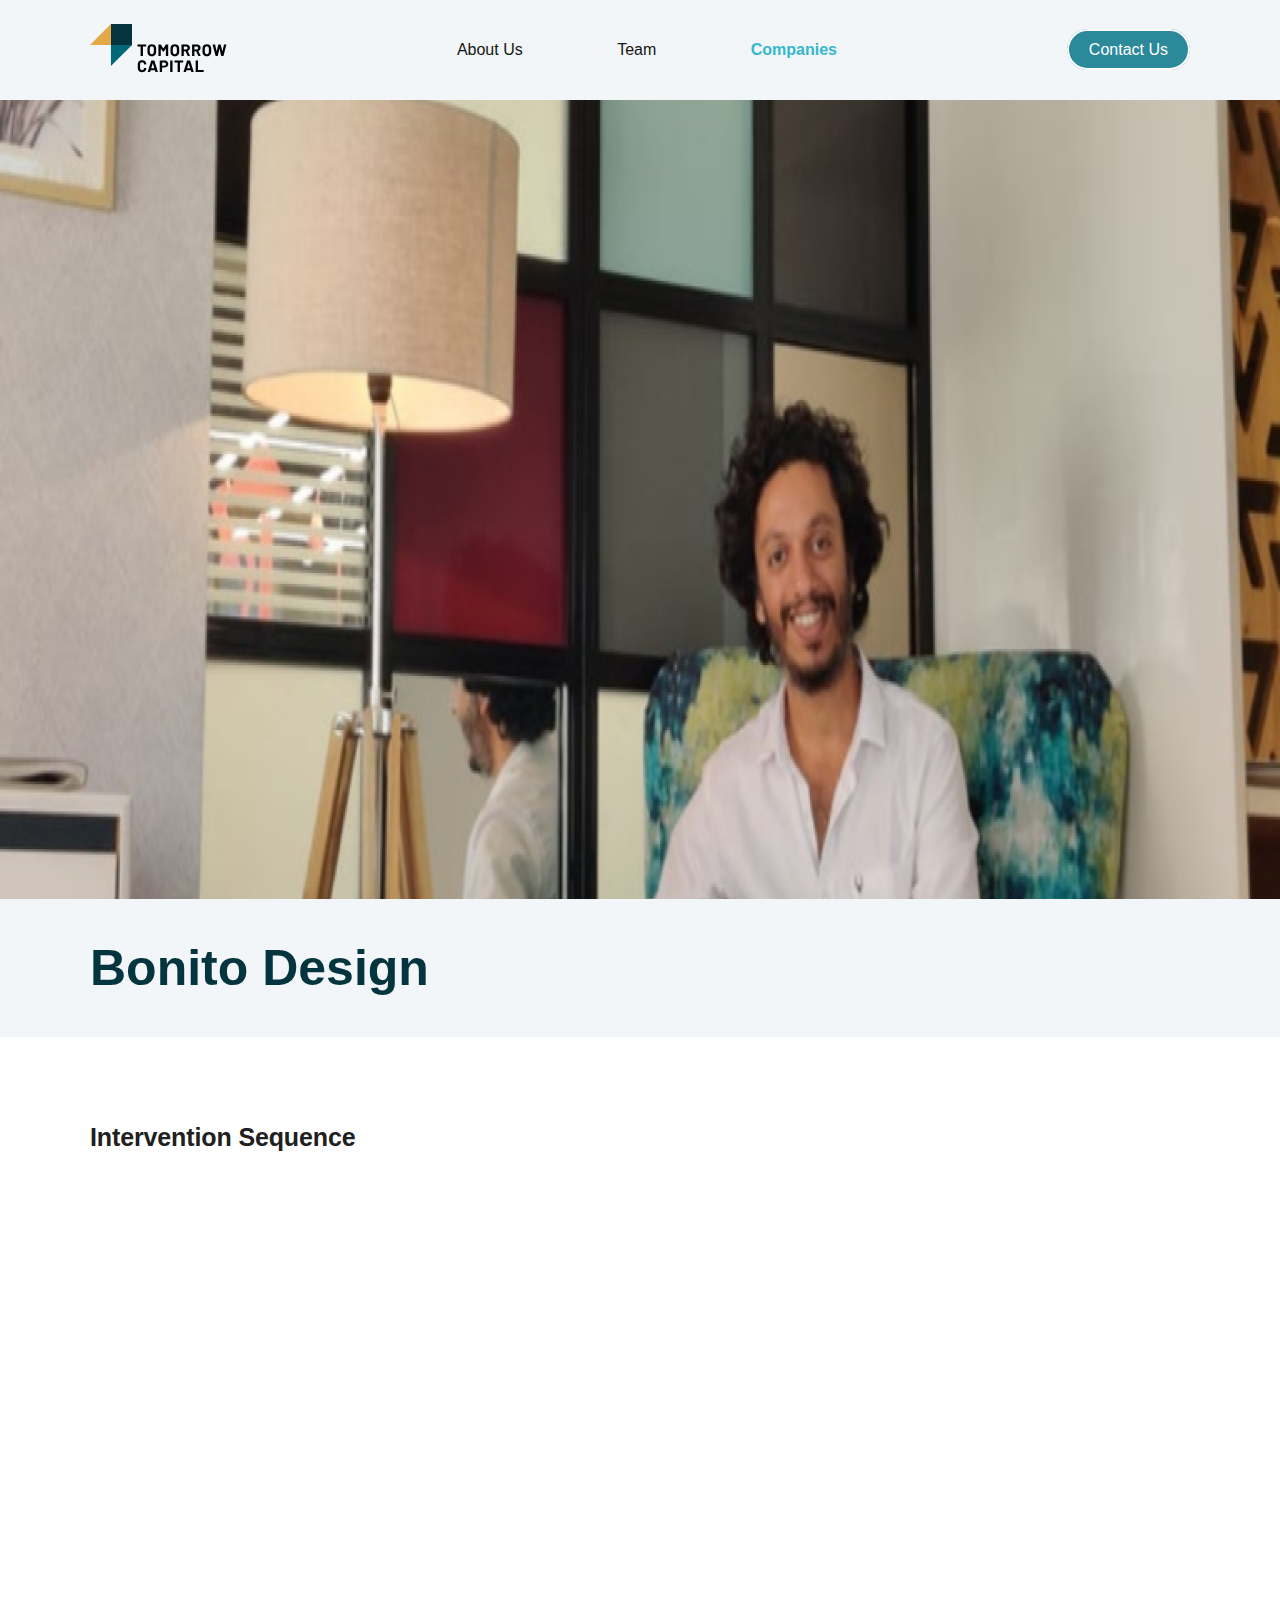
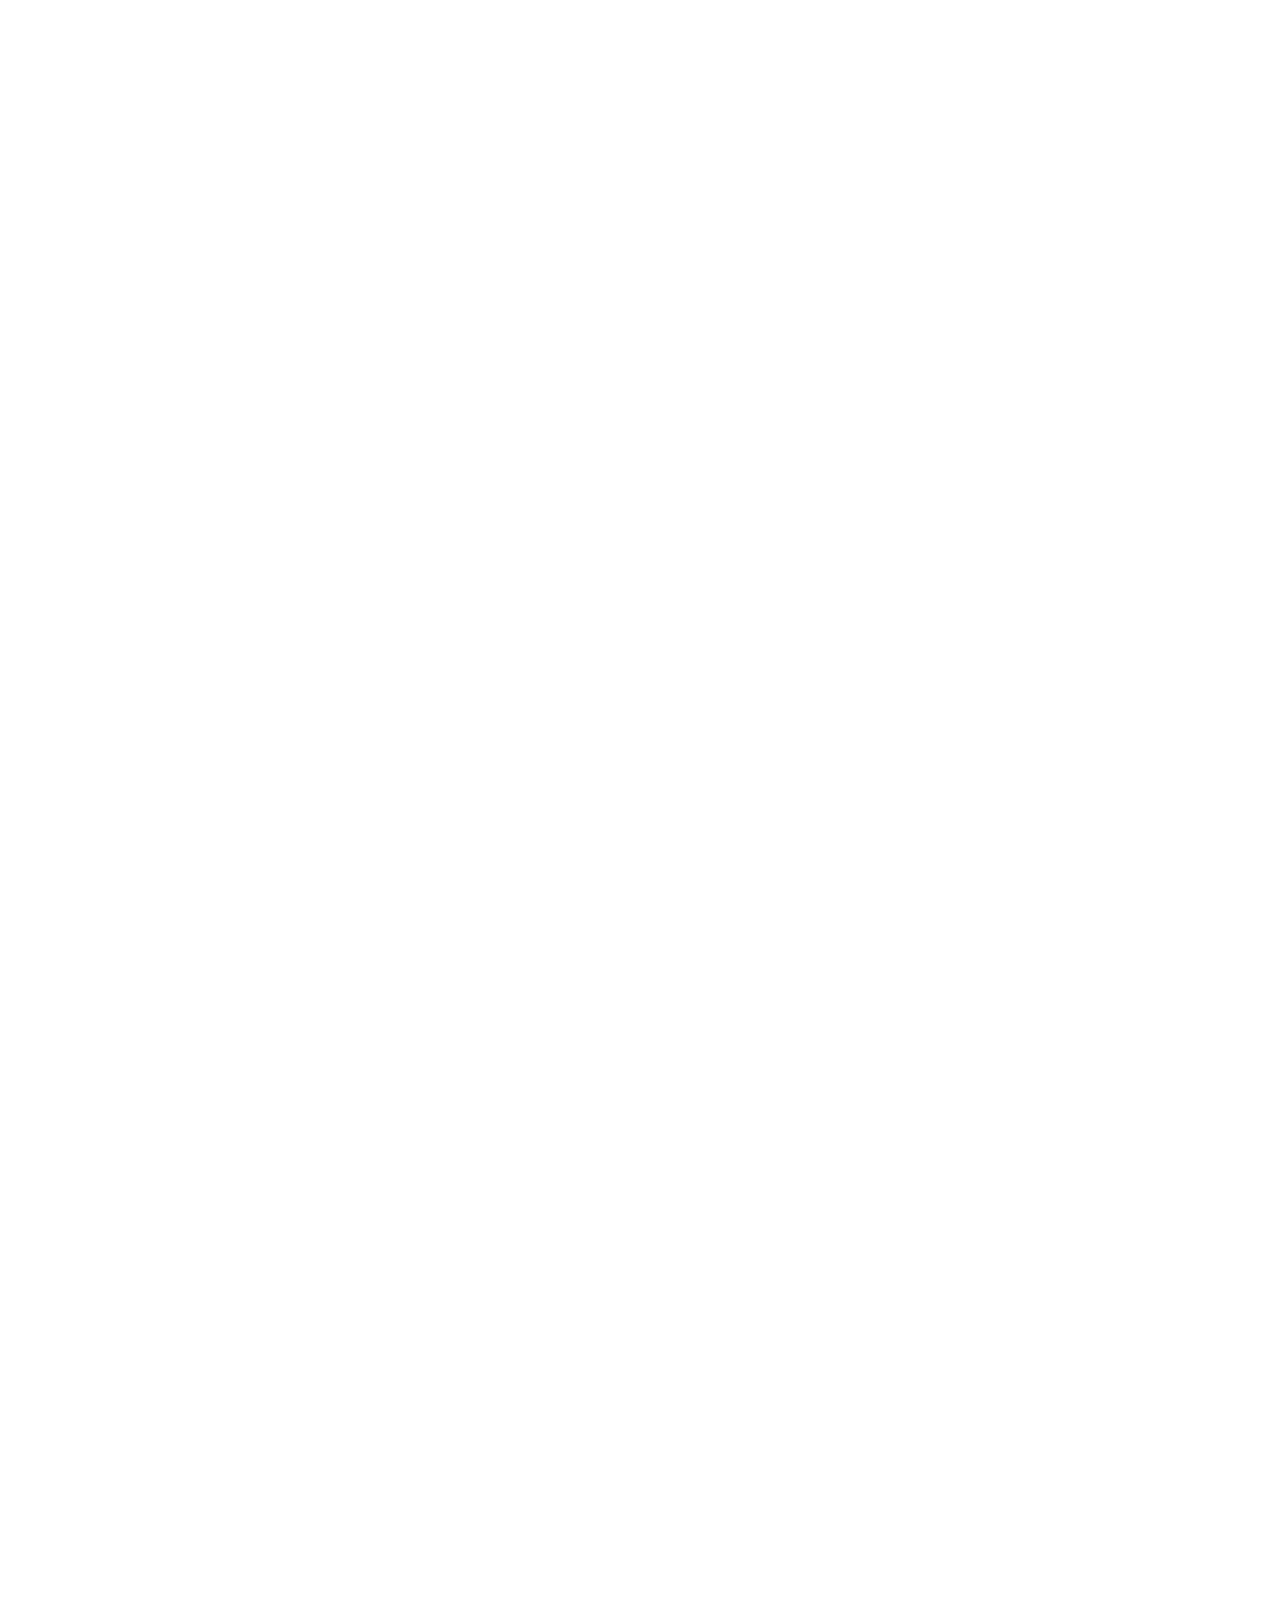
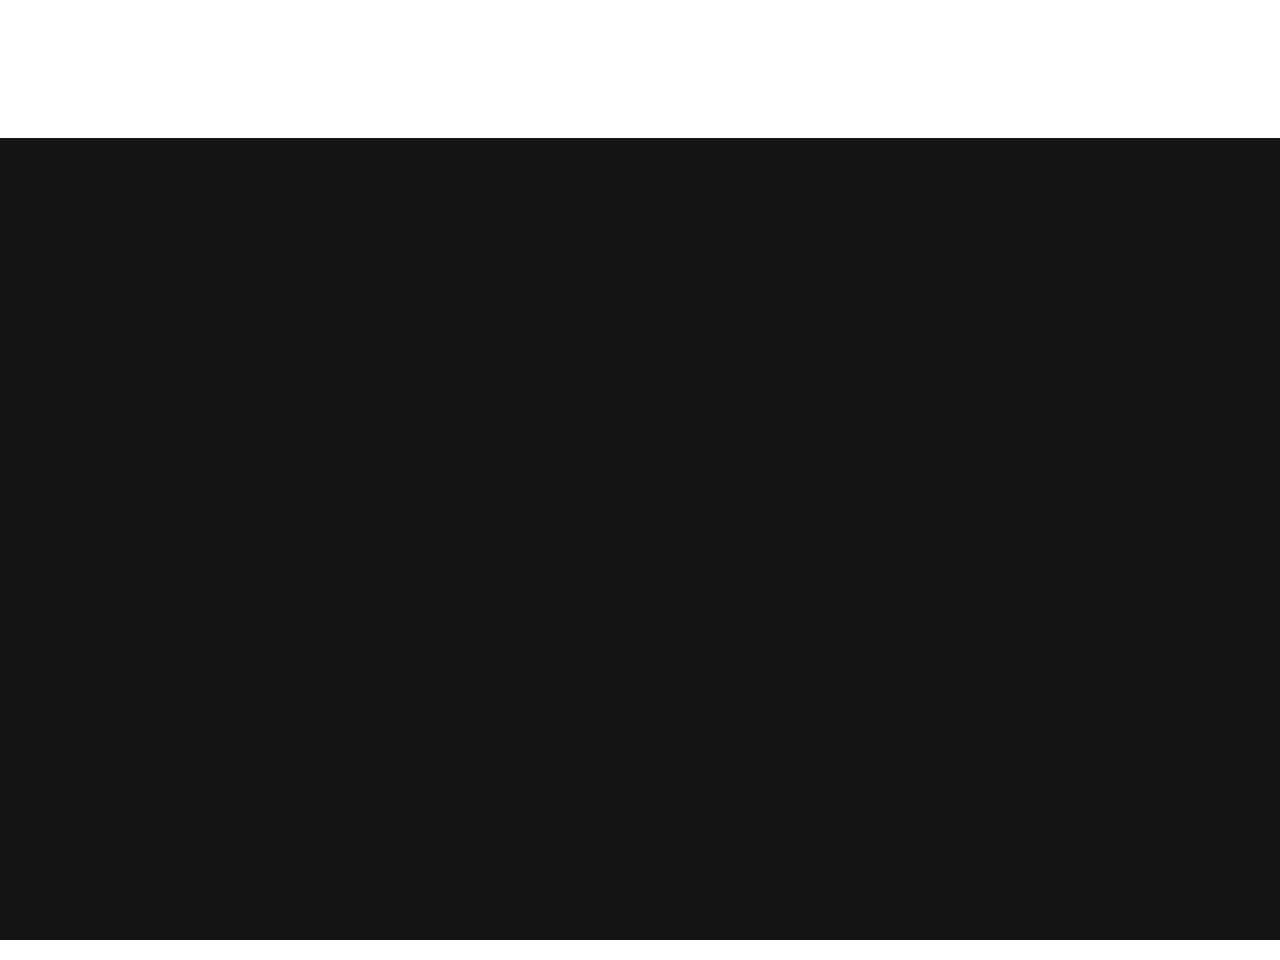
<file: bonito-design.html>
<!DOCTYPE html>
<html lang="en">

<head>
    <meta charset="UTF-8">
    <meta http-equiv="X-UA-Compatible" content="IE=edge">
    <meta name="viewport" content="width=device-width, initial-scale=1.0">
    <!-- Page title  -->
    <title>Bonito Design | Tomorrow Capital</title>
    <!-- For favicon -->
    <link rel="shortcut icon" href="./images/favicon.svg" type="image/x-icon">
    <!-- main stylesheet -->
    <link rel="stylesheet" href="css/main.css">
    <!-- CDN for scroll animation -->
    <link href="https://unpkg.com/aos@2.3.1/dist/aos.css" rel="stylesheet">
    <!-- CDN for Owl Carousel -->
    <link rel="stylesheet" href="https://cdnjs.cloudflare.com/ajax/libs/OwlCarousel2/2.3.4/assets/owl.carousel.min.css"
        integrity="sha512-tS3S5qG0BlhnQROyJXvNjeEM4UpMXHrQfTGmbQ1gKmelCxlSEBUaxhRBj/EFTzpbP4RVSrpEikbmdJobCvhE3g=="
        crossorigin="anonymous" referrerpolicy="no-referrer" />
    <link rel="stylesheet"
        href="https://cdnjs.cloudflare.com/ajax/libs/OwlCarousel2/2.3.4/assets/owl.theme.default.min.css"
        integrity="sha512-sMXtMNL1zRzolHYKEujM2AqCLUR9F2C4/05cdbxjjLSRvMQIciEPCQZo++nk7go3BtSuK9kfa/s+a4f4i5pLkw=="
        crossorigin="anonymous" referrerpolicy="no-referrer" />
</head>

<body>
    <!-- Start for header section  -->
    <div id="main-nav">
        <header class="header faint-gray nav-down">
            <div class="container navbar flex flex-ai-c flex-jc-sb">
                <a href="/">
                    <img src="images/capital_logo_black.svg" alt="Capital Tomorrow">
                </a>
                <div class="links has-white">
                    <a href="/our-vision.html" class="link has-text-black">About Us</a>
                    <a href="/our-team.html" class="link has-text-black">Team</a>
                    <!-- <a href="#blog" class="link has-text-black">Blog</a> -->
                    <a href="/companies.html" class="link has-text-black is-active-link">Companies</a>
                    <a href="/contact-us.html" class="link btn-active hide-border is-hidden-tab">Contact Us</a>
                </div>
                <div class="links is-hidden-mob">
                    <a href="#contact-us" class="link btn-active">Contact Us</a>
                </div>
                <div class="bottom-image hide-for-laptop">
                    <img src="images/header-bottom.png" alt="Capital Tomorrow">
                </div>
                <div class="hamburger hide-for-laptop">
                    <span class="has-bg-black"></span>
                    <span class="has-bg-black"></span>
                    <span class="has-bg-black"></span>
                </div>
            </div>
        </header>
    </div>
    <div class="companies-pages contact-us-gap">
        <img src="./images/companies/pages/bonito-design.png" alt="Bonito Design" class="section-bg-img">
        <div data-aos="fade-up" data-aos-anchor-placement="top-bottom" data-aos-duration="2000" class="main-heading">
            <h1 id="blog" class="container">Bonito Design</h1>
        </div>
        <div class="content-section container">
            <h2>Intervention Sequence</h2>
            <div class="intervention">
                <div data-aos="fade-up" data-aos-anchor-placement="top-bottom" data-aos-duration="2000" class="items">
                    <div class="item">
                        <div class="logo flex flex-ai-c flex-jc-c">
                            <img src="./images/companies/pages/icon-1.png" alt="img">
                        </div>
                        <h3 class="title">Kick off</h3>
                    </div>
                    <div class="item">
                        <div class="logo flex flex-ai-c flex-jc-c">
                            <img src="./images/companies/pages/icon-2.png" alt="img">
                        </div>
                        <h3 class="title">Branding</h3>
                    </div>
                    <div class="item">
                        <div class="logo flex flex-ai-c flex-jc-c">
                            <img src="./images/companies/pages/icon-3.png" alt="img">
                        </div>
                        <h3 class="title">Recruitment</h3>
                    </div>
                    <div class="item">
                        <div class="logo flex flex-ai-c flex-jc-c">
                            <img src="./images/companies/pages/icon-4.png" alt="img">
                        </div>
                        <h3 class="title">Focus</h3>
                    </div>
                    <div class="item">
                        <div class="logo flex flex-ai-c flex-jc-c">
                            <img src="./images/companies/pages/icon-5.png" alt="img">
                        </div>
                        <h3 class="title">Organizational <br>
                            Restructuring</h3>
                    </div>
                </div>
                <div data-aos="fade-up" data-aos-anchor-placement="top-bottom" data-aos-duration="2000"
                    class="flex date-info">
                    <div class="round-circle">
                        <p>Sep 19</p>
                    </div>
                    <div class="text">
                        <p><span>3X</span> Revenue</p>
                        <p><span>7.5%</span> Savings in Procurement</p>
                    </div>
                </div>
            </div>
            <div data-aos="fade-up" data-aos-anchor-placement="top-bottom" data-aos-duration="2000"
                class="first-grid is-gird-1">
                <div class="col is-small">
                    <p class="bottom-gap">
                        The interior design space in India is reminiscent of the real estate space
                        a couple of decades ago. Highly concentrated but extremely fragmented market
                        with multiple local players and very low customer satisfaction, ripe for disruption
                        with large organized players solving for customer acquisition and quality execution.
                        With this hypothesis, we scanned the market for quality upcoming players in the
                        interior design market and invested in Bonito Designs, a bootstrapped startup in
                        Bangalore with years of strong brand building and customer centric approach.
                    </p>
                    <p class="bottom-gap">
                        Since then, we have worked very closely with them, helping build their
                        entire sales and marketing organization brining in world class talent,
                        and also shoring up strength in the supply chain with our team members
                        spending most of their time on the ground in Bangalore.
                    </p>
                    <p>
                        Over the last 2 years, the business has grown over 10x in monthly revenues,
                        becoming the fastest and most efficient player to achieve an ARR of 100 Cr in
                        the industry
                    </p>
                </div>

                <img src="./images/companies/pages/green-big-icon.svg" alt="green-big-icon" class="bottom-icon1">
                <img src="./images/companies/pages/yellow-round-icon.svg" alt="green-round-icon" class="bottom-icon2">
            </div>
            <div class="second-grid card-info">
                <div data-aos="fade-up" data-aos-anchor-placement="top-bottom" data-aos-duration="2000"
                    class="col right-gap">
                    <img src="./images/companies/pages/rickson-dsouza.png" alt="rickson-dsouza">
                    <h3>Rickson Dsouza</h3>
                    <h4>Bonito Designs</h4>
                    <p>
                        It’s been a pleasure working with Tomorrow Capital team. We never felt
                        like working with VCs or Investment team. It always felt like working with
                        friends to achieve bigger goals and dreams. This is just the beginning. We
                        are in the process of building great teams and interior company which will
                        design and execute the dreams for millions.
                    </p>
                </div>
                <div data-aos="fade-up" data-aos-anchor-placement="top-bottom" data-aos-duration="2000"
                    class="col left-gap">
                    <img src="./images/companies/pages/sameer-am.png" alt="sameer-am">
                    <h3>Sameer A M</h3>
                    <h4>Bonito Designs</h4>
                    <p>
                        The vision Tomorrow Capital team brings to table is far and outreaching and
                        so is their grounding and commitment in day to day act that gets us closer
                        to that vision. It is this extremely rare to find combination of flavors that
                        led us to partner with them. We have enjoyed working with the team so far and
                        hope to travel miles.
                    </p>
                </div>
            </div>
            <img data-aos="fade-up" data-aos-anchor-placement="top-bottom" data-aos-duration="2000"
                src="./images/companies/red-bonito-logo.png" alt="red-bonito-logo" class="bonito-logo">
        </div>
        <div class="card-section">
            <h3 data-aos="fade-up" data-aos-anchor-placement="top-bottom" data-aos-duration="2000"
                class="next-page-space">Next Case Study</h3>
            <div id="blog" class="col-wrapper">
                <div class="col-1">
                    <div data-aos="fade-up" data-aos-anchor-placement="top-bottom" data-aos-duration="2000"
                        class="first-cell">
                        <div class="card-1">
                            <img src="./images/companies/card-3.png" alt="card-2">
                        </div>
                    </div>
                    <div data-aos="fade-up" data-aos-anchor-placement="top-bottom" data-aos-duration="2000"
                        class="second-cell has-bg-whiter">
                        <div class="right-icon">
                            <a href="/leverage-edu.html" title="Next Case Study">
                                <img src="./images/companies/pages/right-arrow.svg" alt="right-arrow">
                            </a>
                        </div>
                        <div class="logo">
                            <img src="./images/companies/pages/leverage-edu-icon.png" alt="leverage-edu-icon">
                        </div>
                        <div class="card-info">
                            <p class="desc">
                                Leverage Edu is a platform that helps students acquire
                                higher and global education. With our collaboration of
                                only a few months, they have increased their returns
                                exponentially. They have now set on the path to becoming
                                a leading higher education platform globally.
                            </p>
                            <div class="btn-wrapper">
                                <a href="/leverage-edu.html" class="btn">OUR INVESTMENT THESIS</a>
                            </div>
                        </div>
                    </div>
                </div>
            </div>
        </div>
    </div>
    <!-- Start for footer section  -->
    <footer class="footer container space-top-bottom">
        <div data-aos="fade-up" data-aos-anchor-placement="top-bottom" data-aos-duration="2000" class="footer-icon"><img
                src="images/footer_logo.svg" alt="Footer Logo"></div>
        <div class="footer-content">
            <div data-aos="fade-up" data-aos-anchor-placement="top-bottom" data-aos-duration="2000"
                class="footer-content-head">
                <h1>We solve <br>
                    Tomorrow’s problems Today</h1>
            </div>
            <div data-aos="fade-up" data-aos-anchor-placement="top-bottom" data-aos-duration="2000"
                class="footer-content-items">
                <div class="item item-L">
                    <h2 class="item-head">Location</h2>
                    <ul class="location-desc">
                        <p>7th Floor, Lodha Excelus , Apollo Mills, NM Joshi Marg, Mahalakshmi, Mumbai, Maharashtra
                            400011</p>
                    </ul>
                    <div class="location-img">
                        <iframe
                            src="https://www.google.com/maps/embed?pb=!1m18!1m12!1m3!1d3772.7241867620487!2d72.82667571437548!3d18.987784559674857!2m3!1f0!2f0!3f0!3m2!1i1024!2i768!4f13.1!3m3!1m2!1s0x3be7ce5ff0c91c61%3A0x99e5f5f575271292!2sLODHA%20Excelus!5e0!3m2!1sen!2sin!4v1643989273843!5m2!1sen!2sin"
                            width="100%" style="border:0;" allowfullscreen="" loading="lazy"></iframe>
                    </div>
                </div>
                <div class="item  item-W">
                    <h2 class="item-head">Website</h2>
                    <ul>
                        <li><a href="#main-nav">Home</a></li>
                        <li><a href="/our-vision.html">About us</a></li>
                        <li><a href="/our-team.html">Team</a></li>
                        <!-- <li><a href="#blog">Blog</a></li> -->
                        <li><a href="/companies.html">Companies</a></li>
                        <li><a href="/contact-us.html">Career</a></li>
                    </ul>
                </div>
                <div class="item item-S">
                    <h2 class="item-head">Social media</h2>
                    <ul class="hide-for-mobile link-align">
                        
                        <li><a href="https://twitter.com/capitaltomorrow" target="_blank"
                                rel="nofollow noopener noreferrer"><img src="./images/social-media/twitter.svg"
                                    alt="Twitter"><span>Twitter</span></a></li>
                        <li><a href="https://www.linkedin.com/company/tomorrow-capital" target="_blank"
                                rel="nofollow noopener noreferrer"><img src="./images/social-media/linkedIn.svg"
                                    alt="LinkedIn"><span>LinkedIn</span></a></li>
                    </ul>
                    <ul class="hide-for-laptop flex flex-jc-c">
                        <!-- <li><a href="#"><img src="./images/social-media/facebook.svg" alt="Facebook"> </a></li> -->
                        <li><a href="https://twitter.com/capitaltomorrow" target="_blank"
                                rel="nofollow noopener noreferrer"><img src="./images/social-media/twitter.svg"
                                    alt="Twitter"></i></a></li>
                        <!-- <li><a href="#"><img src="./images/social-media/instagram.svg" alt="Instagram"></i></a></li> -->
                        <li><a href="https://www.linkedin.com/company/tomorrow-capital" target="_blank"
                                rel="nofollow noopener noreferrer"><img src="./images/social-media/linkedIn.svg"
                                    alt="LinkedIn"></a></li>
                    </ul>
                </div>
                <div class="item item-N center-align">
                    <h2 class="item-head">Contacts</h2>
                    <!-- <input type="text" placeholder="Email Id">
                <a href="#" class="btn">Subscribe</a> -->
                    <p>Email:
                        <a href="mailto:info@tomorrowcapital.in">info@tomorrowcapital.in</a>
                    </p>
                      <!-- <p style="display: none;">Contact Number:
                        <a href="tel:+123456789">123456789
                        </a>
                    </p> -->
                </div>
            </div>
        </div>
    </footer>
    <!-- Back to top button -->
    <a id="button-top">
        <img title="Scroll To Top" src="./images/scroll-top.svg" alt="scroll-top">
    </a>
    <!-- script for scroll animation  -->
    <script src="https://unpkg.com/aos@2.3.1/dist/aos.js"></script>
    <!-- jquery script  -->
    <script src="https://cdnjs.cloudflare.com/ajax/libs/jquery/3.6.0/jquery.min.js"
        integrity="sha512-894YE6QWD5I59HgZOGReFYm4dnWc1Qt5NtvYSaNcOP+u1T9qYdvdihz0PPSiiqn/+/3e7Jo4EaG7TubfWGUrMQ=="
        crossorigin="anonymous" referrerpolicy="no-referrer"></script>
    <!-- header script file  -->
    <script src="./js/header.js"></script>
    <!-- scroll animation obj initialized  -->
    <script>
        AOS.init();
    </script>
</body>

</html>
</file>
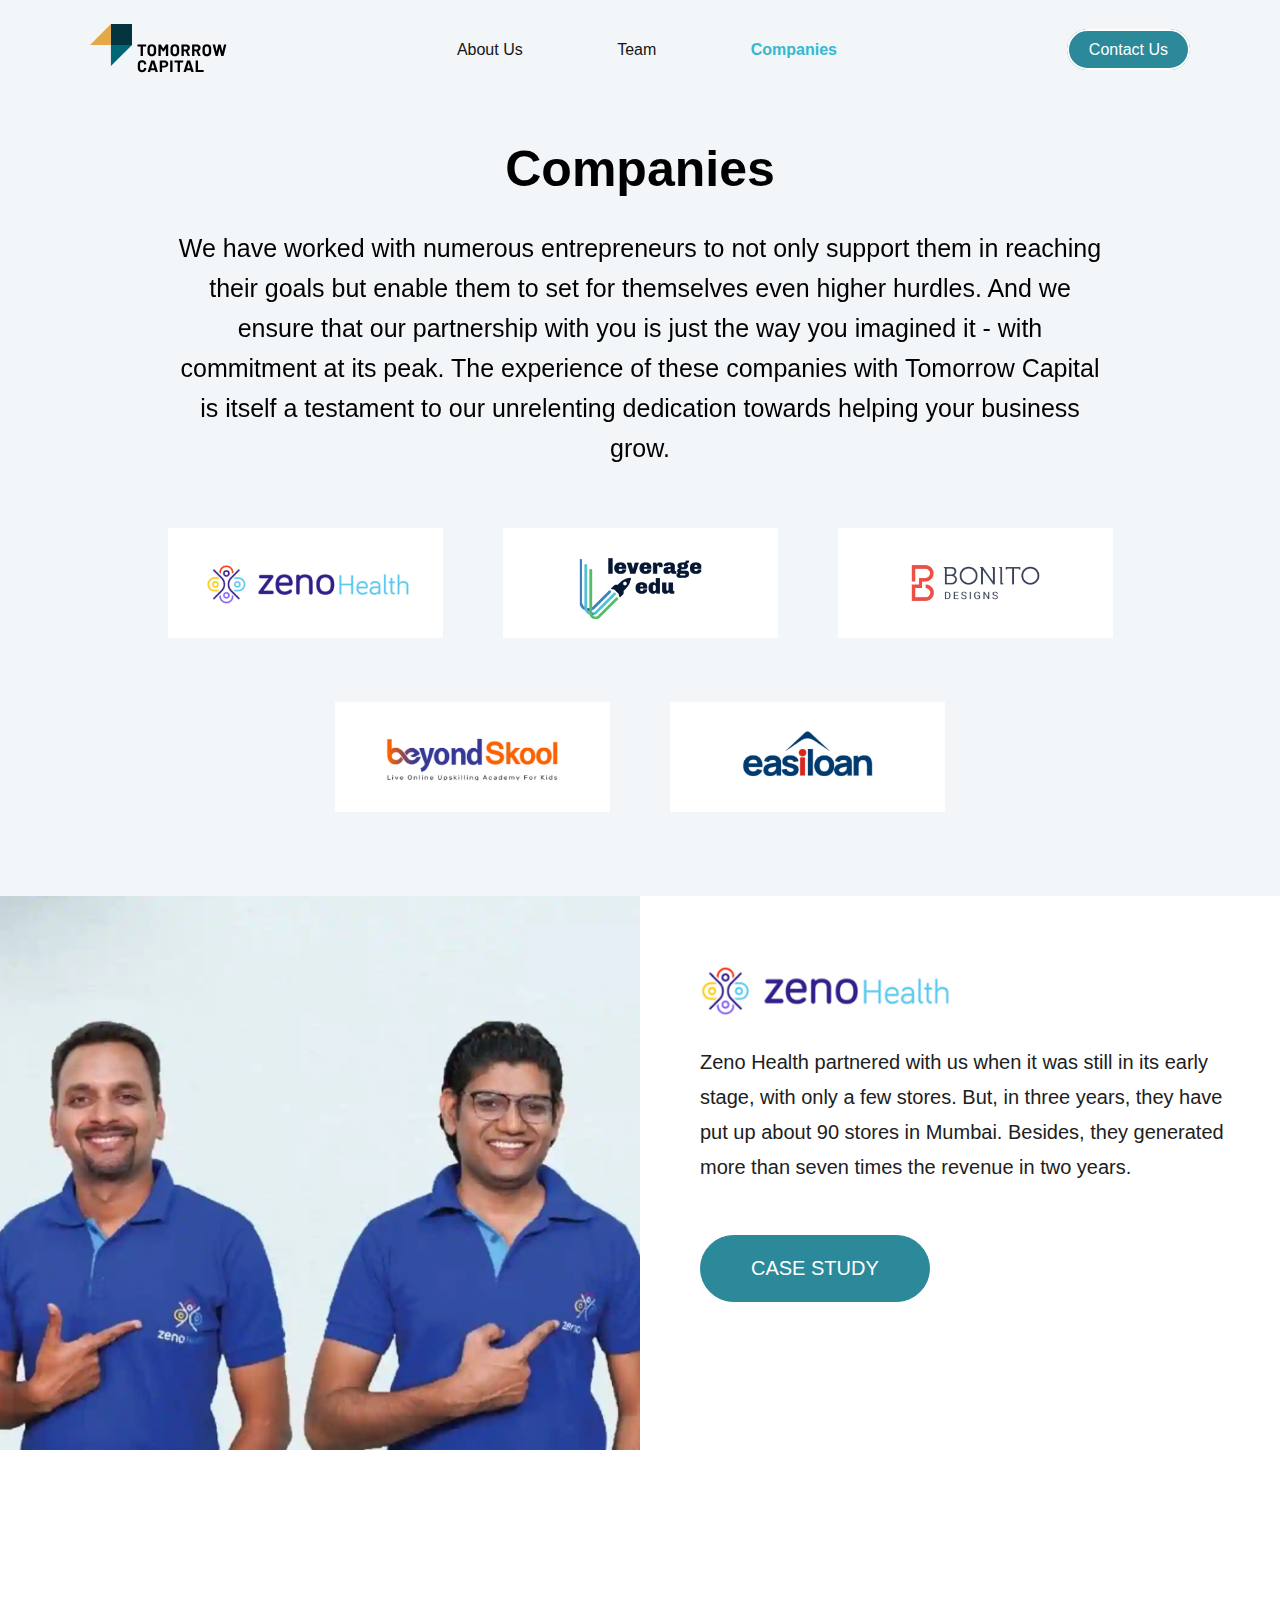
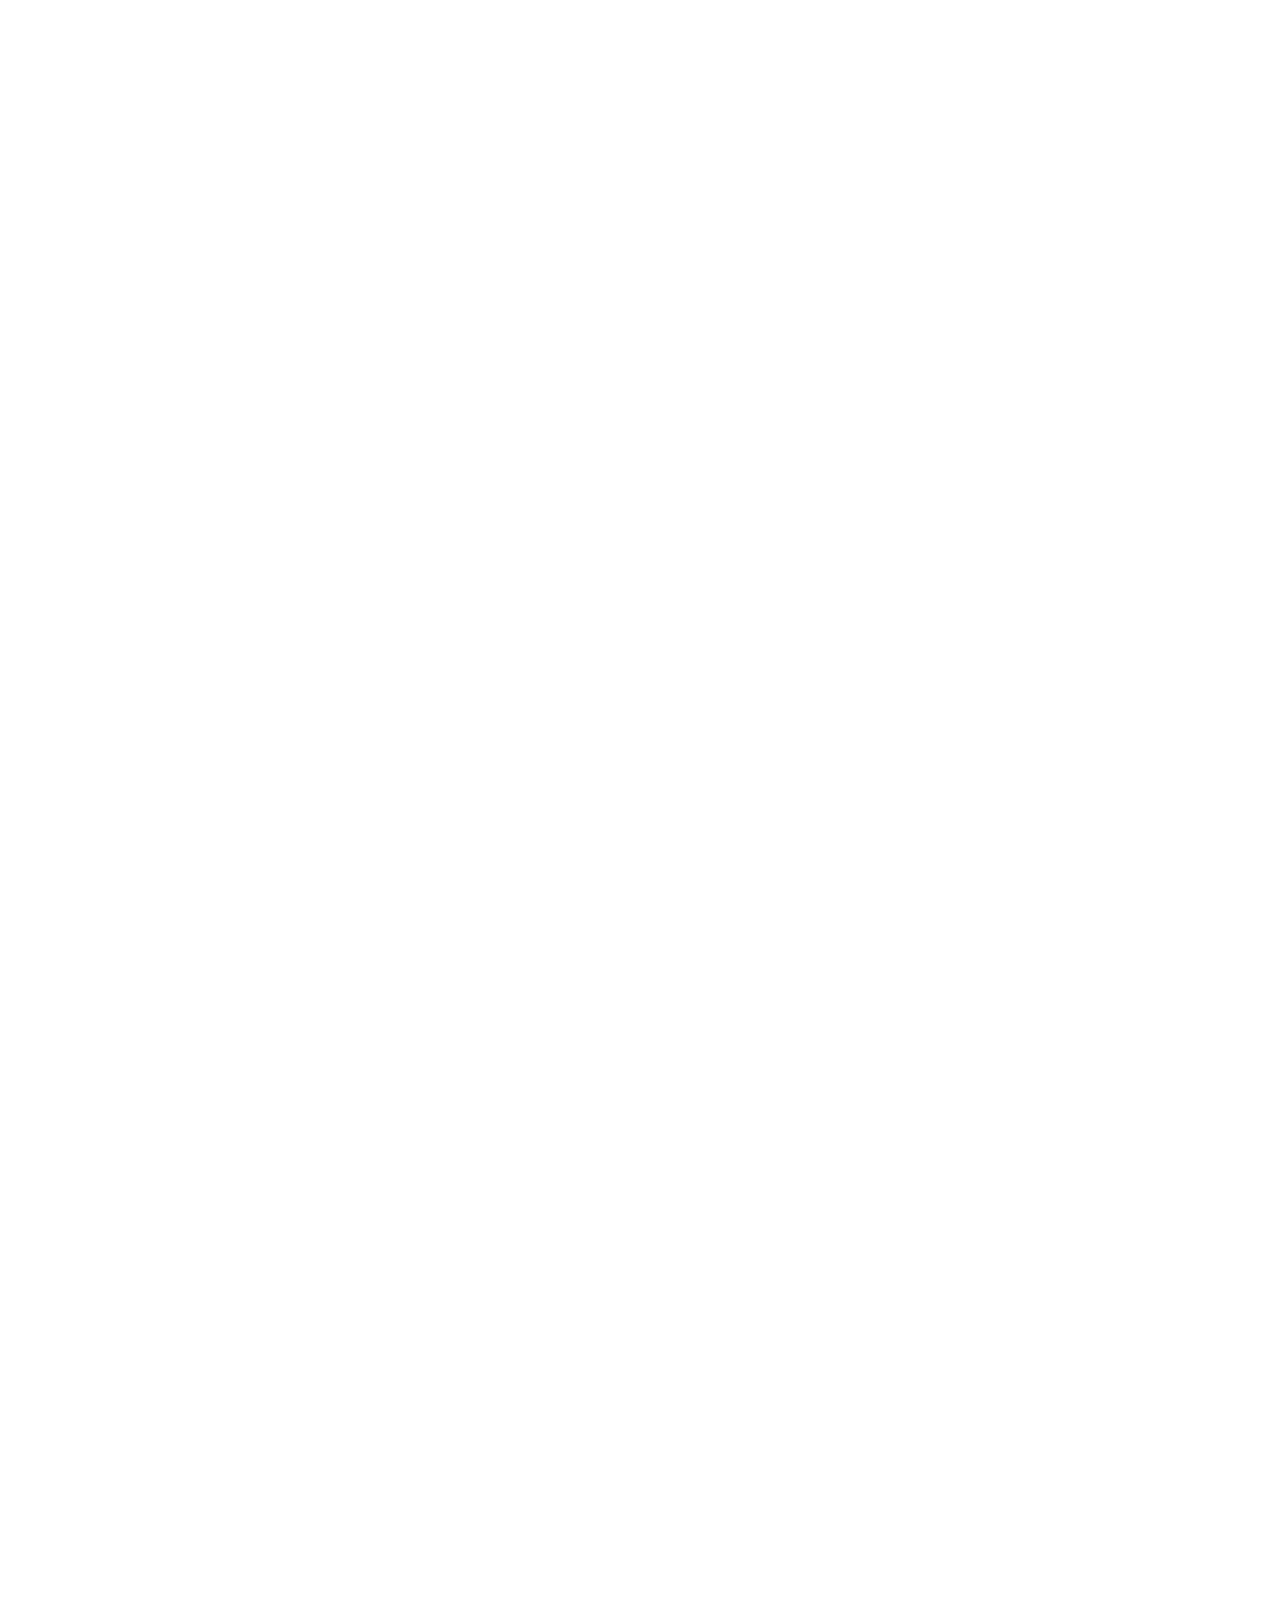
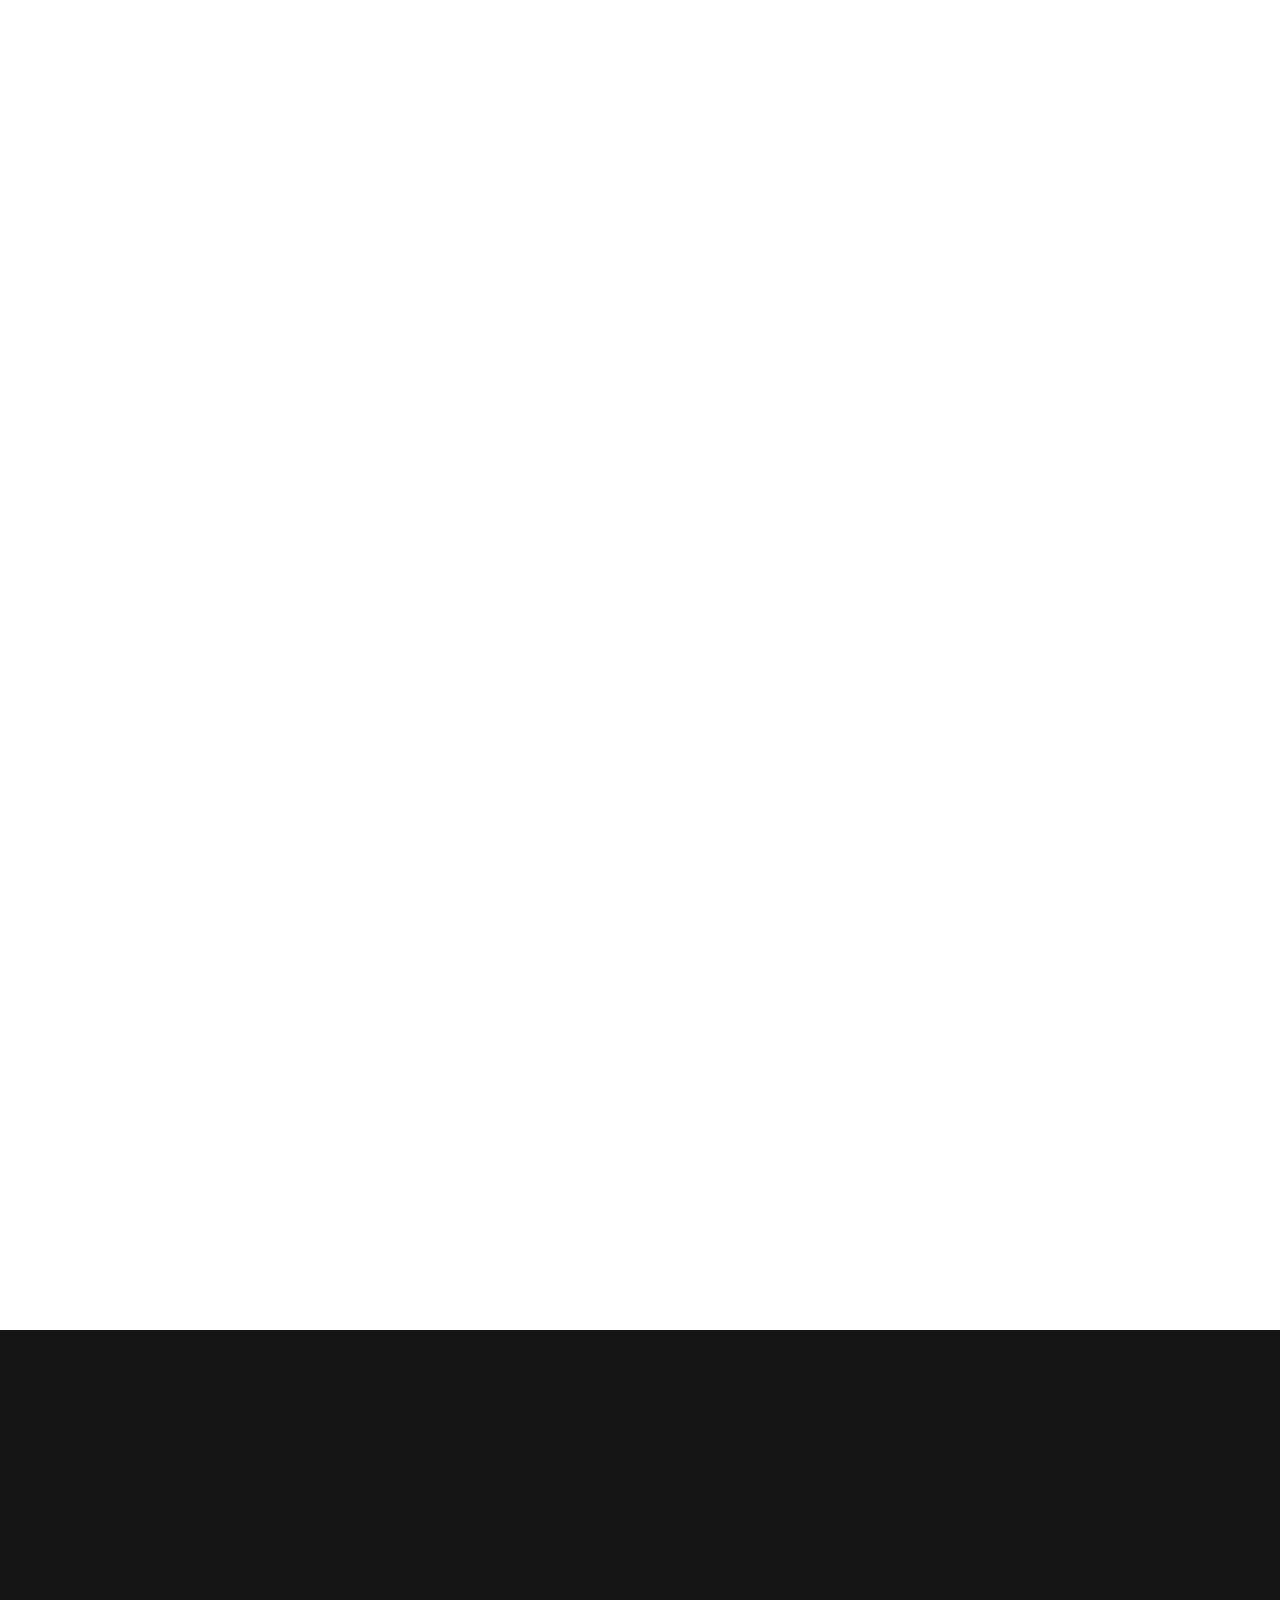
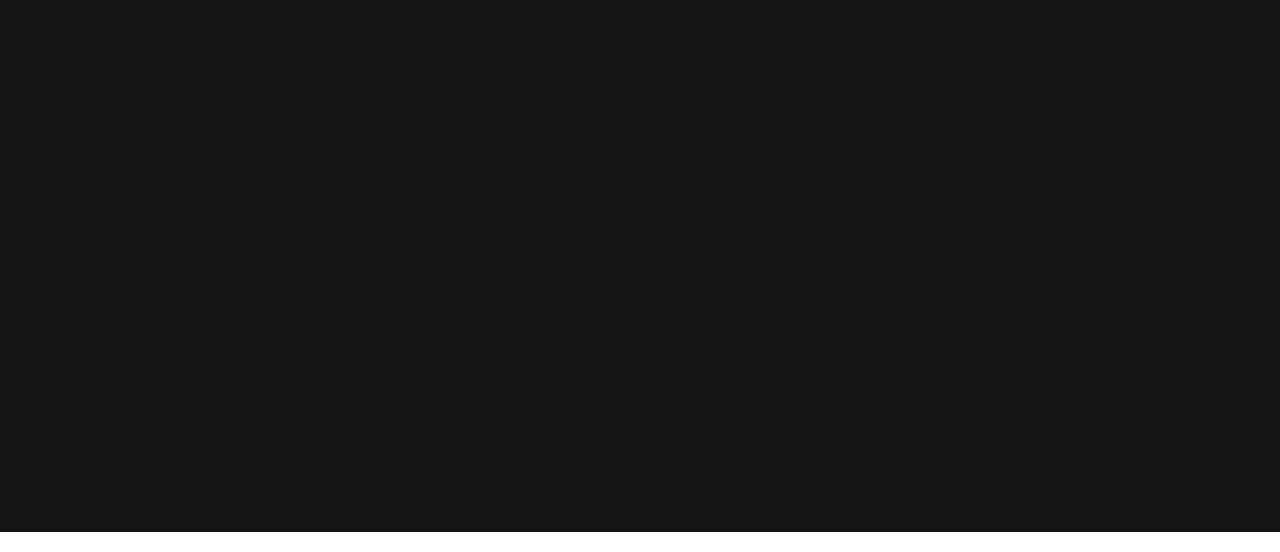
<file: companies.html>
<!DOCTYPE html>
<html lang="en">

<head>
    <meta charset="UTF-8">
    <meta http-equiv="X-UA-Compatible" content="IE=edge">
    <meta name="viewport" content="width=device-width, initial-scale=1.0">
    <!-- Page title  -->
    <title>Companies | Tomorrow Capital</title>
    <!-- For favicon -->
    <link rel="shortcut icon" href="./images/favicon.svg" type="image/x-icon">
    <!-- main stylesheet -->
    <link rel="stylesheet" href="css/main.css">
    <!-- CDN for scroll animation -->
    <link href="https://unpkg.com/aos@2.3.1/dist/aos.css" rel="stylesheet">
    <!-- CDN for Owl Carousel -->
    <link rel="stylesheet" href="https://cdnjs.cloudflare.com/ajax/libs/OwlCarousel2/2.3.4/assets/owl.carousel.min.css"
        integrity="sha512-tS3S5qG0BlhnQROyJXvNjeEM4UpMXHrQfTGmbQ1gKmelCxlSEBUaxhRBj/EFTzpbP4RVSrpEikbmdJobCvhE3g=="
        crossorigin="anonymous" referrerpolicy="no-referrer" />
    <link rel="stylesheet"
        href="https://cdnjs.cloudflare.com/ajax/libs/OwlCarousel2/2.3.4/assets/owl.theme.default.min.css"
        integrity="sha512-sMXtMNL1zRzolHYKEujM2AqCLUR9F2C4/05cdbxjjLSRvMQIciEPCQZo++nk7go3BtSuK9kfa/s+a4f4i5pLkw=="
        crossorigin="anonymous" referrerpolicy="no-referrer" />
</head>

<body>
    <!-- Start for header section  -->
    <div id="main-nav">
        <header class="header faint-gray nav-down">
            <div class="container navbar flex flex-ai-c flex-jc-sb">
                <a href="/">
                    <img src="images/capital_logo_black.svg" alt="Capital Tomorrow">
                </a>
                <div class="links faint-blue">
                    <a href="/our-vision.html" class="link has-text-black">About Us</a>
                    <a href="/our-team.html" class="link has-text-black">Team</a>
                    <!-- <a href="#blog" class="link has-text-black">Blog</a> -->
                    <a href="/companies.html" class="link has-text-black is-active-link">Companies</a>
                    <a href="#contact-us" class="link btn-active hide-border is-hidden-tab">Contact Us</a>
                </div>
                <div class="links is-hidden-mob">
                    <a href="#contact-us" class="link btn-active">Contact Us</a>
                </div>
                <div class="bottom-image hide-for-laptop">
                    <img src="images/header-bottom.png" alt="Capital Tomorrow">
                </div>
                <div class="hamburger hide-for-laptop">
                    <span class="has-bg-black"></span>
                    <span class="has-bg-black"></span>
                    <span class="has-bg-black"></span>
                </div>
            </div>
        </header>
    </div>
    <!-- Start for home page banner  -->
    <div class="our-companies">
        <div class="content-wrapper">
            <div data-aos="fade-up" data-aos-anchor-placement="top-bottom" data-aos-duration="2000" class="container">
                <div class="banner-container">
                    <h1 class="heading-text">
                        Companies
                    </h1>
                    <p>
                        We have worked with numerous entrepreneurs to not only support them in
                        reaching their goals but enable them to set for themselves even higher
                        hurdles. And we ensure that our partnership with you
                        is just the way you imagined it - with commitment at its peak.
                        The experience of these companies with
                        Tomorrow Capital is itself a testament to our unrelenting dedication
                        towards helping your business grow.
                    </p>
                </div>
                <!-- For desktop & tablet view  -->
                <div class="banner_logo">
                    <a href="https://zeno.health" title="Zeno Health" rel="nofollow noopener noreferrer" target="_blank"
                        class="flex-basis-1">
                        <img src="./images/our-portfolio/zeno-health.jpg" alt="zeno-health" class="img1">
                    </a>
                    <a href="https://leverageedu.com" title="Leverage-edu" rel="nofollow noopener noreferrer"
                        target="_blank" class="flex-basis-1">
                        <img src="./images/our-portfolio/leverage-edu.jpg" alt="leverage-edu" class="img1">
                    </a>
                    <a href="https://bonito.in" title="Bonito Design" rel="nofollow noopener noreferrer" target="_blank"
                        class="flex-basis-1">
                        <img src="./images/our-portfolio/bonito-design.jpg" alt="bonito-design" class="img1">
                    </a>
                    <a href="https://gobeyondskool.com" title="Beyondskool" rel="nofollow noopener noreferrer"
                        target="_blank" class="flex-basis-1">
                        <img src="./images/our-portfolio/beyond-skool.jpg" alt="beyond-skool" class="img1">
                    </a>
                    <a href="https://www.easiloan.com" title="Easiloan" rel="nofollow noopener noreferrer"
                        target="_blank" class="flex-basis-1">
                        <img src="./images/our-portfolio/easiloan.jpg" alt="easiloan" class="img1">
                    </a>
                </div>
                <!-- For mobile view  -->
                <!-- <div class="hide-for-laptop bottom-space">
                    <div class="banner_logo">
                        <div>
                            <img src="./images/companies/bonito-black-logo.png" alt="block-logo" class="img3">
                        </div>
                        <div>
                            <img src="./images/companies/zeno-black-logo.png" alt="zeno-black" class="img1">
                        </div>
                    </div>
                </div> -->
            </div>
        </div>
    </div>
    <!-- Start for blog section -->
    <div class="card-section">
        <div id="blog" class="col-wrapper">
            <div class="col-1">
                <div data-aos="fade-up" data-aos-anchor-placement="top-bottom" data-aos-duration="2000"
                    class="first-cell">
                    <div class="card-1">
                        <img src="./images/companies/card-1.png" alt="card-1">
                    </div>
                </div>
                <div data-aos="fade-up" data-aos-anchor-placement="top-bottom" data-aos-duration="2000"
                    class="second-cell">
                    <div class="logo">
                        <img src="./images/companies/zeno-blue-logo.png" alt="zeno-blue-logo">
                    </div>
                    <div class="card-info">
                        <p class="desc">
                            Zeno Health partnered with us when it was still in its early stage, with only a few stores.
                            But, in three
                            years, they have put up about 90 stores in Mumbai. Besides, they generated more than seven
                            times
                            the revenue in two years.
                        </p>
                        <!-- <p class="head hide-for-mobile">
                            We were of help with
                        </p> -->
                        <!-- <div class="icon-wrapper hide-for-mobile">
                            <div class="icon-1">
                                <div class="icon">
                                    <img src="./images/companies/icon-1.svg" alt="icon-1">
                                </div>
                                <p>Lorem ipsum </p>
                            </div>
                            <div class="icon-1">
                                <div class="icon">
                                    <img src="./images/companies/icon-2.svg" alt="icon-3">
                                </div>
                                <p>Lorem ipsum </p>
                            </div>
                        </div> -->
                        <!-- <div class="hide-for-mobile">
                            <div class="icon-1">
                                <div class="icon">
                                    <img src="./images/companies/icon-3.svg" alt="icon-3">
                                </div>
                                <p>Lorem ipsum </p>
                            </div>
                        </div> -->
                        <div class="btn-wrapper">
                            <a href="/zeno-health.html" class="btn">CASE STUDY</a>
                        </div>
                    </div>
                </div>
            </div>
            <div class="col-2">
                <div data-aos="fade-up" data-aos-anchor-placement="top-bottom" data-aos-duration="2000"
                    class="third-cell">
                    <div class="logo">
                        <img src="./images/companies/red-bonito-logo.png" alt="zeno-blue-logo">
                    </div>
                    <div class="card-info">
                        <p class="desc">
                            Bonito Designs is a bootstrapped investor design company based in Bangalore. Through their
                            efforts
                            and partnership with us, they generated ten times the monthly revenue in the last two years.
                            Interestingly, they are also one of the fastest to realize an ARR of a hundred crores.
                        </p>
                        <!-- <p class="head hide-for-mobile">
                            We were of help with
                        </p> -->
                        <!-- <div class="icon-wrapper hide-for-mobile">
                            <div class="icon-1">
                                <div class="icon">
                                    <img src="./images/companies/icon-1.svg" alt="icon-1">
                                </div>
                                <p>Lorem ipsum </p>
                            </div>
                            <div class="icon-1">
                                <div class="icon">
                                    <img src="./images/companies/icon-2.svg" alt="icon-3">
                                </div>
                                <p>Lorem ipsum </p>
                            </div>
                        </div> -->
                        <!-- <div class="hide-for-mobile">
                            <div class="icon-1 bottom-space">
                                <div class="icon">
                                    <img src="./images/companies/icon-3.svg" alt="icon-3">
                                </div>
                                <p>Lorem ipsum </p>
                            </div>
                        </div> -->
                        <div class="btn-wrapper m-b-0">
                            <a href="./bonito-design.html" class="btn">CASE STUDY</a>
                        </div>
                    </div>
                </div>
                <div data-aos="fade-up" data-aos-anchor-placement="top-bottom" data-aos-duration="2000"
                    class="fourth-cell">
                    <div class="card-1">
                        <img src="./images/companies/card-2.png" alt="card-2">
                    </div>
                </div>
            </div>
            <div class="col-1">
                <div data-aos="fade-up" data-aos-anchor-placement="top-bottom" data-aos-duration="2000"
                    class="first-cell top-cell-gap mob-gap">
                    <div class="card-1">
                        <img src="./images/companies/card-3.png" alt="card-3">
                    </div>
                </div>
                <div data-aos="fade-up" data-aos-anchor-placement="top-bottom" data-aos-duration="2000"
                    class="second-cell top-gap">
                    <div class="leverage-logo">
                        <img src="./images/companies/leverage-edu.png" alt="leverage-edu">
                    </div>
                    <div class="card-info">
                        <p class="desc">
                            Leverage Edu is a platform that helps students acquire higher and global education. With our
                            collaboration of only a few months, they have increased their returns exponentially. They
                            have now
                            set on the path to becoming a leading higher education platform globally.
                        </p>
                        <div class="btn-wrapper">
                            <a href="./leverage-edu.html" class="btn">OUR INVESTMENT THESIS</a>
                        </div>
                    </div>
                </div>
            </div>
            <div class="col-2">
                <div data-aos="fade-up" data-aos-anchor-placement="top-bottom" data-aos-duration="2000"
                    class="third-cell">
                    <div class="logo-1">
                        <img src="./images/companies/beyond-skool.png" alt="beyond-skool">
                    </div>
                    <div class="card-info">
                        <p class="desc">
                            A live, online co-curricular upskilling academy for kids aged 5-15 years
                            that provides a global curriculum-based learning outcome irrespective of the
                            school that the students attend.
                        </p>
                        <div class="btn-wrapper m-b-0">
                            <a href="https://gobeyondskool.com" rel="nofollow noopener noreferrer" target="_blank"
                                class="btn">VISIT WEBSITE</a>
                        </div>
                    </div>
                </div>
                <div data-aos="fade-up" data-aos-anchor-placement="top-bottom" data-aos-duration="2000"
                    class="fourth-cell">
                    <div class="card-1">
                        <img src="./images/companies/card-4.png" alt="card-4">
                    </div>
                </div>
            </div>
            <div class="col-1">
                <div data-aos="fade-up" data-aos-anchor-placement="top-bottom" data-aos-duration="2000"
                    class="first-cell top-cell-gap mob-gap">
                    <div class="card-1">
                        <img src="./images/companies/card-5.png" alt="card-5">
                    </div>
                </div>
                <div data-aos="fade-up" data-aos-anchor-placement="top-bottom" data-aos-duration="2000"
                    class="second-cell top-gap">
                    <div class="leverage-logo">
                        <img src="./images/companies/easiloan.png" alt="easiloan">
                    </div>
                    <div class="card-info">
                        <p class="desc">
                            India’s 1st digital home loan platform which manages the end-to-end home
                            loan journey for customers streamlining it on timelines, best offers and
                            convenience while also delivering efficiency to the real estate and banking
                            stakeholders.
                        </p>
                        <div class="btn-wrapper">
                            <a href="https://www.easiloan.com" rel="nofollow noopener noreferrer" target="_blank"
                                class="btn">VISIT WEBSITE</a>
                        </div>
                    </div>
                </div>
            </div>
        </div>
    </div>
    <!-- Start for Come, say Hi section  -->
    <div id="contact-us" class="sayhi bottom-gap">
        <h1 data-aos="fade-up" data-aos-anchor-placement="top-bottom" data-aos-duration="2000"
            class="container sayhi-head top-space">Come, say Hi.</h1>
        <div class="sayhi-form flex ">
            <div data-aos="fade-up" data-aos-anchor-placement="top-bottom" data-aos-duration="2000" class="left">
                <button class="btn btn-enq">Share An Idea
                    <img style="visibility: hidden;" src="./images/form_arrow.svg" alt="form_arrow">
                </button>
                <button class="btn btn-join">Join Us
                    <img style="visibility: hidden;" src="./images/form_arrow.svg" alt="form_arrow">
                </button>
            </div>
            <div data-aos="fade-up" data-aos-anchor-placement="top-bottom" data-aos-duration="2000" class="right">
                <ul>
                    <li>
                        <form class="form form1">
                            <div class="email-company form-handle flex">
                                <div><label for="company-name">COMPANY NAME</label>
                                    <input type="text" placeholder="Company Name" class="" id="company-name">
                                </div>
                                <div><label for="website">WEBSITE</label>
                                    <input type="text" placeholder="Website" id="website">
                                </div>
                            </div>
                            <div class="message form-handle">
                                <label for="message">ABOUT THE COMPANY</label>
                                <input type="text" placeholder="About The Company" id="message" class="wd-100">
                            </div>
                            <div class="email-company form-handle flex">
                                <div>
                                    <label for="industry-ategory1">INDUSTRY CATEGORY</label>
                                    <!-- <input type="text" placeholder="Industry Category" id="industry-ategory1"> -->
                                    <select name="industry-ategory1" id="industry-ategory1">
                                        <option selected value="Select">Select</option>
                                        <option value="Food & Beverage">Food & Beverage</option>
                                        <option value="Finance">Finance</option>
                                        <option value="Fitness, Sports & Entertainment">Fitness, Sports & Entertainment</option>
                                        <option value="Others">Others</option>
                                        <option value="Media">Media</option>
                                        <option value="FMCD">FMCD</option>
                                        <option value="Personal Care & Beauty">Personal Care & Beauty</option>
                                        <option value="Mother & Child">Mother & Child</option>
                                        <option value="Agriculture">Agriculture</option>
                                        <option value="FMCG & Retail">FMCG & Retail</option>
                                        <option value="Auto & Logistics">Auto & Logistics</option>
                                        <option value="Health & Wellness">Health & Wellness</option>
                                        <option value="Real Estate & Interiors">Real Estate & Interiors</option>
                                        <option value="Education">Education</option>
                                        <option value="Services">Services</option>
                                        <option value="Tech">Tech</option>
                                        <option value="Travel">Travel</option>
                                        <option value="Fashion">Fashion</option>
                                    </select>
                                </div>
                                <div>
                                    <label for="industry-ategory2">INDUSTRY CATEGORY</label>
                                    <input type="text" placeholder="Industry Category" id="industry-ategory2">
                                </div>
                            </div>
                            <div class="email-company form-handle flex">
                                <div>
                                    <label for="company-email">COMPANY EMAIL</label>
                                    <input type="email" placeholder="Company Email" id="company-email">
                                </div>
                                <div>
                                    <label for="company-number">COMPANY NUMBER</label>
                                    <input type="text" placeholder="Company Number" id="company-number">
                                </div>
                            </div>
                            <div class="email-company form-handle flex">
                                <div class="attchment">
                                    <label for="attachment">ATTACH A FILE</label>
                                    <input style="padding-top: 3px;" type="file" placeholder="Untitled 1.pdf"
                                        id="attachment">
                                </div>
                                <div>
                                    <label for="attach-link">ATTACH A LINK</label>
                                    <input type="text" placeholder="Attach A Link" id="attach-link">
                                </div>
                            </div>
                            <div>
                                <button class="btn is-green btn-gap btn-wd is-hoverable-1">DROP MESSAGE</button>
                                <button class="btn btn-wd">RESET FORM</button>
                            </div>
                        </form>
                    </li>
                    <li>
                        <form class="form form2">
                            <div class="email-company form-handle flex">
                                <div><label for="name">NAME</label>
                                    <input type="text" placeholder="Name" class="" id="name">
                                </div>
                                <div class="attchment">
                                    <label for="attachment">ATTACH CV</label>
                                    <input type="file" placeholder="Attach CV" id="attachment">
                                </div>
                            </div>
                            <div class="email-company form-handle flex">
                                <div>
                                    <label for="email">EMAIL</label>
                                    <input type="email" placeholder="Email" id="email">
                                </div>
                                <div>
                                    <label for="number">NUMBER</label>
                                    <input type="number" placeholder="Number" id="number">
                                </div>
                            </div>
                            <div class="message form-handle">
                                <label for="message">ABOUT YOURSELF</label>
                                <input type="text" placeholder="About Yourself" id="message" class="wd-100">
                            </div>
                            <div class="message form-handle">
                                <label style="margin-bottom: 14px;" for="looking-for">LOOKING FOR</label>
                                <button class="btn small-btn is-selected m-r-20">FULL TIME</button>
                                <button class="btn small-btn">INTERNSHIP</button>
                            </div>
                            <div>
                                <button class="btn is-green btn-gap btn-wd is-hoverable-1">DROP MESSAGE</button>
                                <button class="btn btn-wd">RESET FORM</button>
                            </div>
                        </form>
                    </li>
                </ul>
            </div>
        </div>
    </div>
    <!-- Start for footer section  -->
    <footer class="footer container space-top-bottom">
        <div data-aos="fade-up" data-aos-anchor-placement="top-bottom" data-aos-duration="2000" class="footer-icon"><img
                src="images/footer_logo.svg" alt="Footer Logo"></div>
        <div class="footer-content">
            <div data-aos="fade-up" data-aos-anchor-placement="top-bottom" data-aos-duration="2000"
                class="footer-content-head">
                <h1>We solve <br>
                    Tomorrow’s problems Today</h1>
            </div>
            <div data-aos="fade-up" data-aos-anchor-placement="top-bottom" data-aos-duration="2000"
                class="footer-content-items">
                <div class="item item-L">
                    <h2 class="item-head">Location</h2>
                    <ul class="location-desc">
                        <p>7th Floor, Lodha Excelus , Apollo Mills, NM Joshi Marg, Mahalakshmi, Mumbai, Maharashtra
                            400011</p>
                    </ul>
                    <div class="location-img">
                        <iframe
                            src="https://www.google.com/maps/embed?pb=!1m18!1m12!1m3!1d3772.7241867620487!2d72.82667571437548!3d18.987784559674857!2m3!1f0!2f0!3f0!3m2!1i1024!2i768!4f13.1!3m3!1m2!1s0x3be7ce5ff0c91c61%3A0x99e5f5f575271292!2sLODHA%20Excelus!5e0!3m2!1sen!2sin!4v1643989273843!5m2!1sen!2sin"
                            width="100%" style="border:0;" allowfullscreen="" loading="lazy"></iframe>
                    </div>
                </div>
                <div class="item  item-W">
                    <h2 class="item-head">Website</h2>
                    <ul>
                        <li><a href="#main-nav">Home</a></li>
                        <li><a href="/our-vision.html">About us</a></li>
                        <li><a href="/our-team.html">Team</a></li>
                        <!-- <li><a href="#blog">Blog</a></li> -->
                        <li><a href="/companies.html">Companies</a></li>
                        <li><a href="/contact-us.html">Career</a></li>
                    </ul>
                </div>
                <div class="item item-S">
                    <h2 class="item-head">Social media</h2>
                    <ul class="hide-for-mobile link-align">
                        
                        <li><a href="https://twitter.com/capitaltomorrow" target="_blank"
                                rel="nofollow noopener noreferrer"><img src="./images/social-media/twitter.svg"
                                    alt="Twitter"><span>Twitter</span></a></li>
                        <li><a href="https://www.linkedin.com/company/tomorrow-capital" target="_blank"
                                rel="nofollow noopener noreferrer"><img src="./images/social-media/linkedIn.svg"
                                    alt="LinkedIn"><span>LinkedIn</span></a></li>
                    </ul>
                    <ul class="hide-for-laptop flex flex-jc-c">
                        <!-- <li><a href="#"><img src="./images/social-media/facebook.svg" alt="Facebook"> </a></li> -->
                        <li><a href="https://twitter.com/capitaltomorrow" target="_blank"
                                rel="nofollow noopener noreferrer"><img src="./images/social-media/twitter.svg"
                                    alt="Twitter"></i></a></li>
                        <!-- <li><a href="#"><img src="./images/social-media/instagram.svg" alt="Instagram"></i></a></li> -->
                        <li><a href="https://www.linkedin.com/company/tomorrow-capital" target="_blank"
                                rel="nofollow noopener noreferrer"><img src="./images/social-media/linkedIn.svg"
                                    alt="LinkedIn"></a></li>
                    </ul>
                </div>
                <div class="item item-N center-align">
                    <h2 class="item-head">Contacts</h2>
                    <!-- <input type="text" placeholder="Email Id">
            <a href="#" class="btn">Subscribe</a> -->
                    <p>Email:
                        <a href="mailto:info@tomorrowcapital.in">info@tomorrowcapital.in</a>
                    </p>
                      <!-- <p style="display: none;">Contact Number:
                        <a href="tel:+123456789">123456789
                        </a>
                    </p> -->
                </div>
            </div>
        </div>
    </footer>
    <!-- Back to top button -->
    <a id="button-top">
        <img title="Scroll To Top" src="./images/scroll-top.svg" alt="scroll-top">
    </a>
    <!-- script for scroll animation  -->
    <script src="https://unpkg.com/aos@2.3.1/dist/aos.js"></script>
    <!-- jquery script  -->
    <script src="https://cdnjs.cloudflare.com/ajax/libs/jquery/3.6.0/jquery.min.js"
        integrity="sha512-894YE6QWD5I59HgZOGReFYm4dnWc1Qt5NtvYSaNcOP+u1T9qYdvdihz0PPSiiqn/+/3e7Jo4EaG7TubfWGUrMQ=="
        crossorigin="anonymous" referrerpolicy="no-referrer"></script>
    <!-- script for carousel -->
    <script src="https://cdnjs.cloudflare.com/ajax/libs/OwlCarousel2/2.3.4/owl.carousel.min.js"
        integrity="sha512-bPs7Ae6pVvhOSiIcyUClR7/q2OAsRiovw4vAkX+zJbw3ShAeeqezq50RIIcIURq7Oa20rW2n2q+fyXBNcU9lrw=="
        crossorigin="anonymous" referrerpolicy="no-referrer"></script>
    <!-- header script file  -->
    <script src="./js/header.js"></script>
    <!-- companies script file  -->
    <script src="./js/companies.js"></script>
    <!-- scroll animation obj initialized  -->
    <script>
        AOS.init();
    </script>
</body>

</html>
</file>
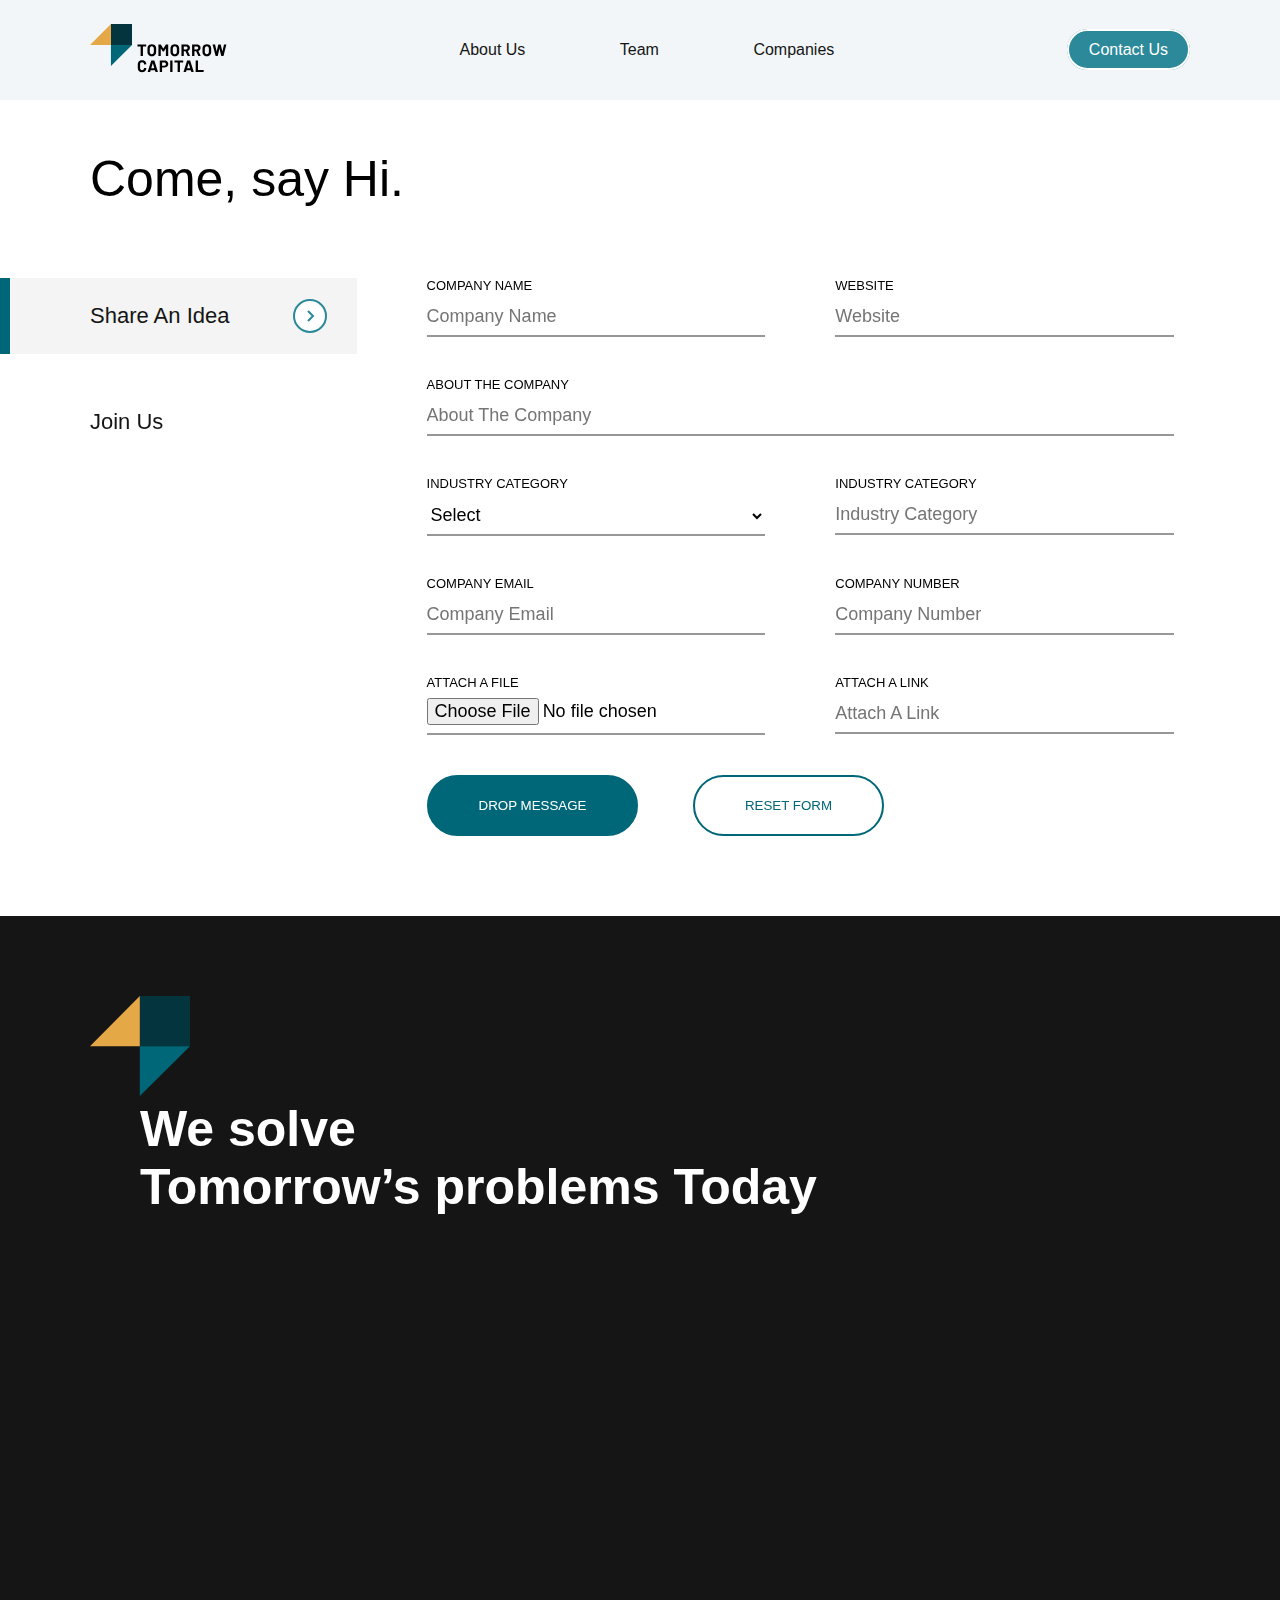
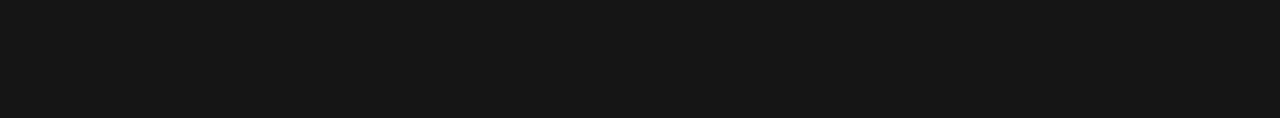
<file: contact-us.html>
<!DOCTYPE html>
<html lang="en">

<head>
    <meta charset="UTF-8">
    <meta http-equiv="X-UA-Compatible" content="IE=edge">
    <meta name="viewport" content="width=device-width, initial-scale=1.0">
    <!-- Page title  -->
    <title>Contact Us | Tomorrow Capital</title>
    <!-- For favicon -->
    <link rel="shortcut icon" href="./images/favicon.svg" type="image/x-icon">
    <!-- main stylesheet -->
    <link rel="stylesheet" href="css/main.css">
    <!-- CDN for scroll animation -->
    <link href="https://unpkg.com/aos@2.3.1/dist/aos.css" rel="stylesheet">
    <!-- CDN for Owl Carousel -->
    <link rel="stylesheet" href="https://cdnjs.cloudflare.com/ajax/libs/OwlCarousel2/2.3.4/assets/owl.carousel.min.css"
        integrity="sha512-tS3S5qG0BlhnQROyJXvNjeEM4UpMXHrQfTGmbQ1gKmelCxlSEBUaxhRBj/EFTzpbP4RVSrpEikbmdJobCvhE3g=="
        crossorigin="anonymous" referrerpolicy="no-referrer" />
    <link rel="stylesheet"
        href="https://cdnjs.cloudflare.com/ajax/libs/OwlCarousel2/2.3.4/assets/owl.theme.default.min.css"
        integrity="sha512-sMXtMNL1zRzolHYKEujM2AqCLUR9F2C4/05cdbxjjLSRvMQIciEPCQZo++nk7go3BtSuK9kfa/s+a4f4i5pLkw=="
        crossorigin="anonymous" referrerpolicy="no-referrer" />
</head>

<body>
    <!-- Start for header section  -->
    <div id="main-nav">
        <header class="header faint-gray nav-down">
            <div class="container navbar flex flex-ai-c flex-jc-sb">
                <a href="/">
                    <img src="images/capital_logo_black.svg" alt="Capital Tomorrow">
                </a>
                <div class="links has-white">
                    <a href="/our-vision.html" class="link has-text-black">About Us</a>
                    <a href="/our-team.html" class="link has-text-black">Team</a>
                    <!-- <a href="#blog" class="link has-text-black">Blog</a> -->
                    <a href="/companies.html" class="link has-text-black">Companies</a>
                    <a href="#contact-us" class="link btn-active hide-border is-hidden-tab">Contact Us</a>
                </div>
                <div class="links is-hidden-mob">
                    <a href="#contact-us" class="link btn-active">Contact Us</a>
                </div>
                <div class="bottom-image hide-for-laptop">
                    <img src="images/header-bottom.png" alt="Capital Tomorrow">
                </div>
                <div class="hamburger hide-for-laptop">
                    <span class="has-bg-black"></span>
                    <span class="has-bg-black"></span>
                    <span class="has-bg-black"></span>
                </div>
            </div>
        </header>
    </div>
    <div id="contact-us" class="sayhi bottom-gap contact-us-gap">
        <h1 data-aos="fade-up" data-aos-anchor-placement="top-bottom" data-aos-duration="2000"
            class="container sayhi-head top-space-1">Come, say Hi.</h1>
        <div class="sayhi-form flex ">
            <div data-aos="fade-up" data-aos-anchor-placement="top-bottom" data-aos-duration="2000" class="left">
                <button class="btn btn-enq">Share An Idea
                    <img style="visibility: hidden;" src="./images/form_arrow.svg" alt="form_arrow">
                </button>
                <button class="btn btn-join contact-us-space">Join Us
                    <img style="visibility: hidden;" src="./images/form_arrow.svg" alt="form_arrow">
                </button>
            </div>
            <div data-aos="fade-up" data-aos-anchor-placement="top-bottom" data-aos-duration="2000" class="right">
                <ul>
                    <li>
                        <form class="form form1">
                            <div class="email-company form-handle flex">
                                <div><label for="company-name">COMPANY NAME</label>
                                    <input type="text" placeholder="Company Name" class="" id="company-name">
                                </div>
                                <div><label for="website">WEBSITE</label>
                                    <input type="text" placeholder="Website" id="website">
                                </div>
                            </div>
                            <div class="message form-handle">
                                <label for="message">ABOUT THE COMPANY</label>
                                <input type="text" placeholder="About The Company" id="message" class="wd-100">
                            </div>
                            <div class="email-company form-handle flex">
                                <div>
                                    <label for="industry-ategory1">INDUSTRY CATEGORY</label>
                                    <!-- <input type="text" placeholder="Industry Category" id="industry-ategory1"> -->
                                    <select name="industry-ategory1" id="industry-ategory1">
                                        <option selected value="Select">Select</option>
                                        <option value="Food & Beverage">Food & Beverage</option>
                                        <option value="Finance">Finance</option>
                                        <option value="Fitness, Sports & Entertainment">Fitness, Sports & Entertainment</option>
                                        <option value="Others">Others</option>
                                        <option value="Media">Media</option>
                                        <option value="FMCD">FMCD</option>
                                        <option value="Personal Care & Beauty">Personal Care & Beauty</option>
                                        <option value="Mother & Child">Mother & Child</option>
                                        <option value="Agriculture">Agriculture</option>
                                        <option value="FMCG & Retail">FMCG & Retail</option>
                                        <option value="Auto & Logistics">Auto & Logistics</option>
                                        <option value="Health & Wellness">Health & Wellness</option>
                                        <option value="Real Estate & Interiors">Real Estate & Interiors</option>
                                        <option value="Education">Education</option>
                                        <option value="Services">Services</option>
                                        <option value="Tech">Tech</option>
                                        <option value="Travel">Travel</option>
                                        <option value="Fashion">Fashion</option>
                                    </select>
                                </div>
                                <div>
                                    <label for="industry-ategory2">INDUSTRY CATEGORY</label>
                                    <input type="text" placeholder="Industry Category" id="industry-ategory2">
                                </div>
                            </div>
                            <div class="email-company form-handle flex">
                                <div>
                                    <label for="company-email">COMPANY EMAIL</label>
                                    <input type="email" placeholder="Company Email" id="company-email">
                                </div>
                                <div>
                                    <label for="company-number">COMPANY NUMBER</label>
                                    <input type="text" placeholder="Company Number" id="company-number">
                                </div>
                            </div>
                            <div class="email-company form-handle flex">
                                <div class="attchment">
                                    <label for="attachment">ATTACH A FILE</label>
                                    <input style="padding-top: 3px;" type="file" placeholder="Untitled 1.pdf"
                                        id="attachment">
                                </div>
                                <div>
                                    <label for="attach-link">ATTACH A LINK</label>
                                    <input type="text" placeholder="Attach A Link" id="attach-link">
                                </div>
                            </div>
                            <div>
                                <button href="#" class="btn is-green btn-gap btn-wd is-hoverable-1">DROP
                                    MESSAGE</button>
                                <button href="#" class="btn btn-wd">RESET FORM</button>
                            </div>
                        </form>
                    </li>
                    <li>
                        <form class="form form2">
                            <div class="email-company form-handle flex">
                                <div><label for="name">NAME</label>
                                    <input type="text" placeholder="Name" class="" id="name">
                                </div>
                                <div class="attchment">
                                    <label for="attachment">ATTACH CV</label>
                                    <input type="file" placeholder="Attach CV" id="attachment">
                                </div>
                            </div>
                            <div class="email-company form-handle flex">
                                <div>
                                    <label for="email">EMAIL</label>
                                    <input type="email" placeholder="Email" id="email">
                                </div>
                                <div>
                                    <label for="number">NUMBER</label>
                                    <input type="number" placeholder="Number" id="number">
                                </div>
                            </div>
                            <div class="message form-handle">
                                <label for="message">ABOUT YOURSELF</label>
                                <input type="text" placeholder="About Yourself" id="message" class="wd-100">
                            </div>
                            <div class="message form-handle">
                                <label style="margin-bottom: 14px;" for="looking-for">LOOKING FOR</label>
                                <button href="#" class="btn small-btn is-selected m-r-20">FULL TIME</button>
                                <button href="#" class="btn small-btn">INTERNSHIP</button>
                            </div>
                            <div>
                                <button href="#" class="btn is-green btn-gap btn-wd is-hoverable-1">DROP
                                    MESSAGE</button>
                                <button href="#" class="btn btn-wd">RESET FORM</button>
                            </div>
                        </form>
                    </li>
                </ul>
            </div>
        </div>
    </div>
    <!-- Start for footer section  -->
    <footer class="footer container space-top-bottom">
        <div data-aos="fade-up" data-aos-anchor-placement="top-bottom" data-aos-duration="2000" class="footer-icon"><img
                src="images/footer_logo.svg" alt="Footer Logo"></div>
        <div class="footer-content">
            <div data-aos="fade-up" data-aos-anchor-placement="top-bottom" data-aos-duration="2000"
                class="footer-content-head">
                <h1>We solve <br>
                    Tomorrow’s problems Today</h1>
            </div>
            <div data-aos="fade-up" data-aos-anchor-placement="top-bottom" data-aos-duration="2000"
                class="footer-content-items">
                <div class="item item-L">
                    <h2 class="item-head">Location</h2>
                    <ul class="location-desc">
                        <p>7th Floor, Lodha Excelus , Apollo Mills, NM Joshi Marg, Mahalakshmi, Mumbai, Maharashtra
                            400011</p>
                    </ul>
                    <div class="location-img">
                        <iframe
                            src="https://www.google.com/maps/embed?pb=!1m18!1m12!1m3!1d3772.7241867620487!2d72.82667571437548!3d18.987784559674857!2m3!1f0!2f0!3f0!3m2!1i1024!2i768!4f13.1!3m3!1m2!1s0x3be7ce5ff0c91c61%3A0x99e5f5f575271292!2sLODHA%20Excelus!5e0!3m2!1sen!2sin!4v1643989273843!5m2!1sen!2sin"
                            width="100%" style="border:0;" allowfullscreen="" loading="lazy"></iframe>
                    </div>
                </div>
                <div class="item  item-W">
                    <h2 class="item-head">Website</h2>
                    <ul>
                        <li><a href="#main-nav">Home</a></li>
                        <li><a href="/our-vision.html">About us</a></li>
                        <li><a href="/our-team.html">Team</a></li>
                        <!-- <li><a href="#blog">Blog</a></li> -->
                        <li><a href="/companies.html">Companies</a></li>
                        <li><a href="/contact-us.html">Career</a></li>
                    </ul>
                </div>
                <div class="item item-S">
                    <h2 class="item-head">Social media</h2>
                    <ul class="hide-for-mobile link-align">
                        
                        <li><a href="https://twitter.com/capitaltomorrow" target="_blank"
                                rel="nofollow noopener noreferrer"><img src="./images/social-media/twitter.svg"
                                    alt="Twitter"><span>Twitter</span></a></li>
                        <li><a href="https://www.linkedin.com/company/tomorrow-capital" target="_blank"
                                rel="nofollow noopener noreferrer"><img src="./images/social-media/linkedIn.svg"
                                    alt="LinkedIn"><span>LinkedIn</span></a></li>
                    </ul>
                    <ul class="hide-for-laptop flex flex-jc-c">
                        <!-- <li><a href="#"><img src="./images/social-media/facebook.svg" alt="Facebook"> </a></li> -->
                        <li><a href="https://twitter.com/capitaltomorrow" target="_blank"
                                rel="nofollow noopener noreferrer"><img src="./images/social-media/twitter.svg"
                                    alt="Twitter"></i></a></li>
                        <!-- <li><a href="#"><img src="./images/social-media/instagram.svg" alt="Instagram"></i></a></li> -->
                        <li><a href="https://www.linkedin.com/company/tomorrow-capital" target="_blank"
                                rel="nofollow noopener noreferrer"><img src="./images/social-media/linkedIn.svg"
                                    alt="LinkedIn"></a></li>
                    </ul>
                </div>
                <div class="item item-N center-align">
                    <h2 class="item-head">Contacts</h2>
                    <!-- <input type="text" placeholder="Email Id">
                <a href="#" class="btn">Subscribe</a> -->
                    <p>Email:
                        <a href="mailto:info@tomorrowcapital.in">info@tomorrowcapital.in</a>
                    </p>
                    <!-- <p style="display: none;">Contact Number:
                        <a href="tel:+123456789">123456789
                        </a>
                    </p> -->
                </div>
            </div>
        </div>
    </footer>
    <!-- Back to top button -->
    <a id="button-top">
        <img title="Scroll To Top" src="./images/scroll-top.svg" alt="scroll-top">
    </a>
    <!-- script for scroll animation  -->
    <script src="https://unpkg.com/aos@2.3.1/dist/aos.js"></script>
    <!-- jquery script  -->
    <script src="https://cdnjs.cloudflare.com/ajax/libs/jquery/3.6.0/jquery.min.js"
        integrity="sha512-894YE6QWD5I59HgZOGReFYm4dnWc1Qt5NtvYSaNcOP+u1T9qYdvdihz0PPSiiqn/+/3e7Jo4EaG7TubfWGUrMQ=="
        crossorigin="anonymous" referrerpolicy="no-referrer"></script>
    <!-- script for carousel -->
    <script src="https://cdnjs.cloudflare.com/ajax/libs/OwlCarousel2/2.3.4/owl.carousel.min.js"
        integrity="sha512-bPs7Ae6pVvhOSiIcyUClR7/q2OAsRiovw4vAkX+zJbw3ShAeeqezq50RIIcIURq7Oa20rW2n2q+fyXBNcU9lrw=="
        crossorigin="anonymous" referrerpolicy="no-referrer"></script>
    <!-- header script file  -->
    <script src="./js/header.js"></script>
    <!-- companies script file  -->
    <script src="./js/companies.js"></script>
    <!-- scroll animation obj initialized  -->
    <script>
        AOS.init();
    </script>
</body>

</html>
</file>
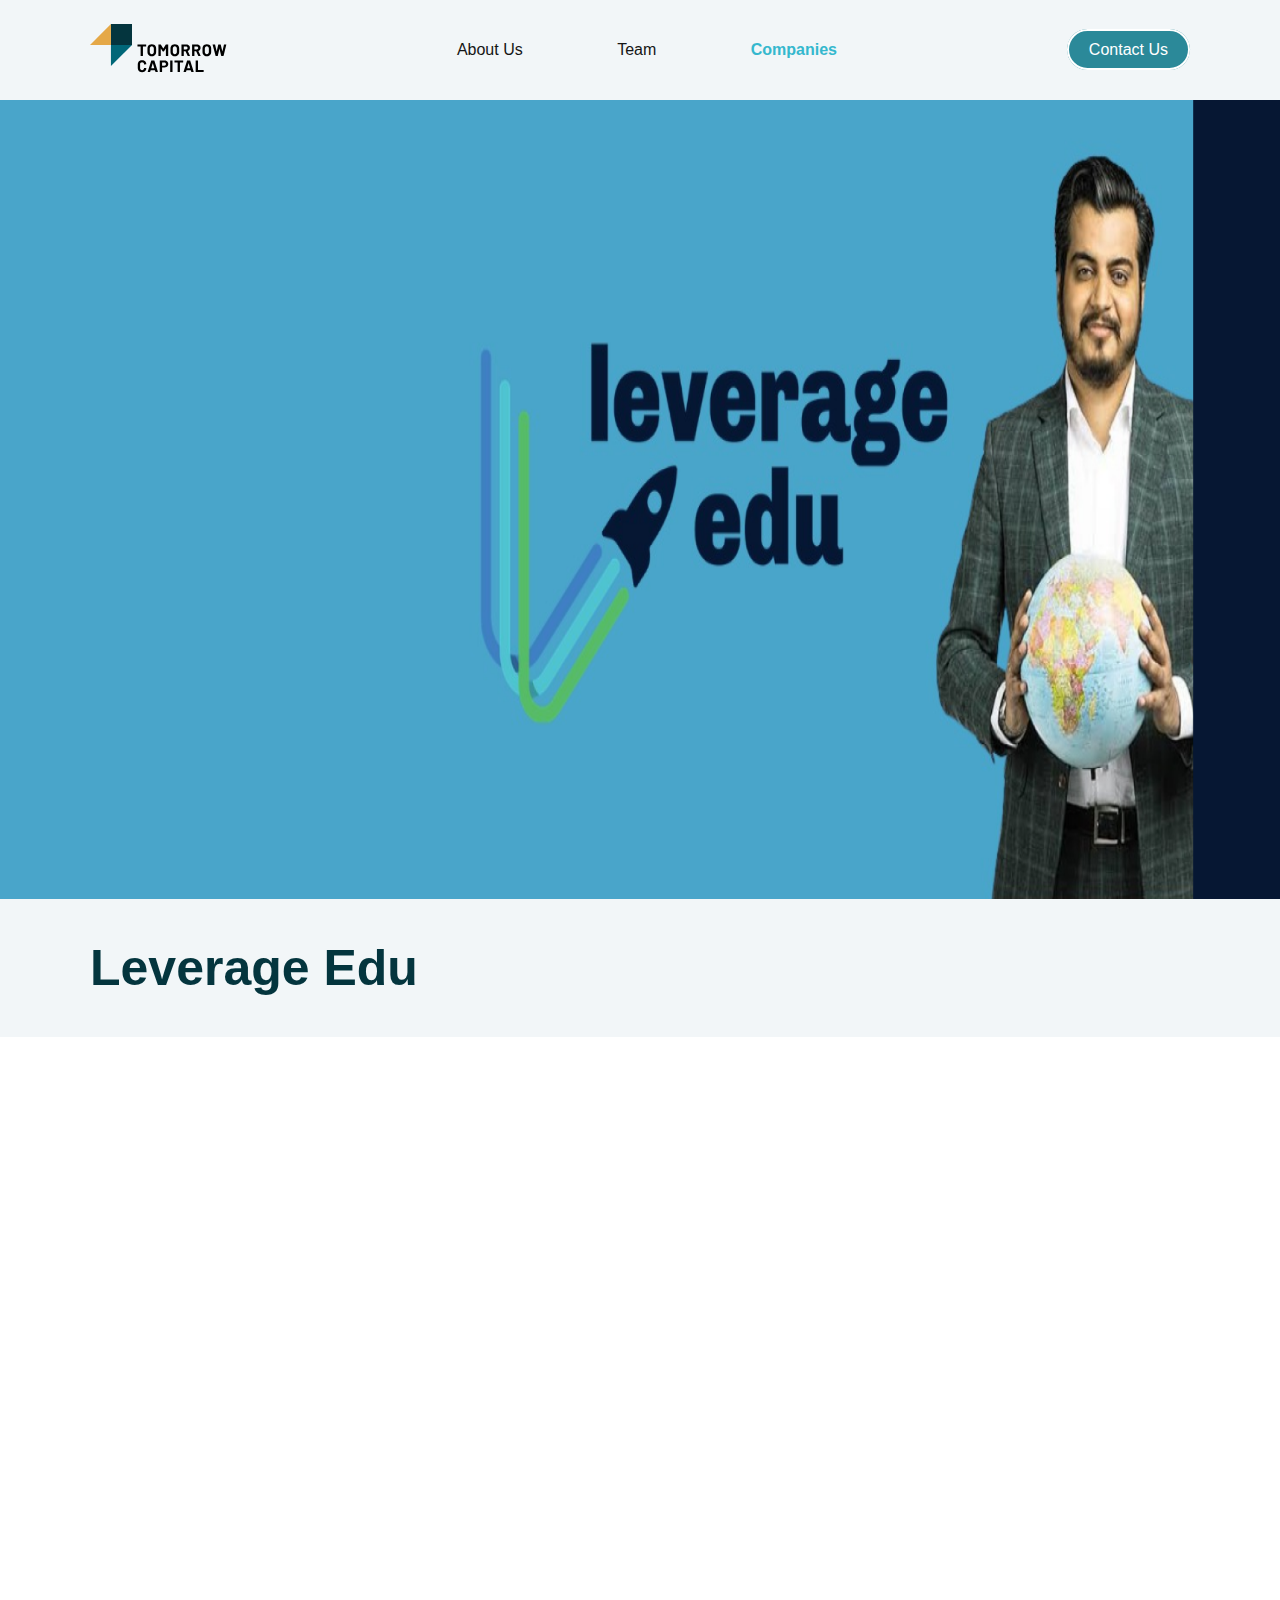
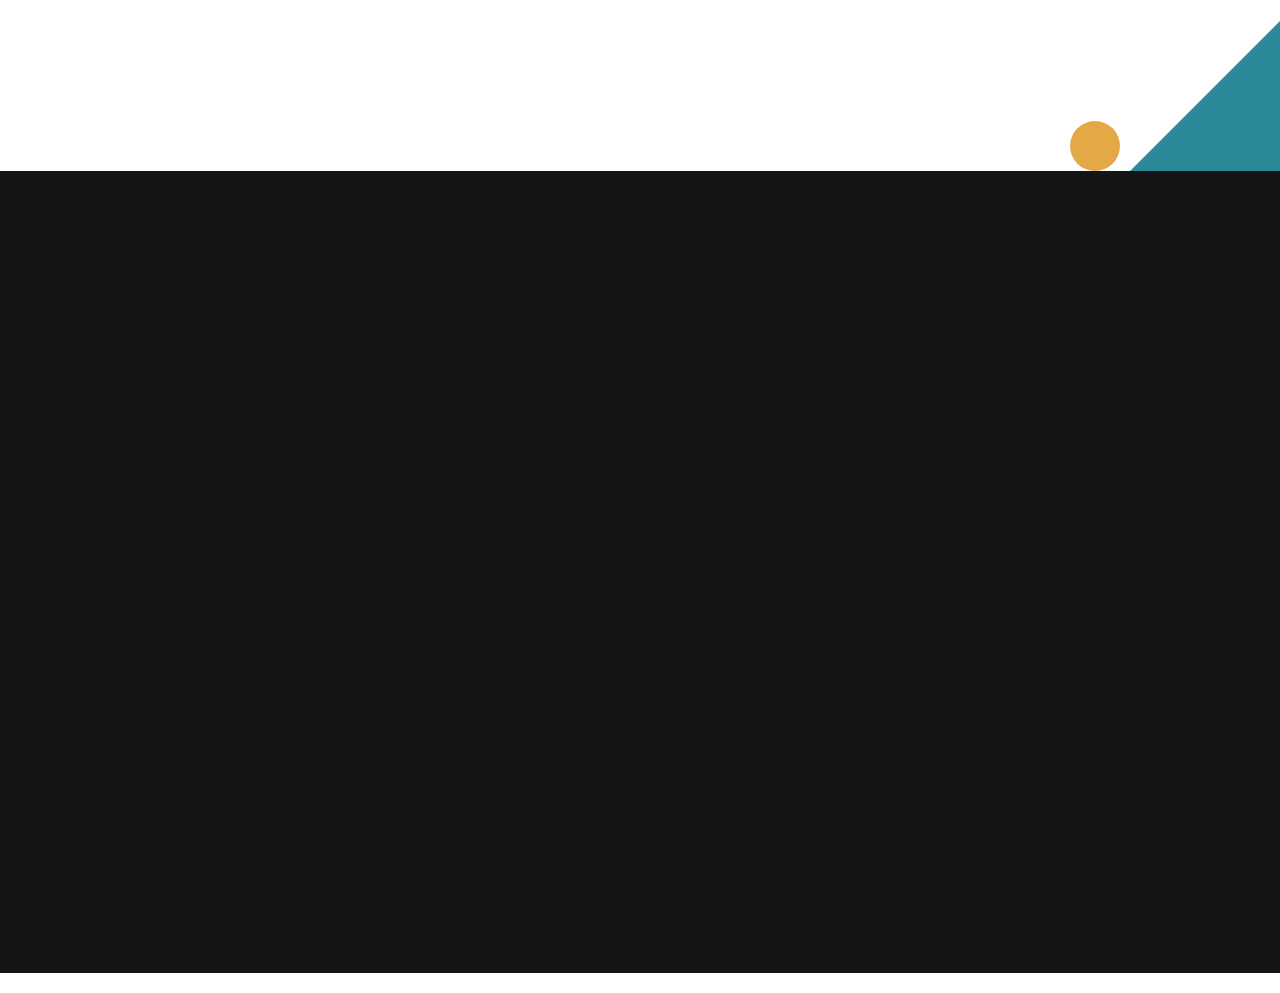
<file: leverage-edu.html>
<!DOCTYPE html>
<html lang="en">

<head>
    <meta charset="UTF-8">
    <meta http-equiv="X-UA-Compatible" content="IE=edge">
    <meta name="viewport" content="width=device-width, initial-scale=1.0">
    <!-- Page title  -->
    <title>Leverage-edu | Tomorrow Capital</title>
    <!-- For favicon -->
    <link rel="shortcut icon" href="./images/favicon.svg" type="image/x-icon">
    <!-- main stylesheet -->
    <link rel="stylesheet" href="css/main.css">
    <!-- CDN for scroll animation -->
    <link href="https://unpkg.com/aos@2.3.1/dist/aos.css" rel="stylesheet">
    <!-- CDN for Owl Carousel -->
    <link rel="stylesheet" href="https://cdnjs.cloudflare.com/ajax/libs/OwlCarousel2/2.3.4/assets/owl.carousel.min.css"
        integrity="sha512-tS3S5qG0BlhnQROyJXvNjeEM4UpMXHrQfTGmbQ1gKmelCxlSEBUaxhRBj/EFTzpbP4RVSrpEikbmdJobCvhE3g=="
        crossorigin="anonymous" referrerpolicy="no-referrer" />
    <link rel="stylesheet"
        href="https://cdnjs.cloudflare.com/ajax/libs/OwlCarousel2/2.3.4/assets/owl.theme.default.min.css"
        integrity="sha512-sMXtMNL1zRzolHYKEujM2AqCLUR9F2C4/05cdbxjjLSRvMQIciEPCQZo++nk7go3BtSuK9kfa/s+a4f4i5pLkw=="
        crossorigin="anonymous" referrerpolicy="no-referrer" />
</head>

<body>
    <!-- Start for header section  -->
    <div id="main-nav">
        <header class="header faint-gray nav-down">
            <div class="container navbar flex flex-ai-c flex-jc-sb">
                <a href="/">
                    <img src="images/capital_logo_black.svg" alt="Capital Tomorrow">
                </a>
                <div class="links has-white">
                    <a href="/our-vision.html" class="link has-text-black">About Us</a>
                    <a href="/our-team.html" class="link has-text-black">Team</a>
                    <!-- <a href="#blog" class="link has-text-black">Blog</a> -->
                    <a href="/companies.html" class="link has-text-black is-active-link">Companies</a>
                    <a href="/contact-us.html" class="link btn-active hide-border is-hidden-tab">Contact Us</a>
                </div>
                <div class="links is-hidden-mob">
                    <a href="#contact-us" class="link btn-active">Contact Us</a>
                </div>
                <div class="bottom-image hide-for-laptop">
                    <img src="images/header-bottom.png" alt="Capital Tomorrow">
                </div>
                <div class="hamburger hide-for-laptop">
                    <span class="has-bg-black"></span>
                    <span class="has-bg-black"></span>
                    <span class="has-bg-black"></span>
                </div>
            </div>
        </header>
    </div>
    <div class="companies-pages is-bottom-gap-1 contact-us-gap">
        <img src="./images/companies/pages/leverage-edu.png" alt="leverage-edu" class="section-bg-img">
        <div data-aos="fade-up" data-aos-anchor-placement="top-bottom" data-aos-duration="2000" class="main-heading">
            <h1 id="blog" class="container">Leverage Edu</h1>
        </div>
        <div class="content-section container">
            <div data-aos="fade-up" data-aos-anchor-placement="top-bottom" data-aos-duration="2000"
                class="second-grid card-info is-gird-1 top-gap">
                <div class="col right-gap">
                    <p class="top-gap-mob is-bottom-gap">
                        Our latest investment in the edtech space, is based on the belief that a
                        significant number of students will continue to travel abroad for higher education
                        every year, and they will require a reliable and well organized branded service to
                        help enable this transition. Leverage Edu is a platform that provides a catalyst to
                        students seeking global education experience to be able to achieve their aspirations.
                    </p>
                   
                </div>
                <div class="col left-gap">
                    <p>
                        After leading their Series A round we are now working closely with the team
                        to help build a very deep distribution model, and a powerful brand that is able
                        to inspire trust and confidence in the students, thereby creating a flywheel
                        effect with massive networks and an iconic brand. The business has scaled
                        multifold within months of our investment, and is poised to become one of
                        the most iconic brands in higher education services globally.
                    </p>
                    <!-- <img src="./images/companies/pages/girish-agarwal.png" alt="girish-agarwal">
                    <h3>Girish Agarwal</h3>
                    <h4>Director Zeno Health</h4>
                    <p class="top-gap">
                        Tomorrow Capital is one of the very few early stage investment firms who
                        understand the buisness fundamentals deeply along with the capability to provide
                        the direction to achieve the buisness goals. Their approach too build long lasting
                        buisness has resonated with us more than anything else.
                    </p> -->
                </div>
            </div>
            <img data-aos="fade-up" data-aos-anchor-placement="top-bottom" data-aos-duration="2000"
                src="./images/companies/leverage-edu.png" alt="leverage-edu" class="leverage-edu">
            <div class="bottom-gap-btn-1" data-aos="fade-up" data-aos-anchor-placement="top-bottom"
                data-aos-duration="2000">
                <a href="/contact-us.html">
                    <button class="btn is-green btn-gap btn-wd is-hoverable-1">CONTACT NOW</button>
                </a>
                <a href="/">
                    <button class="btn btn-wd is-hoverable">BACK TO HOME</button>
                </a>
            </div>
            <div class="first-grid">
                <img src="./images/companies/pages/green-big-icon.svg" alt="green-big-icon"
                    class="bottom-icon1">
                <img src="./images/companies/pages/yellow-round-icon.svg" alt="green-round-icon"
                    class="bottom-icon2">
            </div>
        </div>
    </div>
    <!-- Start for footer section  -->
    <footer class="footer container space-top-bottom">
        <div data-aos="fade-up" data-aos-anchor-placement="top-bottom" data-aos-duration="2000" class="footer-icon"><img
                src="images/footer_logo.svg" alt="Footer Logo"></div>
        <div class="footer-content">
            <div data-aos="fade-up" data-aos-anchor-placement="top-bottom" data-aos-duration="2000"
                class="footer-content-head">
                <h1>We solve <br>
                    Tomorrow’s problems Today</h1>
            </div>
            <div data-aos="fade-up" data-aos-anchor-placement="top-bottom" data-aos-duration="2000"
                class="footer-content-items">
                <div class="item item-L">
                    <h2 class="item-head">Location</h2>
                    <ul class="location-desc">
                        <p>7th Floor, Lodha Excelus , Apollo Mills, NM Joshi Marg, Mahalakshmi, Mumbai, Maharashtra
                            400011</p>
                    </ul>
                    <div class="location-img">
                        <iframe
                            src="https://www.google.com/maps/embed?pb=!1m18!1m12!1m3!1d3772.7241867620487!2d72.82667571437548!3d18.987784559674857!2m3!1f0!2f0!3f0!3m2!1i1024!2i768!4f13.1!3m3!1m2!1s0x3be7ce5ff0c91c61%3A0x99e5f5f575271292!2sLODHA%20Excelus!5e0!3m2!1sen!2sin!4v1643989273843!5m2!1sen!2sin"
                            width="100%" style="border:0;" allowfullscreen="" loading="lazy"></iframe>
                    </div>
                </div>
                <div class="item  item-W">
                    <h2 class="item-head">Website</h2>
                    <ul>
                        <li><a href="#main-nav">Home</a></li>
                        <li><a href="/our-vision.html">About us</a></li>
                        <li><a href="/our-team.html">Team</a></li>
                        <!-- <li><a href="#blog">Blog</a></li> -->
                        <li><a href="/companies.html">Companies</a></li>
                        <li><a href="/contact-us.html">Career</a></li>
                    </ul>
                </div>
                <div class="item item-S">
                    <h2 class="item-head">Social media</h2>
                    <ul class="hide-for-mobile link-align">
                        
                        <li><a href="https://twitter.com/capitaltomorrow" target="_blank"
                                rel="nofollow noopener noreferrer"><img src="./images/social-media/twitter.svg"
                                    alt="Twitter"><span>Twitter</span></a></li>
                        <li><a href="https://www.linkedin.com/company/tomorrow-capital" target="_blank"
                                rel="nofollow noopener noreferrer"><img src="./images/social-media/linkedIn.svg"
                                    alt="LinkedIn"><span>LinkedIn</span></a></li>
                    </ul>
                    <ul class="hide-for-laptop flex flex-jc-c">
                        <!-- <li><a href="#"><img src="./images/social-media/facebook.svg" alt="Facebook"> </a></li> -->
                        <li><a href="https://twitter.com/capitaltomorrow" target="_blank"
                                rel="nofollow noopener noreferrer"><img src="./images/social-media/twitter.svg"
                                    alt="Twitter"></i></a></li>
                        <!-- <li><a href="#"><img src="./images/social-media/instagram.svg" alt="Instagram"></i></a></li> -->
                        <li><a href="https://www.linkedin.com/company/tomorrow-capital" target="_blank"
                                rel="nofollow noopener noreferrer"><img src="./images/social-media/linkedIn.svg"
                                    alt="LinkedIn"></a></li>
                    </ul>
                </div>
                <div class="item item-N center-align">
                    <h2 class="item-head">Contacts</h2>
                    <!-- <input type="text" placeholder="Email Id">
            <a href="#" class="btn">Subscribe</a> -->
                    <p>Email:
                        <a href="mailto:info@tomorrowcapital.in">info@tomorrowcapital.in</a>
                    </p>
                      <!-- <p style="display: none;">Contact Number:
                        <a href="tel:+123456789">123456789
                        </a>
                    </p> -->
                </div>
            </div>
        </div>
    </footer>
    <!-- Back to top button -->
    <a id="button-top">
        <img title="Scroll To Top" src="./images/scroll-top.svg" alt="scroll-top">
    </a>
    <!-- script for scroll animation  -->
    <script src="https://unpkg.com/aos@2.3.1/dist/aos.js"></script>
    <!-- jquery script  -->
    <script src="https://cdnjs.cloudflare.com/ajax/libs/jquery/3.6.0/jquery.min.js"
        integrity="sha512-894YE6QWD5I59HgZOGReFYm4dnWc1Qt5NtvYSaNcOP+u1T9qYdvdihz0PPSiiqn/+/3e7Jo4EaG7TubfWGUrMQ=="
        crossorigin="anonymous" referrerpolicy="no-referrer"></script>
    <!-- header script file  -->
    <script src="./js/header.js"></script>
    <!-- scroll animation obj initialized  -->
    <script>
        AOS.init();
    </script>
</body>

</html>
</file>
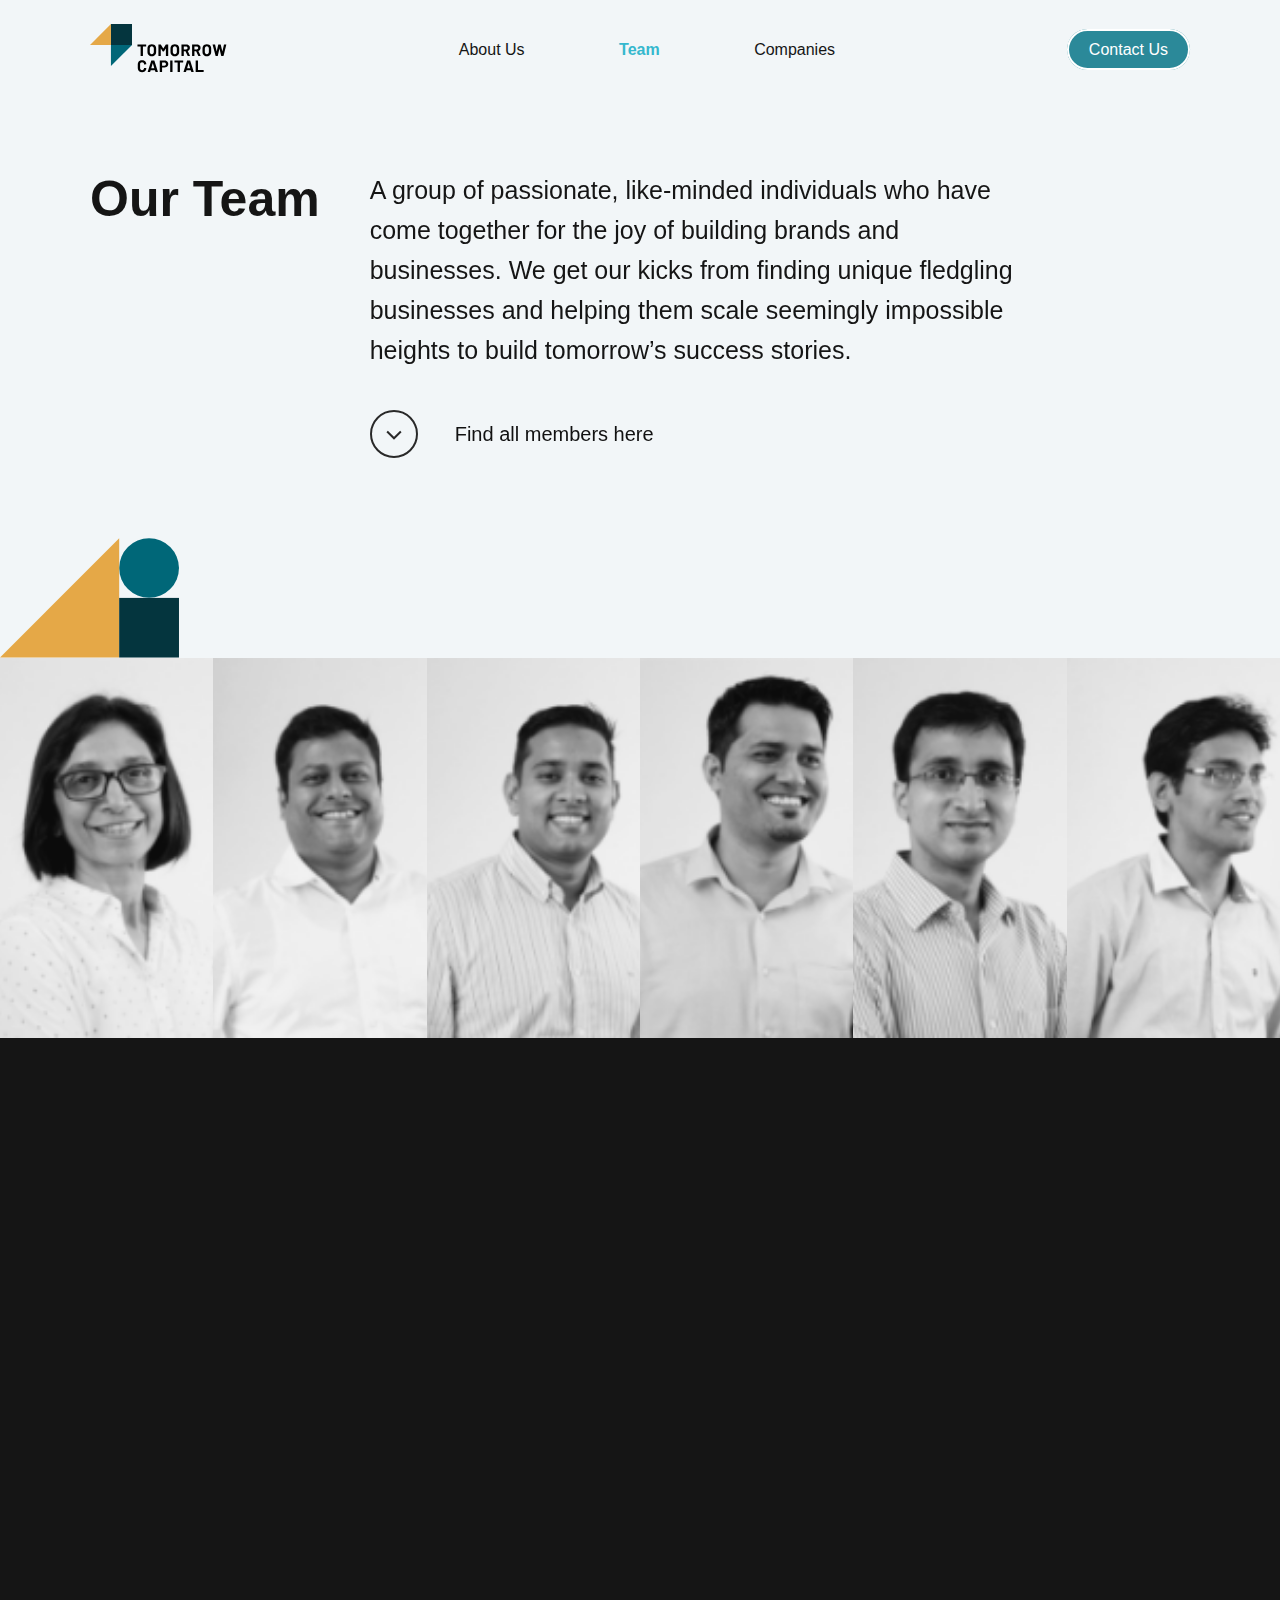
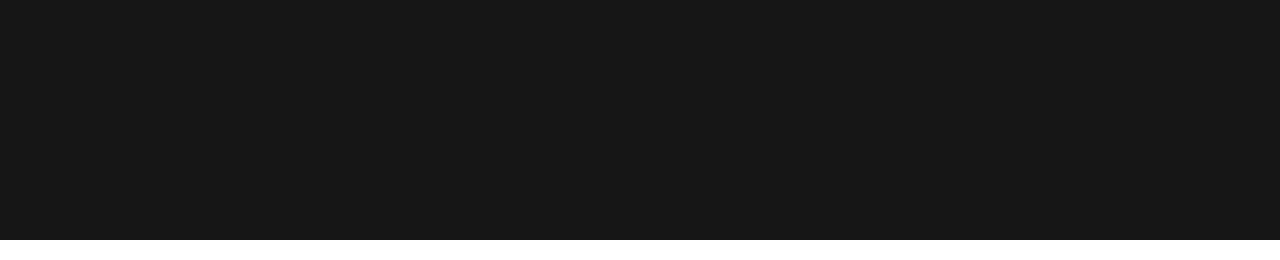
<file: our-team.html>
<!DOCTYPE html>
<html lang="en">

<head>
    <meta charset="UTF-8">
    <meta http-equiv="X-UA-Compatible" content="IE=edge">
    <meta name="viewport" content="width=device-width, initial-scale=1.0">
    <!-- Page title  -->
    <title>Our Team | Tomorrow Capital</title>
    <!-- For favicon -->
    <link rel="shortcut icon" href="./images/favicon.svg" type="image/x-icon">
    <!-- main stylesheet -->
    <link rel="stylesheet" href="css/main.css">
    <!-- CDN for scroll animation -->
    <link href="https://unpkg.com/aos@2.3.1/dist/aos.css" rel="stylesheet">
    <!-- CDN for Owl Carousel -->
    <link rel="stylesheet" href="https://cdnjs.cloudflare.com/ajax/libs/OwlCarousel2/2.3.4/assets/owl.carousel.min.css"
        integrity="sha512-tS3S5qG0BlhnQROyJXvNjeEM4UpMXHrQfTGmbQ1gKmelCxlSEBUaxhRBj/EFTzpbP4RVSrpEikbmdJobCvhE3g=="
        crossorigin="anonymous" referrerpolicy="no-referrer" />
    <link rel="stylesheet"
        href="https://cdnjs.cloudflare.com/ajax/libs/OwlCarousel2/2.3.4/assets/owl.theme.default.min.css"
        integrity="sha512-sMXtMNL1zRzolHYKEujM2AqCLUR9F2C4/05cdbxjjLSRvMQIciEPCQZo++nk7go3BtSuK9kfa/s+a4f4i5pLkw=="
        crossorigin="anonymous" referrerpolicy="no-referrer" />
</head>

<body>
    <!-- Start for header section  -->
    <div id="main-nav">
        <header class="header faint-gray nav-down">
            <div class="container navbar flex flex-ai-c flex-jc-sb">
                <a href="/">
                    <img src="images/capital_logo_black.svg" alt="Capital Tomorrow">
                </a>
                <div class="links faint-blue">
                    <a href="/our-vision.html" class="link has-text-black">About Us</a>
                    <a href="/our-team.html" class="link has-text-black is-active-link">Team</a>
                    <!-- <a href="#blog" class="link has-text-black">Blog</a> -->
                    <a href="/companies.html" class="link has-text-black">Companies</a>
                    <a href="/contact-us.html" class="link btn-active hide-border is-hidden-tab">Contact Us</a>
                </div>
                <div class="links is-hidden-mob">
                    <a href="#contact-us" class="link btn-active">Contact Us</a>
                </div>
                <div class="bottom-image hide-for-laptop">
                    <img src="images/header-bottom.png"
                        alt="Capital Tomorrow">
                    </div>
                <div class="hamburger hide-for-laptop">
                    <span class="has-bg-black"></span><span class="has-bg-black"></span><span
                        class="has-bg-black"></span>
                </div>
            </div>
        </header>
    </div>
    <!-- Start for home page banner  -->
    <div class="our-team">
        <div class="content-wrapper">
            <div class="banner-content">
                <div class="container">
                    <div class="banner-container">
                        <div class="">
                            <h1 data-aos="fade-up" data-aos-anchor-placement="top-bottom" data-aos-duration="2000"
                                class="heading-text">Our Team</h1>
                            <img data-aos="fade-up" data-aos-anchor-placement="top-bottom" data-aos-duration="2000"
                                src="./images/our-team/banner-icon.svg" class="banner-icon hide-for-mobile"
                                alt="Our Vision">
                        </div>
                        <div data-aos="fade-up" data-aos-anchor-placement="top-bottom" data-aos-duration="2000"
                            class="text-content">
                            <p>
                                A group of passionate, like-minded individuals who have come together
                                for the joy of building brands and businesses. We get our kicks from
                                finding unique fledgling businesses and helping them scale seemingly
                                impossible heights to build tomorrow’s success stories.
                            </p>
                            <a href="#all-members" class="hide-for-mobile">
                                <div class="down-arrow-section">
                                    <img src="./images/our-team/black-down-arrow.svg" alt="Arrow Down" class="m-r-30">
                                    Find all members here
                                </div>
                            </a>
                        </div>
                    </div>
                </div>
            </div>
        </div>
    </div>
    <!-- Start for slider section  -->
    <div id="all-members">
        <div class="">
            <!-- side bar for desktop view only -->
            <div class="img-container hide-for-md">
                <div class="active-img img img1">
                    <div class="desc">
                        <h1 class="name">ROHINI PRAKASH</h1>
                        <p class="role">CEO</p>
                        <a title="Linkedin"
                            href="https://www.linkedin.com/in/rohini-prakash-472b654/?lipi=urn%3Ali%3Apage%3Ad_flagship3_search_srp_top%3B3n0NSIPhSVCr83pz9Sgfkg%3D%3D&licu=urn%3Ali%3Acontrol%3Ad_flagship3_search_srp_top-search_srp_result&lici=gpH7ieWYSKmvTLaNDNK01g%3D%3D"
                            rel="nofollow noopener noreferrer" target="_blank">
                            <img src="./images/our-team/linkdin-icon.svg" alt="icon" class="small-icon">
                        </a>
                    </div>
                </div>
                <div class="active-img img img2">
                    <div class="desc">
                        <h1 class="name">RAHUL SAHA</h1>
                        <p class="role">Investment Professional</p>
                        <a title="Linkedin"
                            href="https://www.linkedin.com/in/rahulsaha09/?lipi=urn%3Ali%3Apage%3Ad_flagship3_search_srp_top%3B3n0NSIPhSVCr83pz9Sgfkg%3D%3D&licu=urn%3Ali%3Acontrol%3Ad_flagship3_search_srp_top-search_srp_result&lici=1wKp0QiAQ9iaOfigyOAVTw%3D%3D"
                            rel="nofollow noopener noreferrer" target="_blank">
                            <img src="./images/our-team/linkdin-icon.svg" alt="icon" class="small-icon">
                        </a>
                    </div>
                </div>
                <div class="active-img img img3">
                    <div class="desc">
                        <h1 class="name">PIYUSH SURANA</h1>
                        <p class="role">Investment Professional</p>
                        <a title="Linkedin"
                            href="https://www.linkedin.com/in/piyush-surana/?lipi=urn%3Ali%3Apage%3Ad_flagship3_search_srp_top%3B3n0NSIPhSVCr83pz9Sgfkg%3D%3D&licu=urn%3Ali%3Acontrol%3Ad_flagship3_search_srp_top-search_srp_result&lici=TyOX73paSjOxGQ%2B%2FPYGFdA%3D%3D"
                            rel="nofollow noopener noreferrer" target="_blank">
                            <img src="./images/our-team/linkdin-icon.svg" alt="icon" class="small-icon">
                        </a>
                    </div>
                </div>
                <div class="active-img img img4 ">
                    <div class="desc">
                        <h1 class="name">ALAN JAMES</h1>
                        <p class="role">Investment Professional</p>
                        <a title="Linkedin"
                            href="https://www.linkedin.com/in/alan-p-james/?lipi=urn%3Ali%3Apage%3Ad_flagship3_search_srp_top%3B3n0NSIPhSVCr83pz9Sgfkg%3D%3D&licu=urn%3Ali%3Acontrol%3Ad_flagship3_search_srp_top-search_srp_result&lici=FP1tml2JSYislvQsisgGDw%3D%3D"
                            rel="nofollow noopener noreferrer" target="_blank">
                            <img src="./images/our-team/linkdin-icon.svg" alt="icon" class="small-icon">
                        </a>
                    </div>
                </div>
                <div class="active-img img img5">
                    <div class="desc">
                        <h1 class="name">ANKUR SHAH</h1>
                        <p class="role">Investment Professional</p>
                        <a title="Linkedin"
                            href="https://www.linkedin.com/in/ankurshah26/?lipi=urn%3Ali%3Apage%3Ad_flagship3_search_srp_top%3B3n0NSIPhSVCr83pz9Sgfkg%3D%3D&licu=urn%3Ali%3Acontrol%3Ad_flagship3_search_srp_top-search_srp_result&lici=S2sKMpNYTCSzSig1SnXE9A%3D%3D"
                            rel="nofollow noopener noreferrer" target="_blank">
                            <img src="./images/our-team/linkdin-icon.svg" alt="icon" class="small-icon">
                        </a>
                    </div>
                </div>
                <div class="active-img img img6">
                    <div class="desc">
                        <h1 class="name">ADITYA SINGH</h1>
                        <p class="role">Investment Professional</p>
                        <a title="Linkedin" href="https://www.linkedin.com/in/aditya-singh-a3543915/"
                            rel="nofollow noopener noreferrer" target="_blank">
                            <img src="./images/our-team/linkdin-icon.svg" alt="icon" class="small-icon">
                        </a>
                    </div>
                </div>
                <!-- <div class="active-img img img7">
                    <div class="desc">
                        <h1 class="name">YASH DHOLAKIA</h1>
                        <p class="role">Investment Professional</p>
                        <a title="Linkedin"
                            href="https://www.linkedin.com/in/yash-dholakia-a1587016/?lipi=urn%3Ali%3Apage%3Ad_flagship3_search_srp_top%3B3n0NSIPhSVCr83pz9Sgfkg%3D%3D&licu=urn%3Ali%3Acontrol%3Ad_flagship3_search_srp_top-search_srp_result&lici=hXwDt80uS5Cle00wk07PGQ%3D%3D"
                            rel="nofollow noopener noreferrer" target="_blank">
                            <img src="./images/our-team/linkdin-icon.svg" alt="icon" class="small-icon">
                        </a>
                    </div>
                </div> -->
                <!-- <div class="active-img img img8">
                    <div class="desc">
                        <h1 class="name">ARUN KUMAR</h1>
                        <p class="role">Investment Professional</p>
                        <a title="Linkedin"
                            href="https://www.linkedin.com/in/arunkumar-rajasekaran-2b22361b/?lipi=urn%3Ali%3Apage%3Ad_flagship3_search_srp_top%3B3n0NSIPhSVCr83pz9Sgfkg%3D%3D&licu=urn%3Ali%3Acontrol%3Ad_flagship3_search_srp_top-search_srp_result&lici=s0%2ByRDBtRpmKsMAET6Deyw%3D%3D"
                            rel="nofollow noopener noreferrer" target="_blank">
                            <img src="./images/our-team/linkdin-icon.svg" alt="icon" class="small-icon">
                        </a>
                    </div>
                </div> -->
            </div>
            <!-- side bar for mobile and tablet view  -->
            <div class="hide-for-lg carousel-box">
                <div class="slider_nav hide-for-lg space-right">
                    <button class="btn-prev">
                        <img src="images/our-vision/left-arrow.svg" alt="Left">
                    </button>
                    <button class="btn-next"><img src="images/our-vision/right-arraow.svg" alt="Right"></button>
                </div>
                <div class="carousel space-left">
                    <div class="owl-carousel owl-theme carousel-for-mobile ">
                        <div class="item item1">
                            <div class="image"><img src="images/our-team/slider-images/rohini_prakash.png" alt="s">
                            </div>
                            <div class="desc">
                                <h1 class="name">ROHINI PRAKASH</h1>
                                <p class="role">CEO</p>
                                <a title="Linkedin"
                                    href="https://www.linkedin.com/in/rohini-prakash-472b654/?lipi=urn%3Ali%3Apage%3Ad_flagship3_search_srp_top%3B3n0NSIPhSVCr83pz9Sgfkg%3D%3D&licu=urn%3Ali%3Acontrol%3Ad_flagship3_search_srp_top-search_srp_result&lici=gpH7ieWYSKmvTLaNDNK01g%3D%3D"
                                    rel="nofollow noopener noreferrer" target="_blank">
                                    <img src="./images/our-team/linkdin-icon.svg" alt="icon" class="small-icon">
                                </a>
                            </div>
                        </div>
                        <div class="item item2">
                            <div class="image"><img src="images/our-team/slider-images/rahul_saha.png" alt="s"></div>
                            <div class="desc">
                                <h1 class="name">RAHUL SAHA</h1>
                                <p class="role">Investment Professional</p>
                                <a title="Linkedin"
                                    href="https://www.linkedin.com/in/rahulsaha09/?lipi=urn%3Ali%3Apage%3Ad_flagship3_search_srp_top%3B3n0NSIPhSVCr83pz9Sgfkg%3D%3D&licu=urn%3Ali%3Acontrol%3Ad_flagship3_search_srp_top-search_srp_result&lici=1wKp0QiAQ9iaOfigyOAVTw%3D%3D"
                                    rel="nofollow noopener noreferrer" target="_blank">
                                    <img src="./images/our-team/linkdin-icon.svg" alt="icon" class="small-icon">
                                </a>
                            </div>
                        </div>
                        <div class="item item3">
                            <div class="image"><img src="images/our-team/slider-images/piyush_surana.png" alt="s"></div>
                            <div class="desc">
                                <h1 class="name">PIYUSH SURANA</h1>
                                <p class="role">Investment Professional</p>
                                <a title="Linkedin"
                                    href="https://www.linkedin.com/in/piyush-surana/?lipi=urn%3Ali%3Apage%3Ad_flagship3_search_srp_top%3B3n0NSIPhSVCr83pz9Sgfkg%3D%3D&licu=urn%3Ali%3Acontrol%3Ad_flagship3_search_srp_top-search_srp_result&lici=TyOX73paSjOxGQ%2B%2FPYGFdA%3D%3D"
                                    rel="nofollow noopener noreferrer" target="_blank">
                                    <img src="./images/our-team/linkdin-icon.svg" alt="icon" class="small-icon">
                                </a>
                            </div>
                        </div>
                        <div class="item item4">
                            <div class="image"><img src="images/our-team/slider-images/alan_james.png" alt="s"></div>
                            <div class="desc">
                                <h1 class="name">ALAN JAMES</h1>
                                <p class="role">Investment Professional</p>
                                <a title="Linkedin"
                                    href="https://www.linkedin.com/in/alan-p-james/?lipi=urn%3Ali%3Apage%3Ad_flagship3_search_srp_top%3B3n0NSIPhSVCr83pz9Sgfkg%3D%3D&licu=urn%3Ali%3Acontrol%3Ad_flagship3_search_srp_top-search_srp_result&lici=FP1tml2JSYislvQsisgGDw%3D%3D"
                                    rel="nofollow noopener noreferrer" target="_blank">
                                    <img src="./images/our-team/linkdin-icon.svg" alt="icon" class="small-icon">
                                </a>
                            </div>
                        </div>
                        <div class="item item5">
                            <div class="image"><img src="images/our-team/slider-images/ankur_shah.png" alt="s"></div>
                            <div class="desc">
                                <h1 class="name">ANKUR SHAH</h1>
                                <p class="role">Investment Professional</p>
                                <a title="Linkedin"
                                    href="https://www.linkedin.com/in/ankurshah26/?lipi=urn%3Ali%3Apage%3Ad_flagship3_search_srp_top%3B3n0NSIPhSVCr83pz9Sgfkg%3D%3D&licu=urn%3Ali%3Acontrol%3Ad_flagship3_search_srp_top-search_srp_result&lici=S2sKMpNYTCSzSig1SnXE9A%3D%3D"
                                    rel="nofollow noopener noreferrer" target="_blank">
                                    <img src="./images/our-team/linkdin-icon.svg" alt="icon" class="small-icon">
                                </a>
                            </div>
                        </div>
                        <div class="item item6">
                            <div class="image"><img src="images/our-team/slider-images/aditya_singh.png" alt="s"></div>
                            <div class="desc">
                                <h1 class="name">ADITYA SINGH</h1>
                                <p class="role">Investment Professional</p>
                                <a title="Linkedin" href="https://www.linkedin.com/in/aditya-singh-a3543915/"
                                    rel="nofollow noopener noreferrer" target="_blank">
                                    <img src="./images/our-team/linkdin-icon.svg" alt="icon" class="small-icon">
                                </a>
                            </div>
                        </div>
                        <!-- <div class="item item7">
                            <div class="image"><img src="images/our-team/slider-images/yash_dholakia.png" alt="s"></div>
                            <div class="desc">
                                <h1 class="name">YASH DHOLAKIA</h1>
                                <p class="role">Investment Professional</p>
                                <a title="Linkedin"
                                    href="https://www.linkedin.com/in/yash-dholakia-a1587016/?lipi=urn%3Ali%3Apage%3Ad_flagship3_search_srp_top%3B3n0NSIPhSVCr83pz9Sgfkg%3D%3D&licu=urn%3Ali%3Acontrol%3Ad_flagship3_search_srp_top-search_srp_result&lici=hXwDt80uS5Cle00wk07PGQ%3D%3D"
                                    rel="nofollow noopener noreferrer" target="_blank">
                                    <img src="./images/our-team/linkdin-icon.svg" alt="icon" class="small-icon">
                                </a>
                            </div>
                        </div> -->
                        <!-- <div class="item item8">
                            <div class="image"><img src="images/our-team/slider-images/arun_kumar.png" alt="s"></div>
                            <div class="desc">
                                <h1 class="name">ARUN KUMAR</h1>
                                <p class="role">Investment Professional</p>
                                <a title="Linkedin"
                                    href="https://www.linkedin.com/in/arunkumar-rajasekaran-2b22361b/?lipi=urn%3Ali%3Apage%3Ad_flagship3_search_srp_top%3B3n0NSIPhSVCr83pz9Sgfkg%3D%3D&licu=urn%3Ali%3Acontrol%3Ad_flagship3_search_srp_top-search_srp_result&lici=s0%2ByRDBtRpmKsMAET6Deyw%3D%3D"
                                    rel="nofollow noopener noreferrer" target="_blank">
                                    <img src="./images/our-team/linkdin-icon.svg" alt="icon" class="small-icon">
                                </a>
                            </div>
                        </div> -->
                    </div>
                </div>
                <img src="./images/our-team/banner-icon.svg" class="banner-icon-mob hide-for-desktop" alt="Our Vision">
            </div>
        </div>
    </div>
    <!-- Start for Incredible Workplace section  -->
    <!-- <div class="incredible-workplace">
        <div class="container">
            <h1 id="blog" data-aos="fade-right" data-aos-anchor-placement="top-bottom" data-aos-duration="2000"
                class="incredible-workplace-head">Incredible Workplace</h1>
            <div class="card-wrapper">
                <div data-aos="zoom-in"
                         data-aos-anchor-placement="top-bottom" 
                         data-aos-duration="2000" class="card-child">
                        <div class="card-icon icon1">
                            <img src="./images/our-team/icon-1.svg" alt="icon-1">
                        </div>
                        <h1>Fast Growing company</h1>
                        <p>
                            Lorem ipsum dolor sit amet, consectetur adipiscing elit, sed do 
                            eiusmod tempor incididunt ut labore et dolore magna aliqua.  
                            Ut enim ad minim veniam.
                        </p>
                    </div>
                <div data-aos="zoom-in"
                         data-aos-anchor-placement="top-bottom" 
                         data-aos-duration="2000" class="card-child">
                        <div class="card-icon icon2">
                            <img src="./images/our-team/icon-2.svg" alt="icon-1">
                        </div>
                        <h1>Great Colleagues</h1>
                        <p>
                            Lorem ipsum dolor sit amet, consectetur adipiscing elit, sed do 
                            eiusmod tempor incididunt ut labore et dolore magna aliqua.  
                            Ut enim ad minim veniam.
                        </p>
                    </div>
                <div data-aos="zoom-in"
                         data-aos-anchor-placement="top-bottom" 
                         data-aos-duration="2000" class="card-child">
                        <div class="card-icon icon1">
                            <img src="./images/our-team/icon-3.svg" alt="icon-3">
                        </div>
                        <h1>Take Charge</h1>
                        <p>
                            Lorem ipsum dolor sit amet, consectetur adipiscing elit, sed do 
                            eiusmod tempor incididunt ut labore et dolore magna aliqua.  
                            Ut enim ad minim veniam.
                        </p>
                    </div>
                <div data-aos="zoom-in" data-aos-anchor-placement="top-bottom" data-aos-duration="2000"
                    class="card-child">
                    <div class="card-icon icon2">
                        <img src="./images/our-team/icon-4.svg" alt="icon-4">
                    </div>
                    <h1>Exhilarating ideas</h1>
                    <p>
                        A fun place to work always offers never-ending support, no matter
                        how unconventional an idea may seem. It is perhaps the very reason
                        why we always come up with the best of ideas.
                    </p>
                </div>
                <div data-aos="zoom-in" data-aos-anchor-placement="top-bottom" data-aos-duration="2000"
                    class="card-child">
                    <div class="card-icon icon1">
                        <img src="./images/our-team/icon-5.svg" alt="icon-1">
                    </div>
                    <h1>Perennial learning</h1>
                    <p>
                        We look for enterpreneurs who have an urge to keep learning and evolving.
                        A similar urge to learn compels us to evolve continually to help our
                        partners in better and novel ways.
                    </p>
                </div>
                <div data-aos="zoom-in" data-aos-anchor-placement="top-bottom" data-aos-duration="2000"
                    class="card-child">
                    <div class="card-icon icon2">
                        <img src="./images/our-team/icon-6.svg" alt="icon-1">
                    </div>
                    <h1>Multifaceted exposure</h1>
                    <p>
                        Exposure to diverse domains helps one see through all the angles of a prism.
                        A similar sort of exposure enables us to analyze any given situation accurately.
                    </p>
                </div>
            </div>
        </div>
    </div> -->
    <!-- Start for Current Openings section  -->
    <!-- <div class="current-openings container">
            <h1 id="contact-us" data-aos="fade-right"
                data-aos-anchor-placement="top-bottom" 
                data-aos-duration="2000" class="current-openings-head">Current Openings</h1>
            <div class="current-openings-accordian">
                <ul data-aos="fade-right"
                    data-aos-anchor-placement="top-bottom" 
                    data-aos-duration="2000" class="">
                    <li>
                      <button class="acc_ctrl rotate">
                        <div class="current-openings-accordian-wrap" >
                            <h2 class="count">01</h2>
                            <h2 class="role">Technical Officer</h2>
                            <h2 class="experiance hide-for-mobile">5 years experience</h2>
                            <div class="icon flex flex-ai-c flex-jc-c"><svg width="12" height="8" viewBox="0 0 12 8" fill="none" xmlns="http://www.w3.org/2000/svg">
                                <path d="M1 0.999999L6 6L11 1" stroke="#2B8999" stroke-width="2"/>
                                </svg>
                            </div>
                        </div>
                      </button>
                      <div class="acc_panel active" data-at="0">
                            <div></div>
                            <div class="desc desc-space">
                                <h1 class="head">Job Description</h1>
                                <p class="desc-text desc-text_space">Lorem ipsum dolor sit amet, consectetur adipiscing elit, sed do eiusmod tempor incididunt ut labore et dolore magna aliqua. Ut enim ad minim veniam, quis nostrud exercitation ullamco laboris nisi ut aliquip ex ea commodo consequat. </p>
                            </div>
                            <div class="responsibility">
                                <h1 class="head">Job Responsibility</h1>
                                <ul class="desc-text">
                                    <li> 
                                        <p class="points"></p> 
                                        Lorem ipsum dolor sit amet, consectetur adipiscing elit 
                                    </li>
                                    <li> 
                                        <p class="points"></p> 
                                        Ut enim ad minim veniam, quis nostrud exercitation ullamco laboris 
                                        nisi ut aliquip
                                    </li>
                                    <li> 
                                        <div class="flex">
                                            <p class="points"></p> 
                                            Lorem ipsum dolor sit amet, consectetur adipiscing elit
                                        </div>
                                    </li>
                                </ul>
                            </div>
                            <div class="hide-for-mobile acc_panel_btn"><button class="btn">
                                APPLY NOW
                            </button></div>
                      </div>
                    </li>
                    <li>
                        <button class="acc_ctrl">
                          <div class="current-openings-accordian-wrap" >
                              <h2 class="count">02</h2>
                              <h2 class="role">Technical Officer</h2>
                              <h2 class="experiance hide-for-mobile">5 years experience</h2>
                              <div class="icon flex flex-ai-c flex-jc-c"><svg width="12" height="8" viewBox="0 0 12 8" fill="none" xmlns="http://www.w3.org/2000/svg">
                                  <path d="M1 0.999999L6 6L11 1" stroke="#2B8999" stroke-width="2"/>
                                  </svg>
                              </div>
                          </div>
                        </button>
                        <div style="display: none;" class="acc_panel" data-at="1">
                            <div></div>
                            <div class="desc desc-space">
                                <h1 class="head">Job Description</h1>
                                <p class="desc-text desc-text_space">Lorem ipsum dolor sit amet, consectetur adipiscing elit, sed do eiusmod tempor incididunt ut labore et dolore magna aliqua. Ut enim ad minim veniam, quis nostrud exercitation ullamco laboris nisi ut aliquip ex ea commodo consequat. </p>
                            </div>
                            <div class="responsibility">
                                <h1 class="head">Job Responsibility</h1>
                                <ul class="desc-text">
                                    <li> 
                                        <p class="points"></p> 
                                        Lorem ipsum dolor sit amet, consectetur adipiscing elit 
                                    </li>
                                    <li> 
                                        <p class="points"></p> 
                                        Ut enim ad minim veniam, quis nostrud exercitation ullamco laboris 
                                        nisi ut aliquip
                                    </li>
                                    <li> 
                                        <div class="flex">
                                            <p class="points"></p> 
                                            Lorem ipsum dolor sit amet, consectetur adipiscing elit
                                        </div>
                                    </li>
                                </ul>
                            </div>
                            <div class="hide-for-mobile acc_panel_btn"><button class="btn">
                                APPLY NOW
                            </button></div>
                      </div>
                      </li>
                      <li>
                        <button class="acc_ctrl">
                          <div class="current-openings-accordian-wrap" >
                              <h2 class="count">03</h2>
                              <h2 class="role">Technical Officer</h2>
                              <h2 class="experiance hide-for-mobile">5 years experience</h2>
                              <div class="icon flex flex-ai-c flex-jc-c"><svg width="12" height="8" viewBox="0 0 12 8" fill="none" xmlns="http://www.w3.org/2000/svg">
                                  <path d="M1 0.999999L6 6L11 1" stroke="#2B8999" stroke-width="2"/>
                                  </svg>
                              </div>
                          </div>
                        </button>
                        <div style="display: none;" class="acc_panel" data-at="2">
                            <div></div>
                            <div class="desc desc-space">
                                <h1 class="head">Job Description</h1>
                                <p class="desc-text desc-text_space">Lorem ipsum dolor sit amet, consectetur adipiscing elit, sed do eiusmod tempor incididunt ut labore et dolore magna aliqua. Ut enim ad minim veniam, quis nostrud exercitation ullamco laboris nisi ut aliquip ex ea commodo consequat. </p>
                            </div>
                            <div class="responsibility">
                                <h1 class="head">Job Responsibility</h1>
                                <ul class="desc-text">
                                    <li> 
                                        <p class="points"></p> 
                                        Lorem ipsum dolor sit amet, consectetur adipiscing elit 
                                    </li>
                                    <li> 
                                        <p class="points"></p> 
                                        Ut enim ad minim veniam, quis nostrud exercitation ullamco laboris 
                                        nisi ut aliquip
                                    </li>
                                    <li> 
                                        <div class="flex">
                                            <p class="points"></p> 
                                            Lorem ipsum dolor sit amet, consectetur adipiscing elit
                                        </div>
                                    </li>
                                </ul>
                            </div>
                            <div class="hide-for-mobile acc_panel_btn"><button class="btn">
                                APPLY NOW
                            </button></div>
                      </div>
                      </li>
                </ul>
            </div>
        </div> -->
    <!-- Start for footer section  -->
    <footer class="footer container space-top-bottom">
        <div data-aos="fade-up" data-aos-anchor-placement="top-bottom" data-aos-duration="2000" class="footer-icon"><img
                src="images/footer_logo.svg" alt="Footer Logo"></div>
        <div class="footer-content">
            <div data-aos="fade-up" data-aos-anchor-placement="top-bottom" data-aos-duration="2000"
                class="footer-content-head">
                <h1>We solve <br>
                    Tomorrow’s problems Today</h1>
            </div>
            <div data-aos="fade-up" data-aos-anchor-placement="top-bottom" data-aos-duration="2000"
                class="footer-content-items">
                <div class="item item-L">
                    <h2 class="item-head">Location</h2>
                    <ul class="location-desc">
                        <p>7th Floor, Lodha Excelus , Apollo Mills, NM Joshi Marg, Mahalakshmi, Mumbai, Maharashtra
                            400011</p>
                    </ul>
                    <div class="location-img">
                        <iframe
                            src="https://www.google.com/maps/embed?pb=!1m18!1m12!1m3!1d3772.7241867620487!2d72.82667571437548!3d18.987784559674857!2m3!1f0!2f0!3f0!3m2!1i1024!2i768!4f13.1!3m3!1m2!1s0x3be7ce5ff0c91c61%3A0x99e5f5f575271292!2sLODHA%20Excelus!5e0!3m2!1sen!2sin!4v1643989273843!5m2!1sen!2sin"
                            width="100%" style="border:0;" allowfullscreen="" loading="lazy"></iframe>
                    </div>
                </div>
                <div class="item  item-W">
                    <h2 class="item-head">Website</h2>
                    <ul>
                        <li><a href="#main-nav">Home</a></li>
                        <li><a href="/our-vision.html">About us</a></li>
                        <li><a href="/our-team.html">Team</a></li>
                        <!-- <li><a href="#blog">Blog</a></li> -->
                        <li><a href="/companies.html">Companies</a></li>
                        <li><a href="/contact-us.html">Career</a></li>
                    </ul>
                </div>
                <div class="item item-S">
                    <h2 class="item-head">Social media</h2>
                    <ul class="hide-for-mobile link-align">
                        
                        <li><a href="https://twitter.com/capitaltomorrow" target="_blank"
                                rel="nofollow noopener noreferrer"><img src="./images/social-media/twitter.svg"
                                    alt="Twitter"><span>Twitter</span></a></li>
                        <li><a href="https://www.linkedin.com/company/tomorrow-capital" target="_blank"
                                rel="nofollow noopener noreferrer"><img src="./images/social-media/linkedIn.svg"
                                    alt="LinkedIn"><span>LinkedIn</span></a></li>
                    </ul>
                    <ul class="hide-for-laptop flex flex-jc-c">
                        <!-- <li><a href="#"><img src="./images/social-media/facebook.svg" alt="Facebook"> </a></li> -->
                        <li><a href="https://twitter.com/capitaltomorrow" target="_blank"
                                rel="nofollow noopener noreferrer"><img src="./images/social-media/twitter.svg"
                                    alt="Twitter"></i></a></li>
                        <!-- <li><a href="#"><img src="./images/social-media/instagram.svg" alt="Instagram"></i></a></li> -->
                        <li><a href="https://www.linkedin.com/company/tomorrow-capital" target="_blank"
                                rel="nofollow noopener noreferrer"><img src="./images/social-media/linkedIn.svg"
                                    alt="LinkedIn"></a></li>
                    </ul>
                </div>
                <div class="item item-N center-align">
                    <h2 class="item-head">Contacts</h2>
                    <!-- <input type="text" placeholder="Email Id">
            <a href="#" class="btn">Subscribe</a> -->
                    <p>Email:
                        <a href="mailto:info@tomorrowcapital.in">info@tomorrowcapital.in</a>
                    </p>
                      <!-- <p style="display: none;">Contact Number:
                        <a href="tel:+123456789">123456789
                        </a>
                    </p> -->
                </div>
            </div>
        </div>
    </footer>
    <!-- Back to top button -->
    <a id="button-top">
        <img title="Scroll To Top" src="./images/scroll-top.svg" alt="scroll-top">
    </a>
    <!-- script for scroll animation  -->
    <script src="https://unpkg.com/aos@2.3.1/dist/aos.js"></script>
    <!-- jquery script  -->
    <script src="https://cdnjs.cloudflare.com/ajax/libs/jquery/3.6.0/jquery.min.js"
        integrity="sha512-894YE6QWD5I59HgZOGReFYm4dnWc1Qt5NtvYSaNcOP+u1T9qYdvdihz0PPSiiqn/+/3e7Jo4EaG7TubfWGUrMQ=="
        crossorigin="anonymous" referrerpolicy="no-referrer"></script>
    <!-- script for carousel -->
    <script src="https://cdnjs.cloudflare.com/ajax/libs/OwlCarousel2/2.3.4/owl.carousel.min.js"
        integrity="sha512-bPs7Ae6pVvhOSiIcyUClR7/q2OAsRiovw4vAkX+zJbw3ShAeeqezq50RIIcIURq7Oa20rW2n2q+fyXBNcU9lrw=="
        crossorigin="anonymous" referrerpolicy="no-referrer"></script>
    <!-- header script file  -->
    <script src="./js/header.js"></script>
    <!-- our team script  -->
    <script src="./js/our-team.js"></script>
    <!-- scroll animation obj initialized  -->
    <script>
        AOS.init();
    </script>
</body>

</html>
</file>
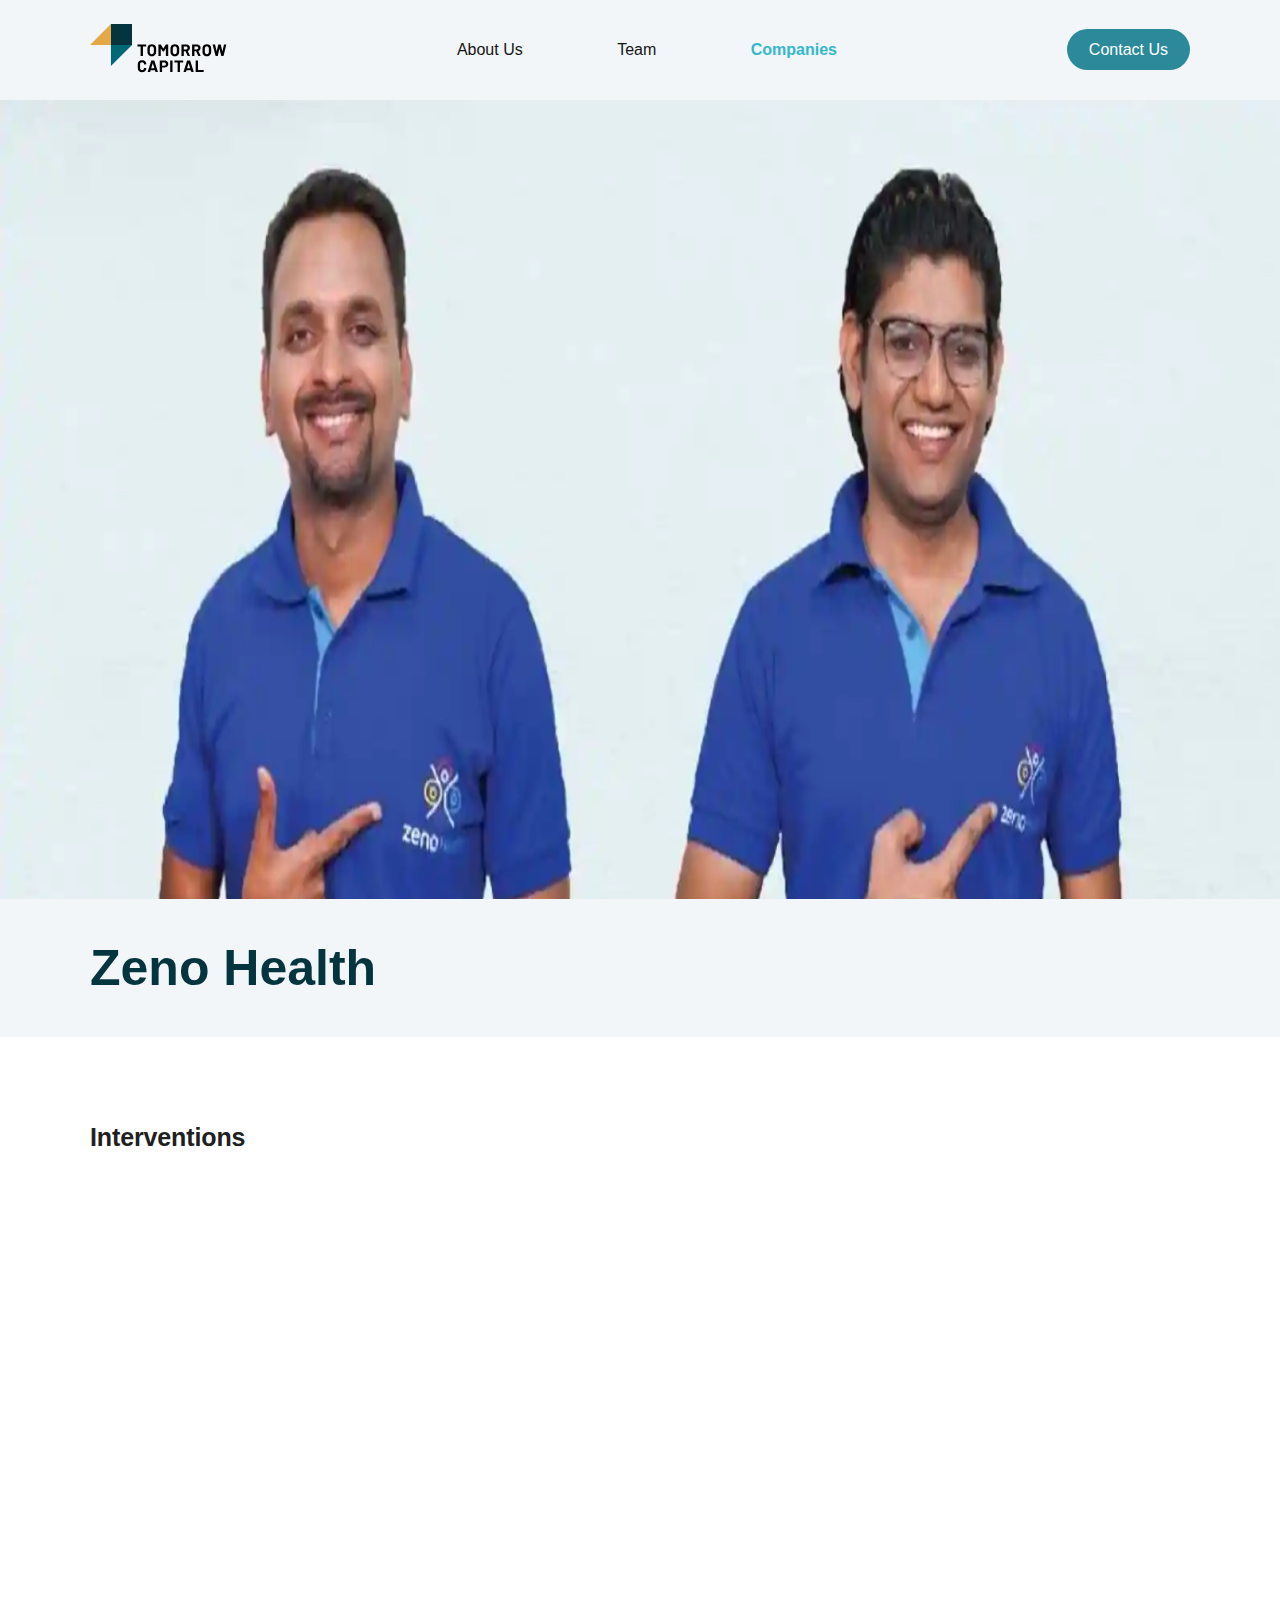
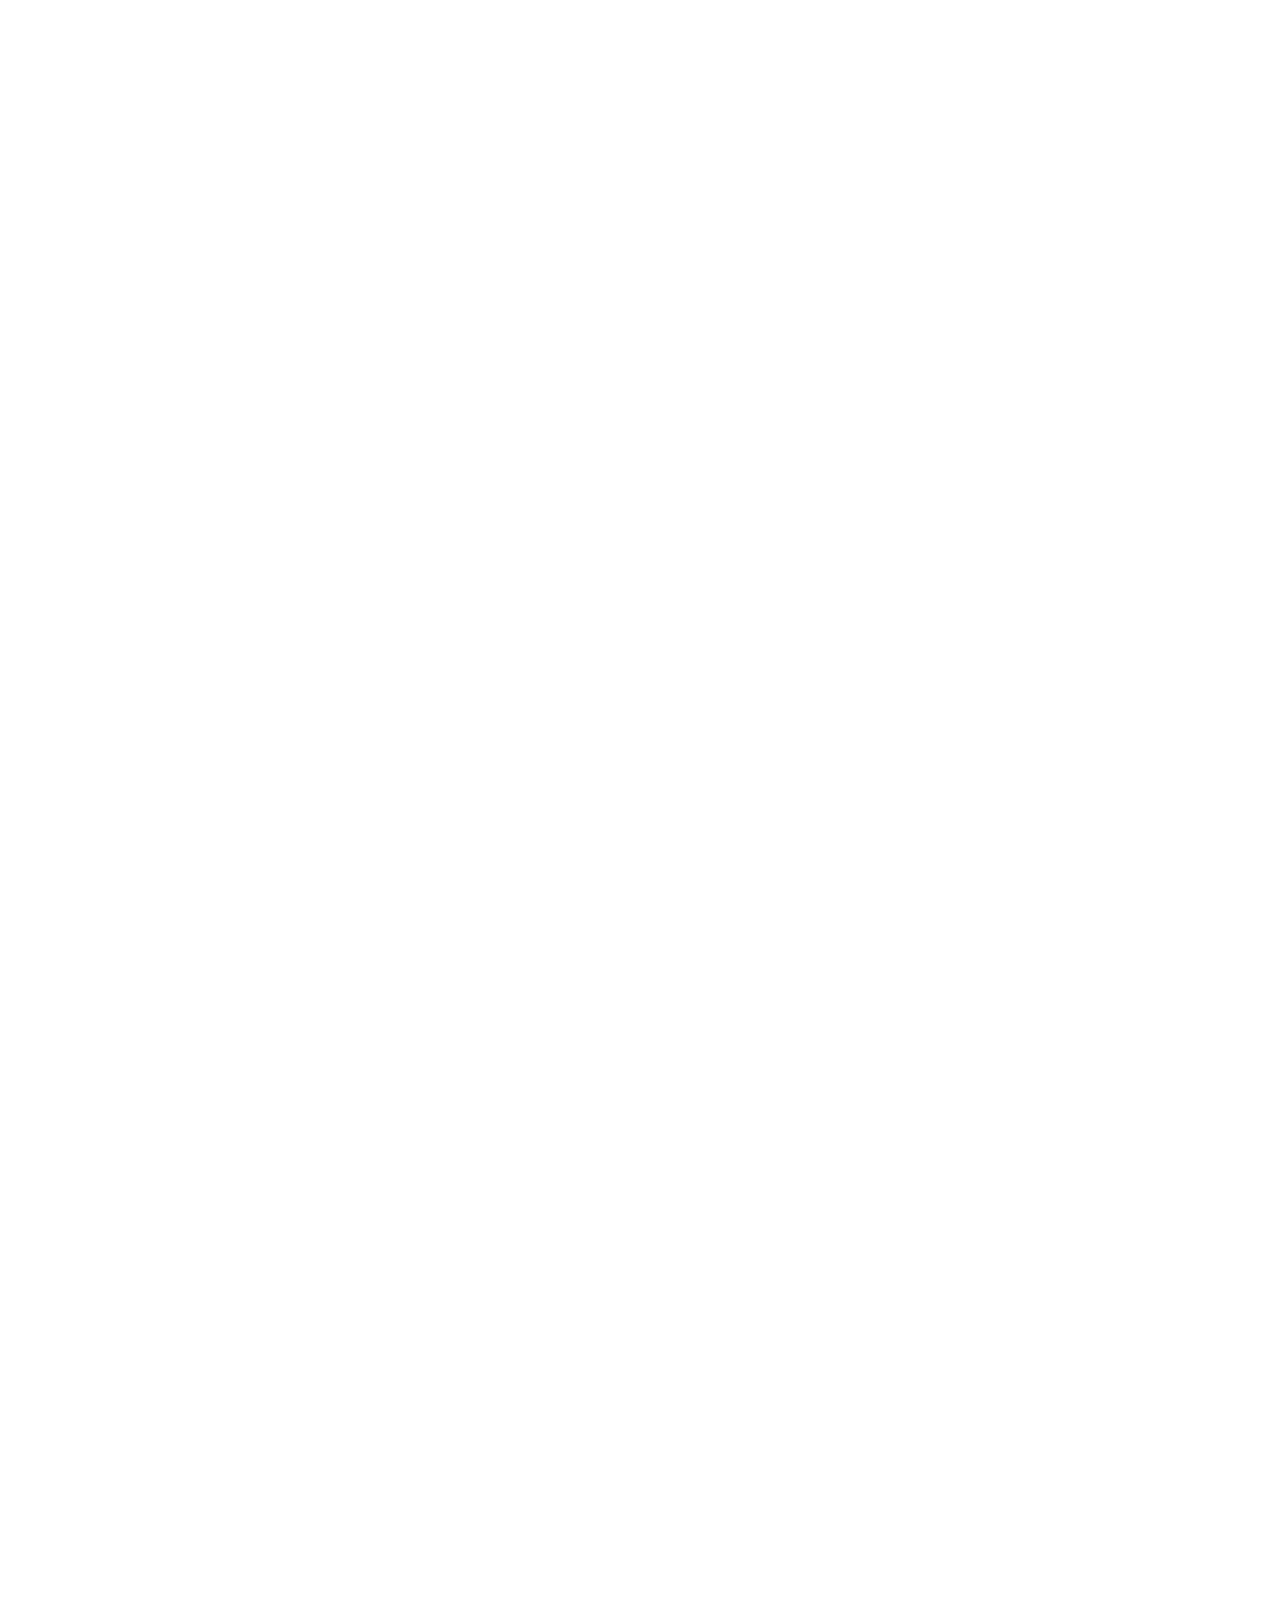
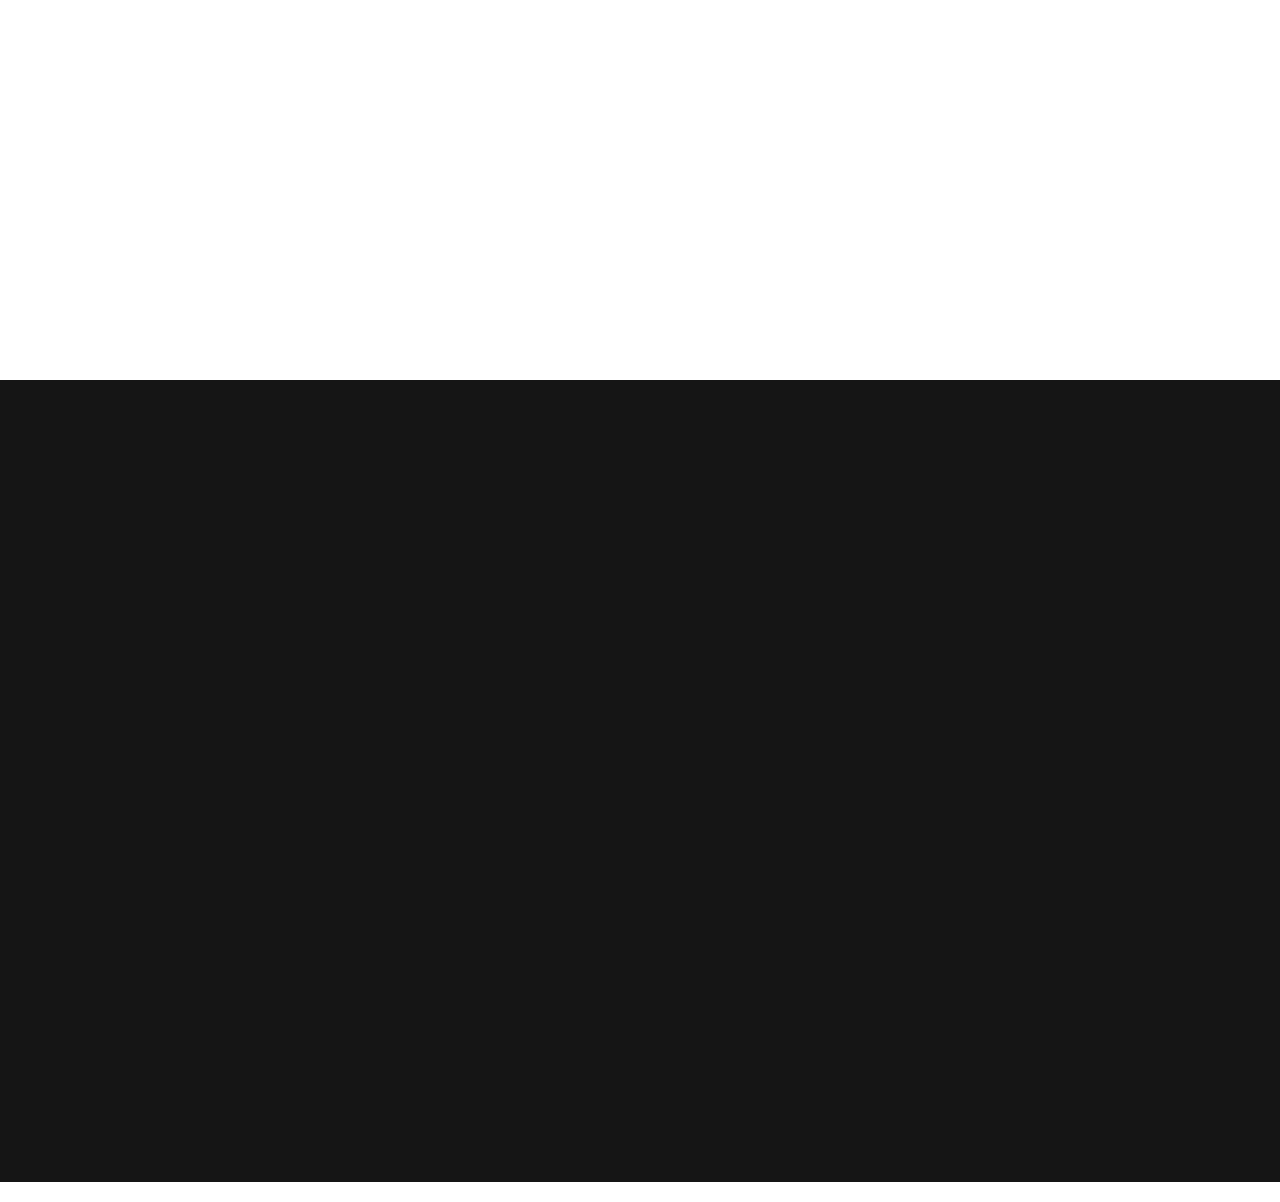
<file: zeno-health.html>
<!DOCTYPE html>
<html lang="en">

<head>
    <meta charset="UTF-8">
    <meta http-equiv="X-UA-Compatible" content="IE=edge">
    <meta name="viewport" content="width=device-width, initial-scale=1.0">
    <!-- Page title  -->
    <title>Zeno Health | Tomorrow Capital</title>
    <!-- For favicon -->
    <link rel="shortcut icon" href="./images/favicon.svg" type="image/x-icon">
    <!-- main stylesheet -->
    <link rel="stylesheet" href="css/main.css">
    <!-- CDN for scroll animation -->
    <link href="https://unpkg.com/aos@2.3.1/dist/aos.css" rel="stylesheet">
    <!-- CDN for Owl Carousel -->
    <link rel="stylesheet" href="https://cdnjs.cloudflare.com/ajax/libs/OwlCarousel2/2.3.4/assets/owl.carousel.min.css"
        integrity="sha512-tS3S5qG0BlhnQROyJXvNjeEM4UpMXHrQfTGmbQ1gKmelCxlSEBUaxhRBj/EFTzpbP4RVSrpEikbmdJobCvhE3g=="
        crossorigin="anonymous" referrerpolicy="no-referrer" />
    <link rel="stylesheet"
        href="https://cdnjs.cloudflare.com/ajax/libs/OwlCarousel2/2.3.4/assets/owl.theme.default.min.css"
        integrity="sha512-sMXtMNL1zRzolHYKEujM2AqCLUR9F2C4/05cdbxjjLSRvMQIciEPCQZo++nk7go3BtSuK9kfa/s+a4f4i5pLkw=="
        crossorigin="anonymous" referrerpolicy="no-referrer" />
</head>

<body>
    <!-- Start for header section  -->
    <div id="main-nav">
        <header class="header faint-gray nav-down">
            <div class="container navbar flex flex-ai-c flex-jc-sb">
                <a href="/">
                    <img src="images/capital_logo_black.svg" alt="Capital Tomorrow">
                </a>
                <div class="links has-white">
                    <a href="/our-vision.html" class="link has-text-black">About Us</a>
                    <a href="/our-team.html" class="link has-text-black">Team</a>
                    <!-- <a href="#blog" class="link has-text-black">Blog</a> -->
                    <a href="/companies.html" class="link has-text-black is-active-link">Companies</a>
                    <a href="/contact-us.html" class="link btn-active hide-border is-hidden-tab">Contact Us</a>
                </div>
                <div class="links is-hidden-mob">
                    <a href="/contact-us.html" class="link btn-active hide-border">Contact Us</a>
                </div>
                <div class="bottom-image hide-for-laptop"><img src="images/header-bottom.png" alt="Capital Tomorrow">
                </div>
                <div class="hamburger hide-for-laptop">
                    <span class="has-bg-black"></span>
                    <span class="has-bg-black"></span>
                    <span class="has-bg-black"></span>
                </div>
            </div>
        </header>
    </div>
    <div class="companies-pages contact-us-gap">
        <img src="./images/companies/pages/zeno-health.png" alt="zeno-health" class="section-bg-img">
        <div data-aos="fade-up" data-aos-anchor-placement="top-bottom" data-aos-duration="2000" class="main-heading">
            <h1 id="blog" class="container">Zeno Health</h1>
        </div>
        <div class="content-section container">
            <h2>Interventions</h2>
            <div data-aos="fade-up" data-aos-anchor-placement="top-bottom" data-aos-duration="2000"
                class="intervention">
                <div class="items1">
                    <div class="item1">
                        <div class="logo1 flex flex-ai-c flex-jc-c">
                            <img src="./images/companies/pages/round-circle-1.svg" alt="">
                        </div>
                        <p class="right-gap left-gap">
                            Helmed backoffice operations (Finance, HR, governance)
                            to build a solid base and
                            increase founder bandwidth
                        </p>
                    </div>
                    <div class="item1">
                        <div class="logo1 flex flex-ai-c flex-jc-c">
                            <img src="./images/companies/pages/round-circle-1.svg" alt="">
                        </div>
                        <p class="right-gap left-gap">
                            Developed Org. Structure
                            Key hirings- Sales, Marketing,
                            Training, Finance & HR
                        </p>
                    </div>
                    <div class="item1">
                        <div class="logo1 flex flex-ai-c flex-jc-c">
                            <img src="./images/companies/pages/round-circle-1.svg" alt="">
                        </div>
                        <p class="right-gap left-gap">
                            Access to industry experts through FoTC initiative -
                            Head of Retail @leading luggage brand to build sales function
                            and support on key hires
                        </p>
                    </div>
                    <div class="item1">
                        <div class="logo1 flex flex-ai-c flex-jc-c">
                            <img src="./images/companies/pages/round-circle-1.svg" alt="">
                        </div>
                        <p class="left-gap">
                            Build the sales & marketing functions,
                            set up CRM and key reporting formats
                        </p>
                    </div>
                </div>
            </div>
            <div data-aos="fade-up" data-aos-anchor-placement="top-bottom" data-aos-duration="2000"
                class="first-grid is-gird-1 top-gap">
                <div class="col top-gap-mob">
                    <p class="bottom-gap">
                        We invested in Generico when it had just pivoted from a B2B software
                        product to an offline retail store model, with just a few stores and
                        an early product market fit. We identified the opportunity to build a
                        pan-India network of branded pharmacy stores selling generic medicines
                        and being a partner in the patients health journey by helping them save
                        money and manage their health better. With this conviction, we worked with
                        them on building the retail operations, sales structure and teams, training
                        and development, marketing and customer acquisition strategy, talent acquisition,
                        consumer analytics among other things.
                    </p>
                    <p class="bottom-gap">
                        Two members from our team worked full time with the founders, taking on
                        multiple roles such as Sales head, Marketing head, CRM head, while our back
                        end team helped streamline accounts, finance and compliance. As a result, the
                        founders were able to focus on their strengths of building technology, supply
                        chain and expansion, which allowed them to scale up to a network of nearly 90
                        stores in Mumbai within 3 years, with a stellar management team fully built out
                        and ready for nationwide expansion.
                    </p>
                    <p>
                        Tomorrow Capital exited the business last year with an over
                        7x cash return in 2 years.
                    </p>
                </div>
                <div class="col left-gap">
                    <div class="">
                        <h2 class="top-gap">Back Then</h2>
                        <div class="card-1 card-bottom-gap">
                            <img src="./images/companies/pages/yellow-right-icon.svg" alt="yellow-right-icon">
                            <div class="flex flex-jc-sb flex-ai-c bottom-gap">
                                <p>Stores</p>
                                <p>2</p>
                            </div>
                            <div class="flex flex-jc-sb flex-ai-c bottom-gap">
                                <p>Team Size</p>
                                <p>3</p>
                            </div>
                            <div class="flex flex-jc-sb flex-ai-c">
                                <p>Customers</p>
                                <p>5000</p>
                            </div>
                        </div>
                        <h2 class="top-gap">And Now</h2>
                        <div class="card-1">
                            <img src="./images/companies/pages/green-right-icon.svg" alt="green-right-icon">
                            <div class="flex flex-jc-sb flex-ai-c bottom-gap">
                                <p>Stores</p>
                                <p>2</p>
                            </div>
                            <div class="flex flex-jc-sb flex-ai-c bottom-gap">
                                <p>Team Size</p>
                                <p>3</p>
                            </div>
                            <div class="flex flex-jc-sb flex-ai-c">
                                <p>Customers</p>
                                <p>5000</p>
                            </div>
                        </div>
                    </div>
                </div>
                <img src="./images/companies/pages/green-big-icon.svg" alt="green-big-icon" class="bottom-icon1">
                <img src="./images/companies/pages/yellow-round-icon.svg" alt="green-round-icon" class="bottom-icon2">
            </div>
            <div data-aos="fade-up" data-aos-anchor-placement="top-bottom" data-aos-duration="2000"
                class="second-grid card-info">
                <div class="col right-gap">
                    <img src="./images/companies/pages/siddharth-gadia.png" alt="siddharth-gadia">
                    <h3>Siddharth Gadia</h3>
                    <h4>Director Zeno Health</h4>
                    <p>
                        Tomorrow Capital is one of the very few early stage investment firms who
                        understand the buisness fundamentals deeply along with the capability to provide
                        the direction to achieve the buisness goals. Their approach too build long lasting
                        buisness has resonated with us more than anything else.
                    </p>
                </div>
                <div class="col left-gap">
                    <img src="./images/companies/pages/girish-agarwal.png" alt="girish-agarwal">
                    <h3>Girish Agarwal</h3>
                    <h4>Director Zeno Health</h4>
                    <p>
                        Zeno Health is a revolution in pharma which very few firms can
                        comprehend and Tomorrow Capital had taken the bet against the odds
                        and bestowed their faith in us. We are extremely happy with our
                        association with Tomorrow Capital.
                    </p>
                </div>
            </div>
            <img data-aos="fade-up" data-aos-anchor-placement="top-bottom" data-aos-duration="2000"
                src="./images/companies/zeno-blue-logo.png" alt="zeno-blue-logo" class="zeno-logo">
        </div>
        <div class="card-section">
            <h3 data-aos="fade-up" data-aos-anchor-placement="top-bottom" data-aos-duration="2000"
                class="next-page-space">Next Case Study</h3>
            <div id="blog" class="col-wrapper">
                <div class="col-1">
                    <div data-aos="fade-up" data-aos-anchor-placement="top-bottom" data-aos-duration="2000"
                        class="first-cell">
                        <div class="card-1">
                            <img src="./images/companies/card-2.png" alt="card-2">
                        </div>
                    </div>
                    <div data-aos="fade-up" data-aos-anchor-placement="top-bottom" data-aos-duration="2000"
                        class="second-cell has-bg-whiter">
                        <div class="right-icon">
                            <a href="/bonito-design.html" title="Next Case Study">
                                <img src="./images/companies/pages/right-arrow.svg" alt="right-arrow">
                            </a>
                        </div>
                        <div class="logo">
                            <img src="./images/companies/pages/red-bonito-logo.png" alt="red-bonito-logo">
                        </div>
                        <div class="card-info">
                            <p class="desc">
                                Bonito Designs is a bootstrapped investor design company
                                based in Bangalore. Through their efforts and partnership
                                with us, they generated ten times the monthly revenue in the
                                last two years. Interestingly, they are also one of the fastest
                                to realize an ARR of a hundred crores.
                            </p>
                            <div class="btn-wrapper">
                                <a href="/bonito-design.html" class="btn">READ CASE STUDY</a>
                            </div>
                        </div>
                    </div>
                </div>
            </div>
        </div>
    </div>
    </div>
    <!-- Start for footer section  -->
    <footer class="footer container space-top-bottom">
        <div data-aos="fade-up" data-aos-anchor-placement="top-bottom" data-aos-duration="2000" class="footer-icon"><img
                src="images/footer_logo.svg" alt="Footer Logo"></div>
        <div class="footer-content">
            <div data-aos="fade-up" data-aos-anchor-placement="top-bottom" data-aos-duration="2000"
                class="footer-content-head">
                <h1>We solve <br>
                    Tomorrow’s problems Today</h1>
            </div>
            <div data-aos="fade-up" data-aos-anchor-placement="top-bottom" data-aos-duration="2000"
                class="footer-content-items">
                <div class="item item-L">
                    <h2 class="item-head">Location</h2>
                    <ul class="location-desc">
                        <p>7th Floor, Lodha Excelus , Apollo Mills, NM Joshi Marg, Mahalakshmi, Mumbai, Maharashtra
                            400011</p>
                    </ul>
                    <div class="location-img">
                        <iframe
                            src="https://www.google.com/maps/embed?pb=!1m18!1m12!1m3!1d3772.7241867620487!2d72.82667571437548!3d18.987784559674857!2m3!1f0!2f0!3f0!3m2!1i1024!2i768!4f13.1!3m3!1m2!1s0x3be7ce5ff0c91c61%3A0x99e5f5f575271292!2sLODHA%20Excelus!5e0!3m2!1sen!2sin!4v1643989273843!5m2!1sen!2sin"
                            width="100%" style="border:0;" allowfullscreen="" loading="lazy"></iframe>
                    </div>
                </div>
                <div class="item  item-W">
                    <h2 class="item-head">Website</h2>
                    <ul>
                        <li><a href="#main-nav">Home</a></li>
                        <li><a href="/our-vision.html">About us</a></li>
                        <li><a href="/our-team.html">Team</a></li>
                        <!-- <li><a href="#blog">Blog</a></li> -->
                        <li><a href="/companies.html">Companies</a></li>
                        <li><a href="/contact-us.html">Career</a></li>
                    </ul>
                </div>
                <div class="item item-S">
                    <h2 class="item-head">Social media</h2>
                    <ul class="hide-for-mobile link-align">
                        
                        <li><a href="https://twitter.com/capitaltomorrow" target="_blank"
                                rel="nofollow noopener noreferrer"><img src="./images/social-media/twitter.svg"
                                    alt="Twitter"><span>Twitter</span></a></li>
                        <li><a href="https://www.linkedin.com/company/tomorrow-capital" target="_blank"
                                rel="nofollow noopener noreferrer"><img src="./images/social-media/linkedIn.svg"
                                    alt="LinkedIn"><span>LinkedIn</span></a></li>
                    </ul>
                    <ul class="hide-for-laptop flex flex-jc-c">
                        <!-- <li><a href="#"><img src="./images/social-media/facebook.svg" alt="Facebook"> </a></li> -->
                        <li><a href="https://twitter.com/capitaltomorrow" target="_blank"
                                rel="nofollow noopener noreferrer"><img src="./images/social-media/twitter.svg"
                                    alt="Twitter"></i></a></li>
                        <!-- <li><a href="#"><img src="./images/social-media/instagram.svg" alt="Instagram"></i></a></li> -->
                        <li><a href="https://www.linkedin.com/company/tomorrow-capital" target="_blank"
                                rel="nofollow noopener noreferrer"><img src="./images/social-media/linkedIn.svg"
                                    alt="LinkedIn"></a></li>
                    </ul>
                </div>
                <div class="item item-N center-align">
                    <h2 class="item-head">Contacts</h2>
                    <!-- <input type="text" placeholder="Email Id">
            <a href="#" class="btn">Subscribe</a> -->
                    <p>Email:
                        <a href="mailto:info@tomorrowcapital.in">info@tomorrowcapital.in</a>
                    </p>
                      <!-- <p style="display: none;">Contact Number:
                        <a href="tel:+123456789">123456789
                        </a>
                    </p> -->
                </div>
            </div>
        </div>
    </footer>
    <!-- Back to top button -->
    <a id="button-top">
        <img title="Scroll To Top" src="./images/scroll-top.svg" alt="scroll-top">
    </a>
    <!-- script for scroll animation  -->
    <script src="https://unpkg.com/aos@2.3.1/dist/aos.js"></script>
    <!-- jquery script  -->
    <script src="https://cdnjs.cloudflare.com/ajax/libs/jquery/3.6.0/jquery.min.js"
        integrity="sha512-894YE6QWD5I59HgZOGReFYm4dnWc1Qt5NtvYSaNcOP+u1T9qYdvdihz0PPSiiqn/+/3e7Jo4EaG7TubfWGUrMQ=="
        crossorigin="anonymous" referrerpolicy="no-referrer"></script>
    <!-- header script file  -->
    <script src="./js/header.js"></script>
    <!-- scroll animation obj initialized  -->
    <script>
        AOS.init();
    </script>
</body>

</html>
</file>
<file: css/main.css>
html {
  font-size: 62.5%;
  scroll-behavior: smooth;
}

*,
*::after,
*::before {
  padding: 0;
  margin: 0;
  -webkit-box-sizing: border-box;
          box-sizing: border-box;
}

@font-face {
  font-family: "ProximaNova";
  src: url("../fonts/PROXIMA-NOVA-ALT-BOLD.OTF") format("OTF"), url("../fonts/PROXIMA-NOVA-ALT-LIGHT.OTF") format("OTF"), url("../fonts/PROXIMA-NOVA-ALT THIN.OTF") format("OTF"), url("../fonts/PROXIMA-NOVA-BLACK.OTF") format("OTF"), url("../fonts/PROXIMA-NOVA-BOLD.OTF") format("OTF"), url("../fonts/PROXIMA-NOVA-EXTRABOLD.OTF") format("OTF"), url("../fonts/PROXIMA-NOVA-THIN.OTF") format("OTF"), url("../fonts/PROXIMANOVA-REGULAR.OTF") format("OTF");
}

body {
  font-size: 1.6rem;
  font-family: "ProximaNova", sans-serif;
  overflow-x: hidden;
}

a {
  text-decoration: none;
  cursor: pointer;
}

img,
video {
  -o-object-fit: cover;
     object-fit: cover;
  -o-object-position: center;
     object-position: center;
  width: 100%;
}

video {
  height: 100%;
}

li {
  list-style-type: none;
  padding: 0;
}

button {
  outline: none;
  background: none;
}

.stop-scroll {
  width: 100%;
  position: fixed;
}

.container {
  margin: 0 auto;
  padding-left: 1.6rem;
  padding-right: 1.6rem;
}

@media (min-width: 370px) {
  .container {
    padding-left: 2rem;
    padding-right: 2rem;
  }
}

@media (min-width: 768px) {
  .container {
    padding-left: 4rem;
    padding-right: 4rem;
  }
}

@media (min-width: 1024px) {
  .container {
    padding-left: 8rem;
    padding-right: 8rem;
  }
}

@media (min-width: 1200px) {
  .container {
    padding-left: 9rem;
    padding-right: 9rem;
  }
}

.space-left {
  padding-left: 1.6rem;
}

@media (min-width: 370px) {
  .space-left {
    padding-left: 2rem;
  }
}

@media (min-width: 768px) {
  .space-left {
    padding-left: 5rem;
  }
}

@media (min-width: 1024px) {
  .space-left {
    padding-left: 8rem;
  }
}

@media (min-width: 1200px) {
  .space-left {
    padding-left: 9rem;
  }
}

.space-right {
  padding-right: 1.6rem;
}

@media (min-width: 370px) {
  .space-right {
    padding-right: 2rem;
  }
}

@media (min-width: 768px) {
  .space-right {
    padding-right: 5rem;
  }
}

@media (min-width: 1024px) {
  .space-right {
    padding-right: 8rem;
  }
}

@media (min-width: 1200px) {
  .space-right {
    padding-right: 9rem;
  }
}

.space-top-bottom {
  padding-top: 8rem;
  padding-bottom: 8rem;
}

@media (max-width: 767px) {
  .space-top-bottom {
    padding-top: 5rem;
    padding-bottom: 6rem;
  }
}

@media (max-width: 1023px) {
  .space-top-bottom {
    padding-top: 6rem;
  }
}

.space-bottom {
  padding-bottom: 8rem;
}

@media (min-width: 768px) {
  .space-bottom {
    padding-bottom: 10rem;
  }
}

@media (min-width: 1024px) {
  .space-bottom {
    padding-bottom: 20rem;
  }
}

.handle-it {
  position: relative;
  -webkit-box-orient: vertical;
  -webkit-box-direction: reverse;
      -ms-flex-direction: column-reverse;
          flex-direction: column-reverse;
  -webkit-box-pack: end;
      -ms-flex-pack: end;
          justify-content: flex-end;
  gap: 5rem;
}

@media (min-width: 768px) {
  .handle-it {
    -webkit-box-orient: horizontal;
    -webkit-box-direction: normal;
        -ms-flex-direction: row;
            flex-direction: row;
    gap: 4rem;
  }
}

@media (min-width: 1024px) {
  .handle-it {
    gap: 12rem;
  }
}

.btn {
  cursor: pointer;
  border-radius: 5.4rem;
  display: inline-block;
  padding: 1.5rem 3.5rem;
  -webkit-transition: 0.3s;
  transition: 0.3s;
  text-align: center;
}

@media (min-width: 768px) {
  .btn {
    padding: 1.5em 4.5rem;
  }
}

@media (min-width: 1024px) {
  .btn {
    border-radius: 5.4rem;
    padding: 2.1rem 5rem;
  }
}

.btn.is-green {
  background-color: #006778 !important;
  color: #fff !important;
  margin-right: 5rem;
}

@media (max-width: 1023px) {
  .btn.is-green {
    margin-right: 2rem;
  }
}

.btn.small-btn {
  border-radius: 0px !important;
  padding: 15px !important;
  width: 40%;
}

@media (min-width: 768px) {
  .btn.small-btn {
    width: 30%;
  }
}

@media (min-width: 1024px) {
  .btn.small-btn {
    width: 25%;
  }
}

.btn.is-selected {
  background-color: #006778 !important;
  color: #fff !important;
}

.btn.m-r-20 {
  margin-right: 20px;
}

@media (max-width: 1023px) {
  .btn.btn-gap {
    margin-bottom: 2rem;
    margin-top: 2rem;
  }
}

@media (max-width: 1023px) {
  .btn.btn-wd {
    width: 46% !important;
  }
}

@media (max-width: 767px) {
  .btn.btn-wd {
    width: 70% !important;
  }
}

.btn.is-hoverable:hover {
  background: #2b8999 !important;
  color: #fff !important;
  border-color: #2b8999 !important;
}

.btn.is-hoverable-1:hover {
  background: #fff !important;
  color: #111 !important;
  border-color: #2b8999 !important;
}

.flex {
  display: -webkit-box;
  display: -ms-flexbox;
  display: flex;
}

.flex-jc-c {
  -webkit-box-pack: center;
      -ms-flex-pack: center;
          justify-content: center;
}

.flex-jc-sb {
  -webkit-box-pack: justify;
      -ms-flex-pack: justify;
          justify-content: space-between;
}

.flex-jc-se {
  -webkit-box-pack: space-evenly;
      -ms-flex-pack: space-evenly;
          justify-content: space-evenly;
}

.flex-ai-c {
  -webkit-box-align: center;
      -ms-flex-align: center;
          align-items: center;
}

.flex-dir-col {
  -webkit-box-orient: vertical;
  -webkit-box-direction: normal;
      -ms-flex-direction: column;
          flex-direction: column;
}

.line-clamp {
  display: -webkit-box;
  -webkit-line-clamp: 3;
  -webkit-box-orient: vertical;
}

@media (max-width: 767px) {
  .hide-for-mobile {
    display: none;
  }
}

@media (min-width: 768px) {
  .hide-for-laptop {
    display: none;
  }
}

@media (max-width: 1023px) {
  .hide-for-md {
    display: none !important;
  }
}

@media (min-width: 1024px) {
  .hide-for-lg {
    display: none;
  }
}

@media only screen and (min-width: 1024px) and (max-width: 1155px) {
  .container {
    padding-left: 4rem !important;
    padding-right: 4rem !important;
  }
  .incredible-workplace .card-wrapper {
    gap: 4rem !important;
  }
  .space-left {
    padding-left: 4rem !important;
  }
  .handle-it {
    gap: 4rem !important;
  }
  .we-work .acc-we-work h2 {
    font-size: 3rem !important;
  }
  .img-container .img .desc .name {
    font-size: 2.5rem !important;
  }
  .img-container .img .desc .role {
    font-size: 1.5rem !important;
  }
  .our-vision .content-wrapper .banner-content p {
    width: 95% !important;
    font-size: 3rem !important;
  }
  .our-vision .content-wrapper .banner-content .right-arrow {
    width: 200px !important;
    height: 200px !important;
  }
  .incredible-workplace .card-wrapper .card-child h1 {
    font-size: 2.5rem !important;
  }
}

#button-top {
  display: inline-block;
  background-color: #ff9800;
  width: 45px;
  height: 45px;
  text-align: center;
  border-radius: 4px;
  position: fixed;
  bottom: 30px;
  right: 30px;
  -webkit-transition: background-color 0.3s, opacity 0.5s, visibility 0.5s;
  transition: background-color 0.3s, opacity 0.5s, visibility 0.5s;
  opacity: 0;
  visibility: hidden;
  z-index: 1000;
}

@media (max-width: 767px) {
  #button-top {
    right: 10px;
  }
}

#button-top img {
  width: 20px;
  -webkit-transform: rotate(180deg);
          transform: rotate(180deg);
  margin-top: 16px;
}

#button-top:hover {
  cursor: pointer;
  background-color: #2b8999;
}

#button-top:active {
  background-color: #2b8999;
}

#button-top.show {
  opacity: 1;
  visibility: visible;
}

#main-nav {
  top: 0;
  left: 0;
  width: 100%;
}

#main-nav.is-absolute {
  position: absolute;
}

.nav-up {
  top: -110px;
}

.header {
  z-index: 40;
  overflow: hidden;
  color: #ffffff;
  position: fixed;
  height: 10rem;
  width: 100%;
  -webkit-transition: top 0.2s ease-in-out;
  transition: top 0.2s ease-in-out;
}

@media (max-width: 767px) {
  .header {
    height: 9rem;
  }
}

.header.small-height {
  height: 10rem !important;
}

.header.bg-dark-color {
  background-color: #151515;
}

.header.faint-green {
  background-color: #04353e !important;
}

.header.faint-gray {
  background-color: #f2f6f8 !important;
}

.header .navbar {
  height: 100%;
  position: relative;
}

@media (max-width: 767px) {
  .header .navbar .links {
    overflow: hidden;
    position: absolute;
    top: 100%;
    right: 0;
    width: 100%;
    height: calc(100vh - 11.8rem);
    background: #151515;
    display: -webkit-box;
    display: -ms-flexbox;
    display: flex;
    -webkit-box-orient: vertical;
    -webkit-box-direction: normal;
        -ms-flex-direction: column;
            flex-direction: column;
    -webkit-box-align: center;
        -ms-flex-align: center;
            align-items: center;
    -webkit-transform: translateX(100%);
            transform: translateX(100%);
    -webkit-transition: 0.3s;
    transition: 0.3s;
    height: calc(100vh - 90px);
  }
  .header .navbar .links.faint-bg {
    background-color: #04353e !important;
  }
  .header .navbar .links.faint-blue {
    background-color: #f2f6f8 !important;
  }
  .header .navbar .links.has-white {
    background-color: #f2f6f8 !important;
  }
}

.header .navbar .links .link {
  font-size: 1.8rem;
  margin: 1rem 0;
  padding: 1.3rem 2.6rem 1rem 2.6rem;
  -webkit-transition: 0.3s;
  transition: 0.3s;
}

@media (min-width: 768px) {
  .header .navbar .links .link {
    font-size: 1.6rem;
    margin: 0;
    padding: 1rem 2rem 1rem 2rem;
  }
}

@media (min-width: 1024px) {
  .header .navbar .links .link {
    margin: 0 0 0 3rem;
  }
}

@media (min-width: 1200px) {
  .header .navbar .links .link {
    margin: 0 0 0 5rem;
  }
}

.header .navbar .links .link:hover {
  color: #35b8ce;
}

.header .navbar .links .link.is-active-link {
  color: #35b8ce !important;
  font-weight: 600;
}

.header .navbar .links .link.has-text-black {
  color: #151515;
}

.header .navbar .links .link.has-text-white {
  color: #ffff;
}

.header .navbar .links .link.btn-active {
  background: #2b8999;
  color: #fff;
  border: 2px solid #fff;
  border-radius: 2.7rem;
}

.header .navbar .links .link.btn-active.hide-border {
  border-color: transparent !important;
}

.header .navbar .hamburger {
  cursor: pointer;
}

.header .navbar .hamburger span {
  display: block;
  width: 2rem;
  height: 0.2rem;
  background: #fff;
  -webkit-transition: 0.3s;
  transition: 0.3s;
  position: relative;
}

.header .navbar .hamburger span.has-bg-black {
  background-color: #111 !important;
}

.header .navbar .hamburger span:nth-child(2) {
  margin: 0.5rem 0;
}

.header .navbar .hamburger span:nth-child(1), .header .navbar .hamburger span:nth-child(3) {
  right: 1rem;
}

.header.open-menu {
  overflow: unset;
}

.header.open-menu .links {
  -webkit-transform: translateX(0) !important;
          transform: translateX(0) !important;
}

.header.open-menu .hamburger {
  /* Fade out the second bar */
  /* Rotate last bar */
}

.header.open-menu .hamburger :nth-child(1) {
  -webkit-transform: rotate(-45deg) translate(-3px, 6px);
          transform: rotate(-45deg) translate(-3px, 6px);
}

.header.open-menu .hamburger :nth-child(2) {
  opacity: 0;
}

.header.open-menu .hamburger :nth-child(3) {
  -webkit-transform: rotate(45deg) translate(-3px, -7px);
          transform: rotate(45deg) translate(-3px, -7px);
}

.open-menu .bottom-image {
  position: fixed;
  bottom: -5px;
  left: 0;
  width: 100%;
  -webkit-transform: translateX(0) !important;
          transform: translateX(0) !important;
  -webkit-transition: 0.3s;
  transition: 0.3s;
}

.open-menu .bottom-image img {
  height: 100%;
  -o-object-fit: fill;
     object-fit: fill;
}

.bottom-image {
  position: fixed;
  bottom: -5px;
  left: 0;
  width: 100%;
  -webkit-transform: translateX(100%);
          transform: translateX(100%);
}

.bottom-image img {
  height: 100%;
  -o-object-fit: fill;
     object-fit: fill;
}

@media (max-width: 767px) {
  .is-hidden-mob {
    display: none !important;
  }
}

@media (min-width: 768px) {
  .is-hidden-tab {
    display: none !important;
  }
}

.footer {
  background: #151515;
}

@media (max-width: 767px) {
  .footer-icon {
    text-align: center;
  }
}

.footer-icon img {
  width: 3rem;
  height: 3rem;
}

@media (min-width: 768px) {
  .footer-icon img {
    width: 5rem;
    height: 5rem;
  }
}

@media (min-width: 1024px) {
  .footer-icon img {
    width: 8rem;
    height: 8rem;
  }
}

@media (min-width: 1200px) {
  .footer-icon img {
    width: 10rem;
    height: 10rem;
  }
}

.footer-content {
  color: #ffffff !important;
}

.footer-content-head {
  padding-bottom: 8rem;
}

@media (max-width: 767px) {
  .footer-content-head {
    text-align: center;
  }
  .footer-content-head h1 {
    margin: 0 auto;
  }
}

.footer-content-head h1 {
  font-size: 2.8rem;
  font-weight: 700;
  max-width: 29rem;
}

@media (min-width: 768px) {
  .footer-content-head h1 {
    max-width: initial;
    font-size: 4rem;
  }
}

@media (min-width: 1024px) {
  .footer-content-head h1 {
    font-size: 5rem;
  }
}

@media (min-width: 768px) {
  .footer-content-head {
    padding-bottom: 10rem;
    padding-left: 3rem;
  }
}

@media (min-width: 1200px) {
  .footer-content-head {
    padding-left: 5rem;
  }
}

.footer-content-items {
  display: -ms-grid;
  display: grid;
  width: 100%;
      grid-template-areas: "W" "L" "N" "S";
  -ms-grid-columns: 1fr;
      grid-template-columns: 1fr;
  gap: 4rem;
  -webkit-box-pack: center;
      -ms-flex-pack: center;
          justify-content: center;
}

@media (min-width: 768px) {
  .footer-content-items {
    -ms-grid-columns: 1fr 1fr;
        grid-template-columns: 1fr 1fr;
        grid-template-areas: "L W" "S N";
    padding-left: 3rem;
  }
}

@media (min-width: 1024px) {
  .footer-content-items {
    -ms-grid-columns: 3fr 1fr 1fr 2fr;
        grid-template-columns: 3fr 1fr 1fr 2fr;
        grid-template-areas: "L W S N";
    gap: 3rem;
  }
}

@media (min-width: 1200px) {
  .footer-content-items {
    gap: 4rem;
    padding-left: 5.5rem;
  }
}

@media (min-width: 1920px) {
  .footer-content-items {
    gap: 5rem;
  }
}

@media (max-width: 1023px) {
  .footer-content-items .item {
    text-align: center !important;
  }
}

.footer-content-items .item.center-align {
  text-align: center;
}

@media (min-width: 768px) {
  .footer-content-items .item.center-align {
    text-align: unset;
  }
}

.footer-content-items .item .item-head {
  font-weight: 700;
  font-size: 1.8rem;
  margin-bottom: 2rem;
}

.footer-content-items .item li,
.footer-content-items .item p,
.footer-content-items .item a {
  font-weight: 300;
  font-size: 1.8rem;
  line-height: 3.4rem;
  padding-bottom: 5px;
}

.footer-content-items .item li a,
.footer-content-items .item p a,
.footer-content-items .item a a {
  color: #ffffff;
}

.footer-content-items .item-L {
  -ms-grid-row: 2;
  -ms-grid-column: 1;
  grid-area: L;
}

.footer-content-items .item-L .location-desc {
  max-width: 40rem;
}

@media (min-width: 1024px) {
  .footer-content-items .item-L .location-desc {
    max-width: 50rem;
  }
}

.footer-content-items .item-L .location-img {
  margin-top: 2rem;
}

@media (min-width: 1024px) {
  .footer-content-items .item-L .location-img {
    margin-top: 2rem;
  }
}

@media (min-width: 1200px) {
  .footer-content-items .item-L {
    margin-right: 2rem;
  }
}

.footer-content-items .item-S {
  -ms-grid-row: 4;
  -ms-grid-column: 1;
  grid-area: S;
}

@media (max-width: 767px) {
  .footer-content-items .item-S {
    -ms-grid-column-align: center;
        justify-self: center;
  }
  .footer-content-items .item-S h2 {
    text-align: center;
  }
  .footer-content-items .item-S li a {
    display: inline-block;
    padding: 0 1.9rem;
  }
  .footer-content-items .item-S li a img {
    height: 28px !important;
    width: 28px !important;
  }
}

.footer-content-items .item-S .hide-for-mobile .fab {
  margin-right: 1.2rem;
}

.footer-content-items .item-W {
  -ms-grid-row: 1;
  -ms-grid-column: 1;
  grid-area: W;
}

.footer-content-items .item-N {
  -ms-grid-row: 3;
  -ms-grid-column: 1;
  grid-area: N;
}

.footer-content-items .item-N input {
  border: none;
  background: none;
  color: #fff;
  font-size: 2rem;
  border-bottom: 2px solid #fff;
  padding: 10px;
  width: 100%;
  outline: none;
}

.footer-content-items .item-N .btn {
  color: #fff;
  background: #2b8999;
  margin-top: 3rem;
  padding: 1rem 1.4rem;
}

.footer .link-align a {
  display: -webkit-box;
  display: -ms-flexbox;
  display: flex;
  -webkit-box-align: center;
      -ms-flex-align: center;
          align-items: center;
}

@media (min-width: 768px) {
  .footer .link-align a {
    -webkit-box-pack: center;
        -ms-flex-pack: center;
            justify-content: center;
  }
}

@media (min-width: 1024px) {
  .footer .link-align a {
    -webkit-box-pack: unset;
        -ms-flex-pack: unset;
            justify-content: unset;
  }
}

.footer .link-align a img {
  width: 28px;
  height: 28px;
  margin-right: 10px;
}

.banner {
  background: #151515;
  color: #ffffff;
  position: relative;
  -webkit-box-orient: vertical;
  -webkit-box-direction: reverse;
      -ms-flex-direction: column-reverse;
          flex-direction: column-reverse;
  -webkit-box-pack: end;
      -ms-flex-pack: end;
          justify-content: flex-end;
  padding-top: 9rem;
}

@media (min-width: 768px) {
  .banner {
    -webkit-box-orient: horizontal;
    -webkit-box-direction: normal;
        -ms-flex-direction: row;
            flex-direction: row;
    margin-top: 0rem;
    padding-top: 10rem;
  }
}

.banner .banner-text {
  -ms-flex-preferred-size: calc(100% - 62%);
      flex-basis: calc(100% - 62%);
  z-index: 1;
  padding-right: 1rem;
}

.banner .banner-text a {
  color: #ffff;
}

@media (max-width: 767px) {
  .banner .banner-text {
    padding-top: 3rem;
  }
}

.banner .banner-text h2 {
  font-size: 2.4rem;
  font-weight: 600;
  margin-bottom: 20px;
}

@media (min-width: 768px) {
  .banner .banner-text h2 {
    font-size: 2.2rem;
    margin-bottom: 10px;
    white-space: nowrap;
  }
}

@media (min-width: 1024px) {
  .banner .banner-text h2 {
    font-size: 3rem;
    margin-bottom: 15px;
  }
}

@media (min-width: 1200px) {
  .banner .banner-text h2 {
    font-size: 3.5rem;
    margin-bottom: 20px;
  }
}

.banner .banner-text h1 {
  font-weight: 600;
  font-size: 2.9rem;
  line-height: 40px;
}

@media (min-width: 768px) {
  .banner .banner-text h1 {
    white-space: nowrap;
    font-size: 3.5rem;
    margin-bottom: 1rem;
    line-height: 45px;
  }
}

@media (min-width: 1024px) {
  .banner .banner-text h1 {
    font-size: 5rem;
    margin-bottom: 1rem;
    line-height: 60px;
  }
}

@media (min-width: 1200px) {
  .banner .banner-text h1 {
    font-size: 6rem;
    margin-bottom: 1.5rem;
    line-height: 70px;
  }
}

.banner .banner-text p {
  padding-bottom: 54px;
  padding-top: 20px;
  padding-right: 1rem;
  line-height: 22px;
}

@media (min-width: 768px) {
  .banner .banner-text p {
    padding-top: 0px;
    padding-bottom: 0px;
    line-height: 45px;
    white-space: nowrap;
  }
}

@media (min-width: 1200px) {
  .banner .banner-text p {
    font-size: 2.25rem;
  }
}

@media (min-width: 768px) {
  .banner .banner-text {
    width: calc(100% - 62%);
    -ms-flex-item-align: center;
        -ms-grid-row-align: center;
        align-self: center;
    margin-bottom: 4rem;
  }
}

@media (min-width: 1024px) {
  .banner .banner-text {
    margin-bottom: 8rem;
  }
}

.banner .banner-image {
  position: relative;
  -ms-flex-preferred-size: 62%;
      flex-basis: 62%;
  width: 100%;
  max-width: 111.86rem;
  margin-bottom: 4rem;
}

@media (min-width: 768px) {
  .banner .banner-image {
    width: 100%;
    margin-bottom: 6rem;
  }
}

@media (min-width: 1200px) {
  .banner .banner-image {
    margin-bottom: 10rem;
  }
}

.banner .banner-image .main-img {
  position: relative;
}

.banner .banner-image .main-img video {
  width: 100%;
  height: 100%;
  -o-object-fit: cover;
     object-fit: cover;
  -o-object-position: center;
     object-position: center;
}

.banner .banner-image .top-right {
  position: absolute;
  top: 0;
  right: 0;
  height: 3rem;
  width: 6rem;
  display: -webkit-box;
  display: -ms-flexbox;
  display: flex;
}

.banner .banner-image .top-right img {
  width: 100%;
  height: 100%;
}

@media (min-width: 768px) {
  .banner .banner-image .top-right {
    height: 8rem;
    width: 16rem;
  }
}

@media (min-width: 1200px) {
  .banner .banner-image .top-right {
    height: 10rem;
    width: 20rem;
  }
}

.banner .banner-image .bottom-left {
  position: absolute;
  height: 60px;
  width: 60px;
  bottom: -56px;
}

@media (min-width: 768px) {
  .banner .banner-image .bottom-left {
    height: 80px;
    width: 80px;
    bottom: -45px;
  }
  .banner .banner-image .bottom-left::before {
    content: "";
    position: absolute;
    top: 0;
    left: 0;
    z-index: 2;
    height: 5rem;
    width: 5rem;
    top: -26px;
    left: -26px;
    background-image: url(../images/banner-section/secondary_arrow.svg);
  }
}

@media (min-width: 1024px) {
  .banner .banner-image .bottom-left {
    height: 110px;
    width: 110px;
    bottom: -30px;
  }
}

@media (min-width: 1200px) {
  .banner .banner-image .bottom-left {
    height: 140px;
    width: 140px;
    bottom: -65px;
  }
  .banner .banner-image .bottom-left::before {
    height: 5rem;
    width: 5rem;
    top: -26px;
    left: -26px;
  }
}

.banner .down-arrow-section {
  margin-top: 20px;
  display: -webkit-box;
  display: -ms-flexbox;
  display: flex;
  -webkit-box-align: center;
      -ms-flex-align: center;
          align-items: center;
  gap: 25px;
}

@media (min-width: 1200px) {
  .banner .down-arrow-section {
    margin-top: 40px;
  }
}

@media (min-width: 768px) {
  .banner .down-arrow-section img {
    width: 35px;
  }
}

@media (min-width: 1024px) {
  .banner .down-arrow-section img {
    width: 40px;
  }
}

.content {
  position: relative;
  background: #04353e;
  color: #ffffff;
}

.content .content-text {
  font-weight: 400;
  font-size: 2rem;
  line-height: 32px;
  margin-bottom: 8rem;
}

@media (min-width: 768px) {
  .content .content-text {
    font-size: 2.2rem;
    line-height: 38px;
  }
}

@media (min-width: 1024px) {
  .content .content-text {
    font-size: 2.7rem;
    line-height: 40px;
    margin-bottom: 8rem;
    width: 90%;
  }
}

@media (min-width: 1200px) {
  .content .content-text {
    font-size: 2.6rem;
    line-height: 45px;
    width: 87%;
  }
}

.content .content-text .desc {
  padding-top: 1.5rem;
  font-weight: 600;
}

@media (min-width: 1024px) {
  .content .content-text .desc {
    padding-top: 3rem;
  }
}

.content .content-text .dots {
  -webkit-transition: .3s;
  transition: .3s;
}

.content .content-btn {
  border: 2px solid #ffffff;
  color: #ffffff;
}

.content .content-btn:hover {
  background: #2b8999;
  -webkit-transition: 1s;
  transition: 1s;
}

.content .primary-arrow {
  position: absolute;
  bottom: 0;
  right: 0;
  width: 6rem;
}

@media (min-width: 768px) {
  .content .primary-arrow {
    width: 10.3rem;
  }
}

@media (min-width: 1200px) {
  .content .primary-arrow {
    width: 14rem;
  }
}

.content .primary-arrow img {
  width: 100%;
}

.content .secondary-arrow {
  position: absolute;
  right: 6rem;
  bottom: 8.5rem;
  width: 3rem;
}

@media (min-width: 768px) {
  .content .secondary-arrow {
    right: 11.3rem;
    bottom: 13rem;
  }
}

@media (min-width: 1024px) {
  .content .secondary-arrow {
    right: 12rem;
    bottom: 15rem;
    width: 6rem;
  }
}

@media (min-width: 1200px) {
  .content .secondary-arrow {
    right: 14rem;
    bottom: 22rem;
    width: 7rem;
  }
}

.content .secondary-arrow img {
  width: 100%;
}

.support-head {
  font-weight: 400;
  font-size: 3rem;
  padding-bottom: 5rem;
}

@media (min-width: 768px) {
  .support-head {
    font-size: 4rem;
    padding-bottom: 5rem;
  }
}

@media (min-width: 1024px) {
  .support-head {
    font-size: 5rem;
    padding-bottom: 6rem;
  }
}

@media (min-width: 1200px) {
  .support-head {
    padding-bottom: 7rem;
  }
}

.support-head.faint-blue-bg {
  background: #f2f6f8;
}

@media (min-width: 768px) {
  .support-head.faint-blue-bg {
    background: transparent;
  }
}

@media (min-width: 768px) {
  .support-head.top-space {
    padding-top: 8rem;
  }
}

.support-body-text {
  -ms-flex-preferred-size: 50%;
      flex-basis: 50%;
}

@media (max-width: 767px) {
  .support-body-text {
    padding-right: 2rem;
  }
}

.support-body-text .acc {
  overflow: hidden;
  padding: 0;
}

.support-body-text .acc .logo {
  height: 3rem;
  width: 3rem;
  margin-right: 2rem;
}

@media (min-width: 768px) {
  .support-body-text .acc .logo {
    height: 4rem;
    width: 4rem;
    margin-right: 3rem;
  }
}

@media (min-width: 1024px) {
  .support-body-text .acc .logo {
    height: 5rem;
    width: 5rem;
    margin-right: 3rem;
  }
}

.support-body-text .acc h2 {
  text-align: left;
  color: #000;
  font-size: 22px;
  margin-right: 5rem;
  font-weight: 400;
}

@media (max-width: 1023px) {
  .support-body-text .acc h2 {
    font-size: 20px;
    margin-right: 4rem;
  }
}

.support-body-text .acc li {
  border-bottom: solid 1px #979797;
}

.support-body-text .acc .acc_ctrl {
  background: #fff;
  border: none;
  cursor: pointer;
  display: block;
  outline: none;
  padding: 2.5rem 0 2.5rem 0;
  position: relative;
  width: 100%;
}

.support-body-text .acc .acc_ctrl .icon {
  width: 30px;
  height: 30px;
  border: 2px solid #333;
  border-radius: 50%;
  margin-left: auto;
}

@media (max-width: 767px) {
  .support-body-text .acc .acc_ctrl .icon {
    width: 25px;
    height: 25px;
    padding-top: 1px;
    padding-left: 2px;
  }
}

@media (max-width: 1023px) {
  .support-body-text .acc .acc_ctrl .icon {
    width: 25px;
    height: 25px;
    padding-top: 1px;
    padding-left: 0px;
  }
}

.support-body-text .acc .acc_ctrl .icon svg {
  -webkit-transform: rotate(-90deg);
          transform: rotate(-90deg);
  -webkit-transition: 0.3s;
  transition: 0.3s;
}

.support-body-text .acc .acc_ctrl.rotate svg {
  -webkit-transform: rotate(0deg);
          transform: rotate(0deg);
}

.support-body-text .acc .acc_ctrl.rotate h2 {
  color: #004652;
}

@media (max-width: 767px) {
  .support-body-text .acc .acc_ctrl.rotate .icon {
    padding-top: 2px;
    padding-left: 0px;
  }
}

.support-body-text .acc .acc_ctrl1 {
  padding: 0 0 2rem 0 !important;
}

.support-body-text .acc .acc_ctrl.active h2,
.support-body-text .acc .acc_ctrl:focus h2 {
  position: relative;
}

.support-body-text .acc .acc_panel {
  line-height: 25px;
  background: #ffffff;
  display: none;
  overflow: hidden;
  color: #004652;
  padding-bottom: 3rem;
  padding-left: 5rem;
}

@media (min-width: 768px) {
  .support-body-text .acc .acc_panel {
    padding-left: 7rem;
  }
}

@media (min-width: 1024px) {
  .support-body-text .acc .acc_panel {
    line-height: 34px;
    padding-left: 8rem;
  }
}

.support-body-image {
  -ms-flex-preferred-size: 50%;
      flex-basis: 50%;
}

@media (min-width: 1024px) {
  .support-body-image .img-size-1 {
    height: 530px !important;
  }
}

@media (min-width: 768px) {
  .support-body-image .img-size-1 {
    height: 430px;
  }
}

@media (min-width: 1024px) {
  .support-body-image .img-size-2 {
    height: 440px !important;
  }
}

@media (min-width: 768px) {
  .support-body-image .img-size-2 {
    height: 460px;
  }
}

.support-body .has-bg-yellow {
  background: #e5a847;
}

.support-body .right-icon-arrow {
  position: absolute;
  right: 0;
}

.collaborations {
  background: #f2f6f8;
}

.collaborations-head {
  font-weight: 400;
  font-size: 3rem;
  padding-bottom: 5rem;
}

@media (min-width: 768px) {
  .collaborations-head {
    font-size: 4rem;
    padding-bottom: 5rem;
  }
}

@media (min-width: 1024px) {
  .collaborations-head {
    font-size: 5rem;
    padding-bottom: 6rem;
  }
}

@media (min-width: 1200px) {
  .collaborations-head {
    padding-bottom: 7rem;
  }
}

.collaborations-body {
  gap: 6rem;
}

@media (min-width: 768px) {
  .collaborations-body {
    gap: 2rem;
  }
}

@media (min-width: 1024px) {
  .collaborations-body {
    gap: 4rem;
  }
}

.collaborations-body-text .host {
  color: #151515;
  margin-bottom: 0rem;
}

@media (min-width: 768px) {
  .collaborations-body-text .host {
    margin-bottom: 1rem;
  }
}

.collaborations-body-text .host h3 {
  font-size: 2.2rem;
}

@media (min-width: 768px) {
  .collaborations-body-text .host h3 {
    font-size: 2.5rem;
  }
}

.collaborations-body-text .host p {
  font-size: 1.4rem;
  font-weight: 700;
  color: #04353e;
}

@media (min-width: 768px) {
  .collaborations-body-text .host p {
    font-size: 1.5rem;
  }
}

.collaborations-body-text .host .img {
  width: 7rem;
  height: 7rem;
  border-radius: 50%;
  margin-bottom: 1.2rem;
}

@media (min-width: 768px) {
  .collaborations-body-text .host .img {
    margin-bottom: 2rem;
  }
}

@media (min-width: 1024px) {
  .collaborations-body-text .host .img {
    width: 8rem;
    height: 8rem;
    margin-bottom: 2.5rem;
  }
}

.collaborations-body-text p {
  line-height: 25px;
  font-size: 2rem;
  font-weight: 400;
  margin-bottom: 1.5rem;
  font-size: 1.6rem;
  color: #151515;
}

@media (min-width: 768px) {
  .collaborations-body-text p {
    font-size: 1.8rem;
    line-height: 34px;
    margin-bottom: 1rem;
  }
}

@media (min-width: 1024px) {
  .collaborations-body-text p {
    margin-bottom: 2rem;
  }
}

.collaborations-body-text .collaborations-btn {
  margin-top: 2rem;
  display: inline-block;
  border: 2px solid #006778;
  color: #006778;
}

.collaborations-body-text .collaborations-btn:hover {
  color: #ffffff;
  background: #006778;
}

@media (min-width: 768px) {
  .collaborations-body-text .collaborations-btn {
    margin-top: 1rem;
  }
}

@media (min-width: 1024px) {
  .collaborations-body-text .collaborations-btn {
    margin-top: 2rem;
  }
}

@media (min-width: 768px) {
  .collaborations-body-text {
    -ms-flex-preferred-size: 50%;
        flex-basis: 50%;
  }
}

@media (min-width: 1024px) {
  .collaborations-body-text {
    -ms-flex-preferred-size: 40%;
        flex-basis: 40%;
  }
}

.collaborations-body-video {
  height: 35rem;
}

.collaborations-body-video .left-box {
  height: 100%;
}

.collaborations-body-video .left-box .top {
  width: 100%;
  height: 80%;
  position: relative;
  cursor: pointer;
}

.collaborations-body-video .left-box .top .play-pause {
  position: absolute;
  cursor: pointer;
  left: 50%;
  top: 50%;
  -webkit-transform: translate(-50%, -50%);
          transform: translate(-50%, -50%);
}

.collaborations-body-video .left-box .top .play-pause .icon {
  width: 5rem;
  height: 5rem;
  border: 3px solid #fff;
  border-radius: 50%;
  opacity: 1;
  -webkit-transition: 0.3s;
  transition: 0.3s;
  cursor: pointer;
}

@media (min-width: 1024px) {
  .collaborations-body-video .left-box .top .play-pause .icon {
    width: 10.5rem;
    height: 10.5rem;
  }
}

.collaborations-body-video .left-box .top .play-pause .icon img {
  width: 40%;
}

.collaborations-body-video .left-box .bottom {
  width: 100%;
  overflow: hidden;
  background: #fff;
}

@media (min-width: 768px) {
  .collaborations-body-video .left-box .bottom {
    height: 5rem;
  }
}

@media (min-width: 1024px) {
  .collaborations-body-video .left-box .bottom {
    height: 20%;
  }
}

@media (min-width: 768px) {
  .collaborations-body-video .left-box .bottom .img {
    height: 5rem;
  }
}

@media (min-width: 1024px) {
  .collaborations-body-video .left-box .bottom .img {
    height: 9rem;
  }
}

@media (min-width: 1200px) {
  .collaborations-body-video .left-box .bottom .img {
    height: 12rem;
  }
}

@media (min-width: 1920px) {
  .collaborations-body-video .left-box .bottom .img {
    height: 10rem;
  }
}

.collaborations-body-video .left-box .bottom .img img {
  width: 100%;
  height: 100%;
}

.collaborations-body-video .left-box .bottom .img .image-space {
  padding: 16px;
}

@media (min-width: 768px) {
  .collaborations-body-video .left-box .bottom .img .image-space {
    padding: 2px;
  }
}

@media (min-width: 1024px) {
  .collaborations-body-video .left-box .bottom .img .image-space {
    padding: 30px;
  }
}

@media (min-width: 1024px) {
  .collaborations-body-video .right-box .bottom {
    height: 11rem !important;
  }
}

@media (min-width: 1200px) {
  .collaborations-body-video .right-box .bottom {
    height: 9rem !important;
  }
}

@media (min-width: 1920px) {
  .collaborations-body-video .right-box .bottom {
    height: 10rem !important;
  }
}

@media (min-width: 768px) {
  .collaborations-body-video {
    display: -webkit-box;
    display: -ms-flexbox;
    display: flex;
    -ms-flex-preferred-size: 50%;
        flex-basis: 50%;
    height: 45rem;
    -webkit-box-pack: justify;
        -ms-flex-pack: justify;
            justify-content: space-between;
  }
  .collaborations-body-video .left-box .top,
  .collaborations-body-video .right-box .top {
    width: 100%;
    height: 80%;
  }
  .collaborations-body-video .left-box .bottom,
  .collaborations-body-video .right-box .bottom {
    width: 100%;
  }
  .collaborations-body-video .left-box {
    height: 100%;
    width: 72%;
  }
  .collaborations-body-video .left-box .top {
    border-bottom: 1px solid;
  }
  .collaborations-body-video .right-box {
    width: 32%;
    height: 100%;
  }
  .collaborations-body-video .right-box .top {
    background-color: #006778;
  }
  .collaborations-body-video .right-box .bottom {
    height: 5rem;
    background-color: #2b8999;
  }
}

@media (min-width: 768px) and (min-width: 1024px) {
  .collaborations-body-video .right-box .bottom {
    height: 9rem !important;
  }
}

@media (min-width: 1024px) {
  .collaborations-body-video {
    -ms-flex-preferred-size: 60%;
        flex-basis: 60%;
    height: 45rem;
  }
}

.invest {
  position: relative;
}

@media (max-width: 767px) {
  .invest {
    -webkit-box-orient: horizontal;
    -webkit-box-direction: reverse;
        -ms-flex-direction: row-reverse;
            flex-direction: row-reverse;
    background: #04353e;
  }
}

.invest_left_box {
  background: #006778;
  -ms-flex-item-align: start;
      align-self: flex-start;
  width: 5rem;
  height: 5rem;
}

@media (min-width: 370px) {
  .invest_left_box {
    width: 6rem;
    height: 6rem;
  }
}

@media (min-width: 768px) {
  .invest_left_box {
    -ms-flex-item-align: end;
        align-self: flex-end;
    width: 12rem;
    height: 44rem;
  }
}

@media (min-width: 1024px) {
  .invest_left_box {
    height: 45rem;
  }
}

@media (min-width: 1200px) {
  .invest_left_box {
    height: 43rem;
    width: 20rem;
  }
}

@media (min-width: 1920px) {
  .invest_left_box {
    width: 70rem;
    height: 80rem;
  }
}

.invest_left-box1 {
  position: absolute;
  background-image: url(../images/left-box-1.svg) !important;
  width: 5rem;
}

@media (min-width: 768px) {
  .invest_left-box1 {
    width: 12rem;
    height: 24.7rem;
  }
}

@media (min-width: 1024px) {
  .invest_left-box1 {
    width: 12rem;
    height: 29.5rem;
  }
}

@media (min-width: 1200px) {
  .invest_left-box1 {
    height: 33rem !important;
    width: 18.6rem;
  }
}

.invest_left-box1 .img1 {
  bottom: 0;
  position: absolute;
  height: 120px;
  width: 120px;
}

@media (min-width: 1200px) {
  .invest_left-box1 .img1 {
    height: 187px;
    width: 187px;
  }
}

.invest_left-box1 .img2 {
  bottom: 0;
  right: 0px;
  position: absolute;
  height: 75px;
  width: 75px;
}

@media (min-width: 1200px) {
  .invest_left-box1 .img2 {
    height: 126px;
    width: 126px;
  }
}

.invest_left-box1 .img3 {
  bottom: 7.5rem;
  right: 0;
  position: absolute;
  height: 40px;
  width: 40px;
}

@media (min-width: 1200px) {
  .invest_left-box1 .img3 {
    bottom: 12.6rem;
    height: 50px;
    width: 50px;
  }
}

.invest_template {
  background: #04353e;
  position: relative;
  color: #ffffff;
  -webkit-box-orient: vertical;
  -webkit-box-direction: normal;
      -ms-flex-direction: column;
          flex-direction: column;
  overflow: hidden;
  width: calc(100% - 5rem);
}

@media (min-width: 370px) {
  .invest_template {
    width: calc(100% - 6rem);
  }
}

@media (min-width: 768px) {
  .invest_template {
    width: calc(100% - 12rem);
    -webkit-box-orient: horizontal;
    -webkit-box-direction: normal;
        -ms-flex-direction: row;
            flex-direction: row;
    gap: 2rem;
  }
}

@media (min-width: 1024px) {
  .invest_template {
    gap: 4rem;
  }
}

@media (min-width: 1200px) {
  .invest_template {
    width: calc(100% - 10rem);
    gap: 8rem;
  }
}

@media (min-width: 1920px) {
  .invest_template {
    width: calc(100% - 20rem);
    gap: 20rem;
  }
}

.invest_template .img-box {
  width: 25rem;
  height: 25rem;
  margin: 0 0 0 auto;
}

@media (min-width: 370px) {
  .invest_template .img-box {
    width: 28rem;
    height: 28rem;
  }
}

@media (min-width: 768px) {
  .invest_template .img-box {
    height: initial;
    width: initial;
    margin: 10rem 0 0 0 !important;
  }
}

@media (min-width: 1024px) {
  .invest_template .img-box {
    height: initial;
    width: initial;
    margin: auto 0 0 0;
  }
}

.invest_template .img-box .img {
  -webkit-clip-path: polygon(100% 0, 100% 50%, 50% 100%, 50% 50%, 0 49%, 50% 0);
          clip-path: polygon(100% 0, 100% 50%, 50% 100%, 50% 50%, 0 49%, 50% 0);
  width: 100%;
  height: 100%;
  margin-left: auto;
  margin-right: auto;
  position: relative;
  top: 5rem;
}

@media (min-width: 370px) {
  .invest_template .img-box .img {
    top: 6rem;
  }
}

@media (min-width: 768px) {
  .invest_template .img-box .img {
    width: 30rem;
    height: 30rem;
    margin-right: 0;
    top: initial;
  }
}

@media (min-width: 1024px) {
  .invest_template .img-box .img {
    width: 40rem;
    height: 40rem;
  }
}

@media (min-width: 1200px) {
  .invest_template .img-box .img {
    width: 47rem;
    height: 47rem;
  }
}

@media (min-width: 1920px) {
  .invest_template .img-box .img {
    width: 70rem;
    height: 70rem;
  }
}

.invest_template .img-box .img img {
  height: 100%;
}

.invest_template .carousel {
  -ms-flex-preferred-size: 1;
      flex-basis: 1;
  width: 100%;
  position: relative;
  bottom: 5rem;
}

@media (min-width: 768px) {
  .invest_template .carousel {
    width: 50%;
    padding-top: 8rem;
    padding-bottom: 8rem;
    bottom: 0;
  }
}

@media (min-width: 1024px) {
  .invest_template .carousel {
    padding-top: 12rem;
    padding-bottom: 12rem;
  }
}

@media (min-width: 1200px) {
  .invest_template .carousel {
    padding-top: 7rem;
    padding-bottom: 10rem;
  }
}

@media (min-width: 1920px) {
  .invest_template .carousel {
    padding-top: 17rem;
    padding-bottom: 16rem;
  }
}

.invest_template .carousel .item {
  font-weight: 400;
  padding: 0 20px;
}

@media (max-width: 767px) {
  .invest_template .carousel .item {
    padding-top: 5rem;
  }
}

@media (min-width: 768px) {
  .invest_template .carousel .item {
    padding: 20px;
  }
}

@media (min-width: 1200px) {
  .invest_template .carousel .item {
    padding: 20px 20px 20px 0;
  }
}

.invest_template .carousel .item .head {
  font-size: 3.5rem;
  max-width: 50rem;
  font-weight: 300;
}

@media (max-width: 767px) {
  .invest_template .carousel .item .head {
    padding-top: 6rem;
  }
}

@media (min-width: 768px) {
  .invest_template .carousel .item .head {
    font-size: 4rem;
  }
}

@media (min-width: 1024px) {
  .invest_template .carousel .item .head {
    font-size: 5rem;
  }
}

.invest_template .carousel .item .head span {
  font-weight: 700 !important;
}

.invest_template .carousel .item .desc {
  font-size: 1.6rem;
  max-width: 42rem;
  margin-bottom: 8rem;
  padding-top: 3rem;
  line-height: 25px;
}

@media (min-width: 768px) {
  .invest_template .carousel .item .desc {
    font-size: 2rem;
    line-height: 35px;
  }
}

.invest_template .carousel .owl-dots {
  margin: 0;
  text-align: left;
  padding-left: 20px;
}

.invest_template .carousel .owl-dots .owl-dot {
  margin: 0;
}

.invest_template .carousel .owl-dots .owl-dot span {
  background-color: #304f54;
}

.invest_template .carousel .owl-dots .owl-dot.active {
  height: 0.6rem;
  width: 5rem;
  margin-right: 1.4rem;
}

.invest_template .carousel .owl-dots .owl-dot.active span {
  width: 100%;
  background-color: #51b6c7;
}

.thoughts-head {
  font-weight: 400;
  font-size: 3rem;
  padding-bottom: 5rem;
}

@media (min-width: 768px) {
  .thoughts-head {
    font-size: 4rem;
    padding-bottom: 5rem;
  }
}

@media (min-width: 1024px) {
  .thoughts-head {
    font-size: 5rem;
    padding-bottom: 6rem;
  }
}

@media (min-width: 1200px) {
  .thoughts-head {
    padding-bottom: 7rem;
  }
}

.thoughts-items {
  -webkit-box-orient: vertical;
  -webkit-box-direction: normal;
      -ms-flex-direction: column;
          flex-direction: column;
}

@media (min-width: 768px) {
  .thoughts-items {
    -webkit-box-orient: horizontal;
    -webkit-box-direction: normal;
        -ms-flex-direction: row;
            flex-direction: row;
    gap: 3rem;
    padding-bottom: 5rem;
    border-bottom: 2px solid #979797;
  }
}

@media (min-width: 1200px) {
  .thoughts-items {
    gap: 5rem;
    padding-bottom: 7rem;
  }
}

@media (min-width: 1920px) {
  .thoughts-items {
    gap: 7rem;
    padding-bottom: 8.5rem;
  }
}

.thoughts-items .item {
  position: relative;
  padding-bottom: 5rem;
}

.thoughts-items .item:not(:last-child) {
  border-bottom: 2px solid #979797;
}

.thoughts-items .item:not(:first-child) {
  padding-top: 5rem;
}

@media (min-width: 768px) {
  .thoughts-items .item {
    padding-bottom: 0;
    border-bottom: none !important;
  }
  .thoughts-items .item:not(:first-child) {
    padding-top: 0;
  }
}

@media (min-width: 1024px) {
  .thoughts-items .item {
    margin: 0;
  }
}

@media (min-width: 1920px) {
  .thoughts-items .item {
    max-width: 450px;
  }
}

.thoughts-items .item .top {
  margin-bottom: 1.5rem;
  font-size: 1.8rem;
}

.thoughts-items .item .top p {
  font-weight: 700;
}

.thoughts-items .item .top small {
  font-weight: 400;
}

@media (min-width: 1024px) {
  .thoughts-items .item .top {
    font-size: 2.2rem;
    margin-bottom: 1.8rem;
  }
}

@media (min-width: 1200px) {
  .thoughts-items .item .top {
    margin-bottom: 2.3rem;
  }
}

.thoughts-items .item img {
  height: 17rem;
  margin-bottom: 2rem;
}

@media (min-width: 768px) {
  .thoughts-items .item img {
    height: 20rem;
    margin-bottom: 3rem;
  }
}

@media (min-width: 1024px) {
  .thoughts-items .item img {
    height: 23rem;
    margin-bottom: 3.5rem;
  }
}

@media (min-width: 1200px) {
  .thoughts-items .item img {
    height: 27rem;
    margin-bottom: 4rem;
  }
}

.thoughts-items .item .title {
  margin-bottom: 3rem;
  line-height: 25px;
}

@media (min-width: 768px) {
  .thoughts-items .item .title {
    margin-bottom: 4rem;
    line-height: 35px;
  }
}

@media (min-width: 1200px) {
  .thoughts-items .item .title {
    margin-bottom: 6rem;
    line-height: 35px;
  }
}

.thoughts-items .item .desc {
  font-size: 1.6rem;
  font-weight: 400;
  line-height: 25px;
}

@media (min-width: 1024px) {
  .thoughts-items .item .desc {
    font-size: 1.8rem;
    line-height: 35px;
  }
}

@media (min-width: 1200px) {
  .thoughts-items .item .desc {
    font-size: 2rem;
    line-height: 35px;
  }
}

.thoughts .btn {
  border: 2px solid #006778;
  color: #006778;
  margin-top: 4rem;
  -webkit-transition: 0.3s;
  transition: 0.3s;
}

@media (min-width: 768px) {
  .thoughts .btn {
    margin-top: 5rem;
  }
}

@media (min-width: 1200px) {
  .thoughts .btn {
    margin-top: 7rem;
  }
}

@media (min-width: 1920px) {
  .thoughts .btn {
    margin-top: 8.5rem;
  }
}

.thoughts .btn:hover {
  background: #006778;
  color: #ffffff;
}

.sayhi-head {
  font-weight: 400;
  font-size: 3rem;
  padding-bottom: 5rem;
}

@media (min-width: 768px) {
  .sayhi-head {
    font-size: 4rem;
    padding-bottom: 5rem;
  }
}

@media (min-width: 1024px) {
  .sayhi-head {
    font-size: 5rem;
    padding-bottom: 6rem;
  }
}

@media (min-width: 1200px) {
  .sayhi-head {
    padding-bottom: 7rem;
  }
}

.sayhi-head.top-space {
  padding-top: 8rem;
}

@media (max-width: 767px) {
  .sayhi-head.top-space {
    padding-top: 4rem;
  }
}

.sayhi-head.top-space-1 {
  padding-top: 5rem;
}

@media (max-width: 767px) {
  .sayhi-head.top-space-1 {
    padding-top: 2rem;
  }
}

.sayhi-head.bottom-gap {
  padding-bottom: 8rem;
}

@media (max-width: 767px) {
  .sayhi-head.bottom-gap {
    padding-bottom: 6rem;
  }
}

.sayhi-form {
  -webkit-box-orient: vertical;
  -webkit-box-direction: normal;
      -ms-flex-direction: column;
          flex-direction: column;
  padding-right: 1.6rem;
  padding-left: 1.6rem;
}

@media (max-width: 767px) {
  .sayhi-form {
    padding-right: 2rem;
    padding-left: 2rem;
  }
}

@media (min-width: 768px) {
  .sayhi-form {
    -webkit-box-orient: horizontal;
    -webkit-box-direction: normal;
        -ms-flex-direction: row;
            flex-direction: row;
    padding-left: 0;
    gap: 2rem;
  }
}

@media (min-width: 1024px) {
  .sayhi-form {
    gap: 4rem;
  }
}

@media (min-width: 1200px) {
  .sayhi-form {
    gap: 7rem;
  }
}

.sayhi-form .left {
  margin-bottom: 2rem;
}

.sayhi-form .left button {
  display: block;
  width: 100%;
  border: none;
  text-align: left;
  font-size: 2rem;
}

@media (min-width: 1024px) {
  .sayhi-form .left button {
    font-size: 3.5rem;
  }
}

@media (min-width: 768px) {
  .sayhi-form .left {
    min-width: 25.8rem;
    -ms-flex-preferred-size: 30%;
        flex-basis: 30%;
    margin-bottom: 0;
  }
}

@media (min-width: 1024px) {
  .sayhi-form .left {
    -ms-flex-preferred-size: 40%;
        flex-basis: 40%;
    min-width: 33.8rem;
  }
}

@media (min-width: 1200px) {
  .sayhi-form .left {
    -ms-flex-preferred-size: 30%;
        flex-basis: 30%;
  }
}

.sayhi-form .left .btn-enq,
.sayhi-form .left .btn-join {
  display: -webkit-box;
  display: -ms-flexbox;
  display: flex;
  -webkit-box-pack: justify;
      -ms-flex-pack: justify;
          justify-content: space-between;
  -webkit-box-align: center;
      -ms-flex-align: center;
          align-items: center;
  border-radius: 0;
  margin-bottom: 2rem;
  position: relative;
  overflow: hidden;
  background-color: #f4f4f4;
  font-weight: 400;
  font-size: 1.8rem;
  color: #151515;
  -webkit-transition: 0.3s;
  transition: 0.3s;
  cursor: pointer;
  white-space: nowrap;
}

@media (min-width: 768px) {
  .sayhi-form .left .btn-enq,
  .sayhi-form .left .btn-join {
    padding-right: 22px !important;
    padding-left: 22px !important;
    background-color: #ffffff;
    margin-bottom: 3rem;
    font-size: 2rem;
  }
}

@media (min-width: 1024px) {
  .sayhi-form .left .btn-enq,
  .sayhi-form .left .btn-join {
    padding-right: 30px !important;
    padding-left: 9rem !important;
    font-size: 2.2rem;
  }
}

.sayhi-form .left .btn-enq::after,
.sayhi-form .left .btn-join::after {
  content: "";
  position: absolute;
  left: 0;
  top: 0;
  width: 0.3rem;
  height: 100%;
  background: #006778;
  -webkit-transform: translateX(-100%);
          transform: translateX(-100%);
  -webkit-transition: 0.3s;
  transition: 0.3s;
}

@media (min-width: 768px) {
  .sayhi-form .left .btn-enq::after,
  .sayhi-form .left .btn-join::after {
    width: 0.7rem;
  }
}

@media (min-width: 1200px) {
  .sayhi-form .left .btn-enq::after,
  .sayhi-form .left .btn-join::after {
    width: 1rem;
  }
}

.sayhi-form .left .btn-enq.form-active::after,
.sayhi-form .left .btn-join.form-active::after {
  -webkit-transform: translateX(0);
          transform: translateX(0);
}

.sayhi-form .left .btn-enq.form-active,
.sayhi-form .left .btn-join.form-active {
  background-color: #f4f4f4;
}

.sayhi-form .left .btn-enq.form-active img,
.sayhi-form .left .btn-join.form-active img {
  visibility: unset !important;
}

.sayhi-form .left .btn-enq:hover,
.sayhi-form .left .btn-join:hover {
  background-color: #f4f4f4;
}

.sayhi-form .left .btn-enq img,
.sayhi-form .left .btn-join img {
  width: 25px !important;
}

@media (min-width: 768px) {
  .sayhi-form .left .btn-enq img,
  .sayhi-form .left .btn-join img {
    width: 28px !important;
  }
}

@media (min-width: 1024px) {
  .sayhi-form .left .btn-enq img,
  .sayhi-form .left .btn-join img {
    width: 34px !important;
  }
}

.sayhi-form .right .form {
  display: none;
}

.sayhi-form .right .form label {
  display: block;
  font-size: 1.3rem;
  font-weight: 400;
  margin-bottom: 0.5rem;
}

.sayhi-form .right .form select,
.sayhi-form .right .form input {
  border: none;
  font-weight: 400;
  border-bottom: 2px solid #979797;
  padding: 0.8rem 0;
  outline: none;
  font-size: 1.8rem;
  background: #fff !important;
}

@media (max-width: 767px) {
  .sayhi-form .right .form select,
  .sayhi-form .right .form input {
    padding: 0.8rem 0;
    margin-bottom: 4rem;
    width: 100%;
  }
}

.sayhi-form .right .form select.wd-100,
.sayhi-form .right .form input.wd-100 {
  width: 100% !important;
}

.sayhi-form .right .form select {
  width: 100%;
}

@media (min-width: 768px) {
  .sayhi-form .right .form-handle {
    margin-bottom: 4rem;
  }
}

.sayhi-form .right .form.form-active {
  display: block !important;
}

@media (max-width: 767px) {
  .sayhi-form .right .form .email-company {
    -webkit-box-orient: vertical;
    -webkit-box-direction: normal;
        -ms-flex-direction: column;
            flex-direction: column;
  }
}

@media (max-width: 767px) {
  .sayhi-form .right .form .name div {
    width: 100%;
  }
}

.sayhi-form .right .form .btn {
  color: #006778;
  border: 2px solid #006778;
}

.sayhi-form .right .form .btn:hover {
  background: #006778;
  color: #ffffff;
}

@media (min-width: 370px) {
  .sayhi-form .right {
    padding-right: 2rem;
  }
}

@media (min-width: 768px) {
  .sayhi-form .right {
    -ms-flex-preferred-size: 70%;
        flex-basis: 70%;
    padding-right: 3rem;
  }
  .sayhi-form .right .name,
  .sayhi-form .right .email-company {
    gap: 2rem;
  }
  .sayhi-form .right .name div,
  .sayhi-form .right .email-company div {
    width: 50%;
  }
  .sayhi-form .right .name div input,
  .sayhi-form .right .email-company div input {
    width: 100%;
  }
}

@media (min-width: 1024px) {
  .sayhi-form .right {
    -ms-flex-preferred-size: 60%;
        flex-basis: 60%;
    padding-right: 8rem;
    min-width: none;
  }
  .sayhi-form .right .name,
  .sayhi-form .right .email-company {
    gap: 4rem;
  }
}

@media (min-width: 1200px) {
  .sayhi-form .right {
    -ms-flex-preferred-size: 70%;
        flex-basis: 70%;
    padding-right: 9rem;
  }
  .sayhi-form .right .name,
  .sayhi-form .right .email-company {
    gap: 7rem;
  }
}

.bottom-gap {
  padding-bottom: 5rem;
}

@media (min-width: 1024px) {
  .bottom-gap {
    padding-bottom: 8rem;
  }
}

.contact-us-gap {
  padding-top: 9rem;
}

@media (min-width: 768px) {
  .contact-us-gap {
    padding-top: 10rem;
  }
}

.our-vision .content-wrapper {
  padding-top: 10rem;
  position: relative;
}

@media (max-width: 767px) {
  .our-vision .content-wrapper {
    padding-top: 9rem;
  }
}

.our-vision .content-wrapper-image {
  position: absolute;
  z-index: -1;
  top: 0;
  bottom: 0;
  height: 100%;
}

.our-vision .content-wrapper::before {
  content: "";
  mix-blend-mode: hard-light;
  position: absolute;
  top: 0;
  left: 0;
  right: 0;
  bottom: 0;
}

.our-vision .content-wrapper .banner-content {
  color: #fff;
  position: relative;
}

.our-vision .content-wrapper .banner-content .left-arrow {
  position: absolute;
  top: 0;
  left: 0;
  width: 100px;
  height: 100px;
}

@media (min-width: 768px) {
  .our-vision .content-wrapper .banner-content .left-arrow {
    width: 195px;
    height: 194px;
  }
}

.our-vision .content-wrapper .banner-content .right-arrow {
  position: absolute;
  bottom: 0;
  right: 0;
  width: 100px;
  height: 100px;
}

@media (min-width: 768px) {
  .our-vision .content-wrapper .banner-content .right-arrow {
    width: 180px;
    height: 180px;
  }
}

@media (min-width: 1024px) {
  .our-vision .content-wrapper .banner-content .right-arrow {
    width: 200px;
    height: 200px;
  }
}

.our-vision .content-wrapper .banner-content h1 {
  font-style: normal;
  font-weight: 600;
  font-size: 4rem;
  padding-bottom: 2rem;
  padding-top: 4rem;
}

@media (min-width: 768px) {
  .our-vision .content-wrapper .banner-content h1 {
    font-size: 5rem;
    padding-bottom: 4rem;
    padding-top: 6rem;
  }
}

@media (min-width: 1024px) {
  .our-vision .content-wrapper .banner-content h1 {
    font-size: 5rem;
    padding-bottom: 5rem;
    padding-top: 9rem;
  }
}

.our-vision .content-wrapper .banner-content p {
  font-weight: 400;
  font-style: normal;
  font-size: 1.8rem;
  padding-bottom: 5rem;
  width: 100%;
  line-height: 25px;
}

@media (min-width: 768px) {
  .our-vision .content-wrapper .banner-content p {
    font-size: 2rem;
    padding-bottom: 8rem;
    width: 90%;
    line-height: 40px;
  }
}

@media (min-width: 1024px) {
  .our-vision .content-wrapper .banner-content p {
    font-size: 2.5rem;
    width: 85%;
    padding-bottom: 14rem;
    line-height: 45px;
  }
}

.we-work .acc-we-work {
  overflow: hidden;
  padding: 0;
}

.we-work .acc-we-work .right-space {
  padding-right: 1.8rem;
}

@media (min-width: 1024px) {
  .we-work .acc-we-work .right-space {
    padding-right: 3.6rem;
  }
}

.we-work .acc-we-work h2 {
  text-align: left;
  color: #333333;
  font-size: 2rem;
  font-weight: 400;
}

@media (min-width: 768px) {
  .we-work .acc-we-work h2 {
    font-size: 2.2rem;
  }
}

.we-work .acc-we-work li:not(:last-child) {
  border-bottom: solid 1px #979797;
}

.we-work .acc-we-work .acc_ctrl {
  background: #fff;
  border: none;
  cursor: pointer;
  display: block;
  outline: none;
  padding: 2.5rem 0 2.5rem 0;
  position: relative;
  width: 100%;
}

.we-work .acc-we-work .acc_ctrl.active h2,
.we-work .acc-we-work .acc_ctrl:focus h2 {
  position: relative;
}

.we-work .acc-we-work .acc_panel {
  line-height: 25px;
  font-size: 1.6rem;
  background: #ffffff;
  display: none;
  overflow: hidden;
  color: #333333;
  padding-bottom: 3rem;
  padding-left: 4.7rem;
}

@media (min-width: 768px) {
  .we-work .acc-we-work .acc_panel {
    padding-left: 5.5rem;
  }
}

@media (min-width: 1024px) {
  .we-work .acc-we-work .acc_panel {
    padding-left: 6.5rem;
    line-height: 32px;
  }
}

.we-work .acc-we-work .acc_panel.is-active {
  display: block;
}

.why-choose-us {
  background: #f2f6f8;
}

.why-choose-us-head {
  margin-bottom: 3rem;
}

@media (min-width: 768px) {
  .why-choose-us-head {
    margin-bottom: 5rem;
  }
}

@media (min-width: 1024px) {
  .why-choose-us-head {
    margin-bottom: 6rem;
  }
}

.why-choose-us-head h1 {
  font-weight: 400;
  font-size: 3.5rem;
}

@media (min-width: 768px) {
  .why-choose-us-head h1 {
    font-size: 5rem;
  }
}

.why-choose-us-head .slider_nav .btn-prev,
.why-choose-us-head .slider_nav .btn-next {
  border: none;
  padding: 0;
  height: 2.2rem;
  width: 1rem;
  cursor: pointer;
}

@media (min-width: 1024px) {
  .why-choose-us-head .slider_nav .btn-prev,
  .why-choose-us-head .slider_nav .btn-next {
    height: 2.8rem;
    width: 1.5rem;
  }
}

@media (min-width: 1200px) {
  .why-choose-us-head .slider_nav .btn-prev,
  .why-choose-us-head .slider_nav .btn-next {
    height: 3rem;
    width: 1.5rem;
  }
}

.why-choose-us-head .slider_nav .btn-prev {
  margin-right: 3rem;
}

@media (min-width: 1200px) {
  .why-choose-us-head .slider_nav .btn-prev {
    margin-right: 6rem;
  }
}

.why-choose-us .hide-carousel .owl-stage-outer .owl-stage {
  -webkit-transform: unset !important;
          transform: unset !important;
}

.why-choose-us .carousel {
  width: 100%;
  display: -ms-grid;
  display: grid;
  position: relative;
}

@media (min-width: 768px) {
  .why-choose-us .carousel {
    -ms-grid-columns: 3fr 1fr;
        grid-template-columns: 3fr 1fr;
    -webkit-column-gap: 2rem;
            column-gap: 2rem;
    padding-right: 0 !important;
  }
}

.why-choose-us .carousel-left, .why-choose-us .carousel-right {
  width: 100%;
  overflow: hidden;
}

.why-choose-us .carousel-left .desc, .why-choose-us .carousel-right .desc {
  padding: 3rem;
  position: relative;
}

@media (max-width: 767px) {
  .why-choose-us .carousel-left .desc, .why-choose-us .carousel-right .desc {
    padding-top: 0rem !important;
  }
}

@media (min-width: 1024px) {
  .why-choose-us .carousel-left .desc, .why-choose-us .carousel-right .desc {
    padding: 4rem;
    padding-bottom: 0rem !important;
  }
}

@media (min-width: 1920px) {
  .why-choose-us .carousel-left .desc, .why-choose-us .carousel-right .desc {
    padding: 6rem;
  }
}

.why-choose-us .carousel-left .desc .count, .why-choose-us .carousel-right .desc .count {
  font-weight: 700;
  font-size: 2.1rem;
}

@media (min-width: 1200px) {
  .why-choose-us .carousel-left .desc .count, .why-choose-us .carousel-right .desc .count {
    font-size: 4rem;
  }
}

@media (max-width: 767px) {
  .why-choose-us .carousel-left .desc .count, .why-choose-us .carousel-right .desc .count {
    padding-top: 3rem;
  }
}

.why-choose-us .carousel-left .desc .sub-head, .why-choose-us .carousel-right .desc .sub-head {
  font-weight: 400;
  font-size: 2rem;
  padding-top: 1.5rem;
}

@media (min-width: 768px) {
  .why-choose-us .carousel-left .desc .sub-head, .why-choose-us .carousel-right .desc .sub-head {
    margin-bottom: 3rem;
    padding-top: 1.5rem;
  }
}

@media (min-width: 1200px) {
  .why-choose-us .carousel-left .desc .sub-head, .why-choose-us .carousel-right .desc .sub-head {
    font-size: 3.2rem;
  }
}

.why-choose-us .carousel-left .desc .sub-desc, .why-choose-us .carousel-right .desc .sub-desc {
  display: none;
  overflow: hidden;
  font-size: 1.6rem;
  line-height: 2.7rem;
}

@media (min-width: 768px) {
  .why-choose-us .carousel-left .desc .sub-desc, .why-choose-us .carousel-right .desc .sub-desc {
    display: block;
    overflow: initial;
  }
}

@media (min-width: 1200px) {
  .why-choose-us .carousel-left .desc .sub-desc, .why-choose-us .carousel-right .desc .sub-desc {
    font-size: 1.8rem;
    line-height: 3.5rem;
  }
}

.why-choose-us .carousel-left .desc .rect, .why-choose-us .carousel-right .desc .rect {
  position: absolute;
  width: 3rem;
  height: 3rem;
  bottom: 0;
  right: 0;
}

@media (min-width: 768px) {
  .why-choose-us .carousel-left .desc .rect, .why-choose-us .carousel-right .desc .rect {
    width: 4rem;
    height: 4rem;
    right: 0;
    top: 0;
  }
}

@media (min-width: 1200px) {
  .why-choose-us .carousel-left .desc .rect, .why-choose-us .carousel-right .desc .rect {
    width: 6.4rem;
    height: 6.4rem;
  }
}

@media (min-width: 768px) {
  .why-choose-us .carousel-left .desc .rect .hide-icon, .why-choose-us .carousel-right .desc .rect .hide-icon {
    display: none !important;
  }
}

.why-choose-us .carousel-left {
  color: #ffffff;
}

@media (min-width: 768px) {
  .why-choose-us .carousel-left {
    background: #04353e;
  }
}

.why-choose-us .carousel-left .desc .count .icon {
  width: 2rem;
  height: 2rem;
  border: 1px solid #ffffff;
  border-radius: 50%;
  margin-left: auto;
}

.why-choose-us .carousel-left .desc .count .icon svg {
  -webkit-transform: rotate(-90deg);
          transform: rotate(-90deg);
  -webkit-transition: 0.3s;
  transition: 0.3s;
}

.why-choose-us .carousel-left .desc .count.rotate svg {
  -webkit-transform: rotate(0deg);
          transform: rotate(0deg);
}

.why-choose-us .carousel-left .desc .acc_ctrl-1.rotate svg {
  -webkit-transform: rotate(0deg);
          transform: rotate(0deg);
}

.why-choose-us .carousel-left .item {
  display: -ms-grid;
  display: grid;
  -ms-grid-columns: 1fr;
      grid-template-columns: 1fr;
  margin-bottom: 3rem;
  background: #04353e;
}

@media (min-width: 768px) {
  .why-choose-us .carousel-left .item {
    -ms-grid-columns: 1fr 1fr;
        grid-template-columns: 1fr 1fr;
    margin-bottom: 0;
  }
}

@media (max-width: 767px) {
  .why-choose-us .carousel-left .item .image {
    height: 28rem;
  }
}

.why-choose-us .carousel-left .item .image img {
  height: 100%;
}

@media (min-width: 768px) {
  .why-choose-us .carousel-left .item .image img {
    margin-left: -1px;
  }
}

@media (min-width: 768px) {
  .why-choose-us .carousel-left .item .image img {
    -o-object-fit: initial !important;
       object-fit: initial !important;
  }
}

@media (min-width: 1024px) {
  .why-choose-us .carousel-left .item .image img {
    height: 100% !important;
    -o-object-fit: initial !important;
       object-fit: initial !important;
  }
}

@media (max-width: 767px) {
  .why-choose-us .carousel-left .item1 {
    background: #04353e;
  }
  .why-choose-us .carousel-left .item2 .icon {
    border-color: #000 !important;
  }
  .why-choose-us .carousel-left .item2 .icon svg path {
    stroke: #000;
  }
  .why-choose-us .carousel-left .item2 {
    background: #ffffff;
    color: #000;
  }
  .why-choose-us .carousel-left .item3 {
    background: #151515;
  }
  .why-choose-us .carousel-left .sub-desc {
    padding-top: 3rem;
    padding-bottom: 3rem;
  }
}

.why-choose-us .carousel-right {
  background: #ffffff;
}

.why-choose-us .carousel-right .owl-carousel-right {
  display: block;
}

@media (min-width: 768px) {
  .why-choose-us .carousel-right .owl-carousel-right .item .sub-desc {
    overflow: hidden;
  }
}

.why-choose-us .carousel .owl-nav.disabled {
  display: none;
}

@media (min-width: 1024px) {
  .why-choose-us .carousel::before {
    content: "";
    position: absolute;
    left: 0;
    top: 0;
    width: 30%;
    height: 100%;
    background: #2b8999;
    -webkit-clip-path: polygon(0 0, 0% 100%, 100% 0);
    clip-path: polygon(0 0, 0% 100%, 100% 0);
  }
  .why-choose-us .carousel::after {
    content: "";
    position: absolute;
    bottom: -10rem;
    right: 0;
    width: 10rem;
    height: 10rem;
    background: #2b8999;
    -webkit-clip-path: polygon(0 100%, 100% 100%, 100% 0);
    clip-path: polygon(0 100%, 100% 100%, 100% 0);
  }
}

@media (min-width: 1200px) {
  .why-choose-us .carousel::before {
    width: 25%;
  }
  .why-choose-us .carousel::after {
    bottom: -8rem;
    width: 8rem;
    height: 8rem;
  }
}

@media (min-width: 768px) {
  .carousel-left {
    height: 100% !important;
  }
}

@media (min-width: 768px) {
  .carousel-left .owl-carousel {
    height: 100% !important;
  }
}

@media (min-width: 768px) {
  .carousel-left .owl-carousel .owl-stage-outer {
    height: 100% !important;
  }
}

@media (min-width: 768px) {
  .carousel-left .owl-carousel .owl-stage-outer .owl-stage {
    height: 100% !important;
  }
}

@media (min-width: 768px) {
  .carousel-left .owl-carousel .owl-stage-outer .owl-stage .owl-item {
    height: 100% !important;
  }
}

@media (min-width: 768px) {
  .carousel-left .owl-carousel .owl-stage-outer .owl-stage .owl-item .item {
    height: 100% !important;
  }
}

@media (min-width: 768px) {
  .carousel-left .owl-carousel .owl-stage-outer .owl-stage .owl-item .item .image {
    height: 100% !important;
  }
}

.our-team .content-wrapper {
  padding-top: 12rem;
  background-color: #f2f6f8;
  position: relative;
}

@media (min-width: 768px) {
  .our-team .content-wrapper {
    padding-top: 17rem;
  }
}

.our-team .content-wrapper .banner-content {
  color: #151515;
  position: relative;
}

@media (min-width: 1024px) {
  .our-team .content-wrapper .banner-content .banner-container {
    gap: 8rem;
  }
}

@media (min-width: 768px) {
  .our-team .content-wrapper .banner-content .banner-container {
    gap: 5rem;
    display: -webkit-box;
    display: -ms-flexbox;
    display: flex;
  }
}

.our-team .content-wrapper .banner-content .banner-container .banner-icon {
  position: absolute;
  bottom: 0;
  left: 0;
  width: 340px;
  height: 228px;
}

@media (min-width: 768px) {
  .our-team .content-wrapper .banner-content .banner-container .banner-icon {
    width: 179px;
    height: 120px;
  }
}

.our-team .content-wrapper .banner-content .banner-container .heading-text {
  font-style: normal;
  font-weight: 600;
  font-size: 4rem;
  padding-top: 0rem;
  padding-bottom: 3rem;
}

@media (min-width: 768px) {
  .our-team .content-wrapper .banner-content .banner-container .heading-text {
    font-size: 5rem;
  }
}

@media (min-width: 1024px) {
  .our-team .content-wrapper .banner-content .banner-container .heading-text {
    font-size: 5rem;
  }
}

.our-team .content-wrapper .banner-content .banner-container .text-content {
  font-weight: 400;
  font-style: normal;
  font-size: 1.8rem;
  width: 100%;
  line-height: 30px;
  padding-bottom: 3rem;
}

@media (min-width: 768px) {
  .our-team .content-wrapper .banner-content .banner-container .text-content {
    font-size: 2rem;
    width: 58%;
    line-height: 35px;
  }
}

@media (min-width: 1024px) {
  .our-team .content-wrapper .banner-content .banner-container .text-content {
    font-size: 2.5rem;
    width: 60%;
    line-height: 40px;
    padding-bottom: 15rem;
  }
}

.our-team .content-wrapper .banner-content .banner-container .down-arrow-section {
  margin-top: 40px;
  display: -webkit-box;
  display: -ms-flexbox;
  display: flex;
  -webkit-box-align: center;
      -ms-flex-align: center;
          align-items: center;
  gap: 37px;
  font-size: 2rem !important;
  color: #111;
  padding-bottom: 5rem;
}

.our-team .content-wrapper .banner-content .banner-container .down-arrow-section img {
  width: 48px;
}

.img-container {
  width: 100%;
  height: 25rem;
  display: -webkit-box;
  display: -ms-flexbox;
  display: flex;
  -webkit-box-orient: horizontal;
  -webkit-box-direction: normal;
      -ms-flex-direction: row;
          flex-direction: row;
}

@media (min-width: 1200px) {
  .img-container {
    height: 38rem;
  }
}

.img-container .img {
  -webkit-box-flex: 1;
      -ms-flex: 1;
          flex: 1;
  height: 100%;
  -webkit-transition: all 0.4s ease-in;
  transition: all 0.4s ease-in;
  background-repeat: no-repeat;
  background-size: cover;
  background-position: center;
  position: relative;
  overflow: hidden;
  cursor: default;
}

.img-container .img:hover {
  -webkit-box-flex: 2.5;
      -ms-flex: 2.5;
          flex: 2.5;
}

.img-container .img .desc {
  position: absolute;
  bottom: 10%;
  left: 0%;
  opacity: 0;
  padding: 3rem;
  background: rgba(43, 137, 153, 0.5);
  color: #fff;
}

.img-container .img .desc .name {
  font-size: 2rem;
  font-weight: 700;
  white-space: nowrap;
  padding-bottom: 0.5rem;
}

.img-container .img .desc .role {
  font-size: 1.6rem;
  font-weight: 700;
}

.img-container .img .desc .small-icon {
  width: 25px;
  height: 25px;
  position: absolute;
  right: -25px;
  top: 0;
  background: #2567B3;
  padding: 5px;
  cursor: pointer;
}

.img-container .img:hover .desc {
  opacity: 1;
  -webkit-transform: translateX(0);
          transform: translateX(0);
  -webkit-transition: 0.8s;
  transition: 0.8s;
  -webkit-transition-delay: 500ms;
          transition-delay: 500ms;
}

.img-container .img1 {
  background-image: url("../images/our-team/slider-images/rohini_prakash.png");
}

.img-container .img2 {
  background-image: url("../images/our-team/slider-images/rahul_saha.png");
}

.img-container .img3 {
  background-image: url("../images/our-team/slider-images/piyush_surana.png");
}

.img-container .img4 {
  background-image: url("../images/our-team/slider-images/alan_james.png");
}

.img-container .img5 {
  background-image: url("../images/our-team/slider-images/ankur_shah.png");
}

.img-container .img6 {
  background-image: url("../images/our-team/slider-images/aditya_singh.png");
}

.img-container .img7 {
  background-image: url("../images/our-team/slider-images/yash_dholakia.png");
}

.img-container .img8 {
  background-image: url("../images/our-team/slider-images/arun_kumar.png");
}

.carousel-for-mobile .item {
  height: 21.5rem;
  position: relative;
}

.carousel-for-mobile .item .image {
  height: 100%;
}

.carousel-for-mobile .item .image img {
  height: 100%;
}

.carousel-for-mobile .item .desc {
  width: 80%;
  position: absolute;
  padding: 1.2rem;
  background: rgba(43, 137, 153, 0.5);
  color: #fff;
  bottom: 8%;
}

.carousel-for-mobile .item .desc .name {
  position: relative;
  font-size: 1.4rem;
  font-weight: 700;
  padding-bottom: 0.5rem;
}

.carousel-for-mobile .item .desc .role {
  font-size: 1rem;
  font-weight: 400;
}

.carousel-for-mobile .item .desc .small-icon {
  width: 22px;
  height: 22px;
  position: absolute;
  right: -22px;
  top: 0;
  background: #2567B3;
  padding: 5px;
}

.carousel-box {
  position: relative;
  background-color: #f2f6f8;
  padding-bottom: 10rem;
}

.carousel-box .cloned:last-child {
  display: none;
}

@media (min-width: 1024px) {
  .carousel-box {
    background-color: #fff;
    padding-bottom: 0rem;
  }
}

.carousel-box .slider_nav {
  position: relative;
  text-align: right;
  bottom: 3rem;
  padding-top: 5rem;
  padding-bottom: 1rem;
}

@media (min-width: 1024px) {
  .carousel-box .slider_nav {
    padding-top: 0rem;
    padding-bottom: 0rem;
  }
}

.carousel-box .slider_nav .btn-prev,
.carousel-box .slider_nav .btn-next {
  border: none;
  padding: 0;
  height: 2.2rem;
  width: 1rem;
  cursor: pointer;
}

@media (min-width: 1024px) {
  .carousel-box .slider_nav .btn-prev,
  .carousel-box .slider_nav .btn-next {
    height: 2.8rem;
    width: 1.5rem;
  }
}

@media (min-width: 1200px) {
  .carousel-box .slider_nav .btn-prev,
  .carousel-box .slider_nav .btn-next {
    height: 3.2rem;
    width: 1.8rem;
  }
}

.carousel-box .slider_nav .btn-prev {
  margin-right: 3rem;
}

@media (min-width: 1200px) {
  .carousel-box .slider_nav .btn-prev {
    margin-right: 6rem;
  }
}

.carousel-box .banner-icon-mob {
  position: absolute;
  bottom: 0;
  left: 0;
  width: 93px;
  height: 62px;
}

.owl-stage-outer .owl-stage {
  height: auto;
}

.acc_panel {
  display: none;
}

.incredible-workplace {
  background: #04353e;
}

.incredible-workplace-head {
  color: #fff;
  font-weight: 400;
  font-size: 3.5rem;
  padding-top: 6rem;
  padding-bottom: 6rem;
  line-height: 50px;
}

@media (min-width: 768px) {
  .incredible-workplace-head {
    font-size: 5rem;
  }
}

@media (min-width: 1024px) {
  .incredible-workplace-head {
    padding-top: 8rem;
    padding-bottom: 7rem;
  }
}

.incredible-workplace .card-wrapper {
  padding-bottom: 5.6rem;
  display: -ms-grid;
  display: grid;
  -ms-grid-columns: (minmax(100%, 1fr))[auto-fit];
      grid-template-columns: repeat(auto-fit, minmax(100%, 1fr));
}

@media (min-width: 768px) {
  .incredible-workplace .card-wrapper {
    -ms-grid-columns: (minmax(35%, 1fr))[auto-fit];
        grid-template-columns: repeat(auto-fit, minmax(35%, 1fr));
    gap: 4rem;
  }
}

@media (min-width: 1024px) {
  .incredible-workplace .card-wrapper {
    -ms-grid-columns: (minmax(25%, 1fr))[auto-fit];
        grid-template-columns: repeat(auto-fit, minmax(25%, 1fr));
    gap: 7rem;
    padding-bottom: 8rem;
  }
}

.incredible-workplace .card-wrapper .card-child {
  padding-bottom: 5rem;
}

@media (min-width: 768px) {
  .incredible-workplace .card-wrapper .card-child {
    padding-bottom: 2.4rem;
  }
}

@media (min-width: 1024px) {
  .incredible-workplace .card-wrapper .card-child {
    padding-bottom: 4.4rem;
  }
}

.incredible-workplace .card-wrapper .card-child .card-icon {
  height: 60px;
  width: 60px;
  margin-bottom: 35px;
}

@media (min-width: 768px) {
  .incredible-workplace .card-wrapper .card-child .card-icon {
    height: 70px;
    width: 70px;
  }
}

@media (min-width: 1024px) {
  .incredible-workplace .card-wrapper .card-child .card-icon {
    margin-bottom: 40px;
  }
}

.incredible-workplace .card-wrapper .card-child h1 {
  font-size: 2rem;
  color: #ffffff;
  padding-bottom: 1.5rem;
}

@media (min-width: 768px) {
  .incredible-workplace .card-wrapper .card-child h1 {
    font-size: 2.8rem;
    padding-bottom: 2rem;
  }
}

@media (min-width: 1024px) {
  .incredible-workplace .card-wrapper .card-child h1 {
    padding-bottom: 3rem;
  }
}

.incredible-workplace .card-wrapper .card-child p {
  font-style: normal;
  font-weight: normal;
  color: #7a96aa;
  font-size: 1.8rem;
  line-height: 22px;
}

@media (min-width: 1024px) {
  .incredible-workplace .card-wrapper .card-child p {
    line-height: 35px;
  }
}

@media (min-width: 768px) {
  .incredible-workplace .card-wrapper .card-child p {
    font-size: 2rem;
    line-height: 28px;
  }
}

.current-openings {
  padding-bottom: 10rem;
}

.current-openings-head {
  font-weight: 400;
  font-size: 3.5rem;
  padding-top: 6rem;
  padding-bottom: 6rem;
  padding-bottom: 9rem;
  line-height: 50px;
}

@media (min-width: 768px) {
  .current-openings-head {
    font-size: 5rem;
  }
}

@media (min-width: 1024px) {
  .current-openings-head {
    padding-top: 8rem;
    padding-bottom: 8rem;
  }
}

.current-openings-accordian .acc_ctrl {
  background: #fff;
  border: none;
  cursor: pointer;
  display: block;
  outline: none;
  position: relative;
  width: 100%;
  margin-bottom: 3rem;
  -webkit-box-shadow: rgba(0, 0, 0, 0.05) 0px 4px 63px 0px;
          box-shadow: rgba(0, 0, 0, 0.05) 0px 4px 63px 0px;
  padding: 2.5rem 1rem;
}

@media (min-width: 768px) {
  .current-openings-accordian .acc_ctrl {
    padding: 2.5rem 4rem;
    margin-bottom: 3rem;
  }
}

@media (min-width: 1024px) {
  .current-openings-accordian .acc_ctrl {
    padding: 3.5rem 5rem;
    margin-bottom: 4rem;
  }
}

.current-openings-accordian .acc_ctrl h2 {
  text-align: left;
  color: #151515;
  font-size: 1.5rem;
  font-weight: normal;
}

@media (min-width: 768px) {
  .current-openings-accordian .acc_ctrl h2 {
    font-size: 2rem;
  }
}

@media (min-width: 1024px) {
  .current-openings-accordian .acc_ctrl h2 {
    font-size: 2.4rem;
  }
}

.current-openings-accordian .acc_ctrl .icon {
  width: 23px;
  height: 23px;
  border: 2px solid #2b8999;
  border-radius: 50%;
  margin-left: auto;
  padding-left: 2px;
}

@media (min-width: 768px) {
  .current-openings-accordian .acc_ctrl .icon {
    width: 25px;
    height: 25px;
    padding-left: 0px;
  }
}

@media (min-width: 1024px) {
  .current-openings-accordian .acc_ctrl .icon {
    width: 30px;
    height: 30px;
    padding-left: 0px;
  }
}

.current-openings-accordian .acc_ctrl .icon svg {
  -webkit-transform: rotate(-90deg);
          transform: rotate(-90deg);
  -webkit-transition: 0.3s;
  transition: 0.3s;
}

.current-openings-accordian .acc_ctrl.rotate svg {
  -webkit-transform: rotate(0deg);
          transform: rotate(0deg);
}

.current-openings-accordian .acc_panel {
  background: #ffffff;
  overflow: hidden;
  color: #004652;
  padding-bottom: 4rem;
  display: -ms-grid;
  display: grid;
  padding-left: 10px;
  padding-right: 10px;
}

@media (min-width: 768px) {
  .current-openings-accordian .acc_panel {
    -ms-grid-columns: 0.5fr 3fr 4fr 1.5fr;
        grid-template-columns: 0.5fr 3fr 4fr 1.5fr;
    gap: 1rem;
  }
}

@media (min-width: 1200px) {
  .current-openings-accordian .acc_panel {
    -ms-grid-columns: 0.5fr 3fr 3fr 1.4fr;
        grid-template-columns: 0.5fr 3fr 3fr 1.4fr;
    gap: 3rem;
  }
}

.current-openings-accordian .acc_panel_btn {
  text-align: right;
}

.current-openings-accordian .acc_panel_btn .btn {
  cursor: pointer;
  background: #2b8999;
  color: #ffffff;
  white-space: nowrap;
  border: 2px solid #2b8999;
}

@media (min-width: 768px) {
  .current-openings-accordian .acc_panel_btn .btn {
    padding: 1.5rem 2.5rem;
  }
}

@media (min-width: 1200px) {
  .current-openings-accordian .acc_panel_btn .btn {
    padding: 2.5rem 3.5rem;
  }
}

.current-openings-accordian .acc_panel_btn .btn:hover {
  background: #ffffff;
  color: #2b8999;
  border-color: #2b8999;
}

.current-openings-accordian .acc_panel .head {
  color: #04353e;
  font-size: 2rem;
  padding-bottom: 2rem;
}

@media (min-width: 768px) {
  .current-openings-accordian .acc_panel .head {
    font-size: 2rem;
    padding-bottom: 2.2rem;
  }
}

@media (min-width: 1024px) {
  .current-openings-accordian .acc_panel .head {
    font-size: 2.8rem;
    padding-bottom: 3rem;
  }
}

@media (min-width: 1200px) {
  .current-openings-accordian .acc_panel .desc-space {
    padding-left: 5.5rem;
  }
}

.current-openings-accordian .acc_panel .desc-text {
  font-size: 1.6rem;
  line-height: 25px;
  color: #202020;
}

.current-openings-accordian .acc_panel .desc-text_space {
  padding-bottom: 4rem;
}

@media (min-width: 768px) {
  .current-openings-accordian .acc_panel .desc-text {
    font-size: 1.5rem;
    line-height: 25px;
  }
  .current-openings-accordian .acc_panel .desc-text_space {
    padding-bottom: 0rem;
  }
}

@media (min-width: 1024px) {
  .current-openings-accordian .acc_panel .desc-text {
    font-size: 2rem;
    line-height: 35px;
  }
}

.current-openings-accordian .acc_panel .desc-text li {
  display: -webkit-box;
  display: -ms-flexbox;
  display: flex;
}

.current-openings-accordian .acc_panel .points {
  width: 10px;
  height: 10px;
  background: #2b8999;
  border-radius: 50%;
  padding: 5px;
  margin-right: 1.2rem;
  margin-top: 8px;
}

@media (min-width: 768px) {
  .current-openings-accordian .acc_panel .points {
    margin-right: 2.5rem;
    margin-top: 12px;
  }
}

.current-openings-accordian-wrap {
  display: -ms-grid;
  display: grid;
  -ms-grid-columns: 1fr 4fr 1fr;
      grid-template-columns: 1fr 4fr 1fr;
  -webkit-box-align: center;
      -ms-flex-align: center;
          align-items: center;
}

@media (min-width: 768px) {
  .current-openings-accordian-wrap {
    -ms-grid-columns: 0.5fr 3fr 4fr 1.5fr;
        grid-template-columns: 0.5fr 3fr 4fr 1.5fr;
    gap: 1rem;
  }
}

@media (min-width: 1024px) {
  .current-openings-accordian-wrap {
    gap: 3rem;
    -ms-grid-columns: 0.5fr 3fr 3fr 1.4fr;
        grid-template-columns: 0.5fr 3fr 3fr 1.4fr;
  }
}

@media (min-width: 1200px) {
  .current-openings-accordian-wrap {
    gap: 3rem;
    -ms-grid-columns: 0.7fr 3fr 3fr 1.4fr;
        grid-template-columns: 0.7fr 3fr 3fr 1.4fr;
  }
}

.why-choose {
  padding-top: 19.3rem;
  background: #f2f6f8;
  position: relative;
  padding-bottom: 24.2rem;
}

.why-choose .head {
  font-weight: 400;
  font-size: 3rem;
  padding-bottom: 5rem;
}

@media (min-width: 768px) {
  .why-choose .head {
    font-size: 4rem;
    padding-bottom: 5rem;
  }
}

@media (min-width: 1024px) {
  .why-choose .head {
    font-size: 5rem;
    padding-bottom: 6rem;
  }
}

@media (min-width: 1200px) {
  .why-choose .head {
    padding-bottom: 7rem;
  }
}

.why-choose .icon-align {
  -webkit-box-align: baseline;
      -ms-flex-align: baseline;
          align-items: baseline;
}

@media (min-width: 768px) {
  .why-choose .arrow-icons {
    display: -webkit-box;
    display: -ms-flexbox;
    display: flex;
    -webkit-box-align: center;
        -ms-flex-align: center;
            align-items: center;
  }
}

@media (min-width: 768px) {
  .why-choose .arrow-icons {
    position: relative;
    top: 10px;
  }
}

@media (min-width: 1024px) {
  .why-choose .arrow-icons {
    position: relative;
    top: 16px;
  }
}

.why-choose .arrow-icons .left-icon {
  height: 64px;
  width: 64px;
  margin-right: 20px;
  cursor: pointer;
}

.why-choose .arrow-icons .right-icon {
  height: 64px;
  width: 64px;
  cursor: pointer;
}

@media (max-width: 767px) {
  .bottom-gap-mob {
    padding-bottom: 2rem;
  }
}

.our-companies .content-wrapper {
  padding-top: 12rem;
  background-color: #f2f6f8;
  position: relative;
}

@media (min-width: 768px) {
  .our-companies .content-wrapper {
    padding-top: 14rem;
  }
}

.our-companies .content-wrapper .banner-container {
  text-align: center;
}

@media (max-width: 767px) {
  .our-companies .content-wrapper .banner-container {
    text-align: left;
  }
}

.our-companies .content-wrapper .banner-container h1 {
  font-style: normal;
  font-weight: 600;
  font-size: 4rem;
  padding-top: 0rem;
  padding-bottom: 3rem;
}

@media (min-width: 768px) {
  .our-companies .content-wrapper .banner-container h1 {
    font-size: 5rem;
  }
}

.our-companies .content-wrapper .banner-container p {
  font-weight: 400;
  font-style: normal;
  font-size: 1.8rem;
  width: 100%;
  line-height: 30px;
  padding-bottom: 3rem;
  margin: auto;
}

@media (min-width: 768px) {
  .our-companies .content-wrapper .banner-container p {
    font-size: 2rem;
    width: 90%;
    line-height: 35px;
  }
}

@media (min-width: 1024px) {
  .our-companies .content-wrapper .banner-container p {
    font-size: 2.5rem;
    width: 85%;
    line-height: 40px;
    padding-bottom: 6rem;
  }
}

.our-companies .content-wrapper .banner_logo {
  padding-top: 2rem;
  display: -webkit-box;
  display: -ms-flexbox;
  display: flex;
  -ms-flex-wrap: wrap;
      flex-wrap: wrap;
  gap: 2rem;
  -webkit-box-pack: center;
      -ms-flex-pack: center;
          justify-content: center;
  padding-bottom: 6rem;
}

@media (min-width: 768px) {
  .our-companies .content-wrapper .banner_logo {
    padding-top: 0rem;
    gap: 3rem;
    padding-bottom: 8rem;
  }
}

@media (min-width: 1024px) {
  .our-companies .content-wrapper .banner_logo {
    gap: 4rem;
  }
}

@media (min-width: 1200px) {
  .our-companies .content-wrapper .banner_logo {
    gap: 6rem;
  }
}

.our-companies .content-wrapper .banner_logo .flex-basis-1 {
  -ms-flex-preferred-size: 80%;
      flex-basis: 80%;
  text-align: center;
}

@media (min-width: 768px) {
  .our-companies .content-wrapper .banner_logo .flex-basis-1 {
    -ms-flex-preferred-size: 30%;
        flex-basis: 30%;
  }
}

@media (min-width: 1200px) {
  .our-companies .content-wrapper .banner_logo .flex-basis-1 {
    -ms-flex-preferred-size: 25%;
        flex-basis: 25%;
  }
}

.our-companies .content-wrapper .bottom-space {
  padding-bottom: 5rem;
}

@media (min-width: 768px) {
  .our-companies .content-wrapper .bottom-space {
    padding-bottom: 0rem;
  }
}

.card-section {
  padding-right: 2rem;
  padding-left: 2rem;
  background: #f2f6f8;
}

@media (min-width: 768px) {
  .card-section {
    padding-right: 0rem;
    padding-left: 0rem;
    background-color: transparent;
  }
}

.card-section .col-wrapper .col-1 {
  display: -webkit-box;
  display: -ms-flexbox;
  display: flex;
  -webkit-box-orient: vertical;
  -webkit-box-direction: normal;
      -ms-flex-direction: column;
          flex-direction: column;
}

@media (min-width: 768px) {
  .card-section .col-wrapper .col-1 {
    -webkit-box-orient: horizontal;
    -webkit-box-direction: normal;
        -ms-flex-direction: row;
            flex-direction: row;
  }
}

.card-section .col-wrapper .col-2 {
  display: -webkit-box;
  display: -ms-flexbox;
  display: flex;
  -webkit-box-orient: vertical;
  -webkit-box-direction: reverse;
      -ms-flex-direction: column-reverse;
          flex-direction: column-reverse;
}

@media (min-width: 768px) {
  .card-section .col-wrapper .col-2 {
    -webkit-box-orient: horizontal;
    -webkit-box-direction: normal;
        -ms-flex-direction: row;
            flex-direction: row;
  }
}

.card-section .fourth-cell,
.card-section .first-cell {
  -webkit-box-flex: 0;
      -ms-flex-positive: 0;
          flex-grow: 0;
  -ms-flex-negative: 0;
      flex-shrink: 0;
  -ms-flex-preferred-size: 50%;
      flex-basis: 50%;
}

.card-section .fourth-cell .card-1,
.card-section .first-cell .card-1 {
  height: 100%;
}

.card-section .fourth-cell .card-1 img,
.card-section .first-cell .card-1 img {
  height: 100% !important;
  -o-object-fit: fill !important;
     object-fit: fill !important;
}

.card-section .second-cell {
  -webkit-box-flex: 0;
      -ms-flex-positive: 0;
          flex-grow: 0;
  -ms-flex-negative: 0;
      flex-shrink: 0;
  -ms-flex-preferred-size: 50%;
      flex-basis: 50%;
  background-color: #fff;
  padding-top: 3rem;
  padding-left: 2rem;
  padding-right: 2rem;
}

@media (min-width: 1024px) {
  .card-section .second-cell {
    padding-top: 6rem;
    padding-left: 6rem;
    padding-right: 5rem;
  }
}

.card-section .second-cell.top-gap {
  padding-top: 4rem !important;
}

@media (min-width: 1024px) {
  .card-section .second-cell.top-gap {
    padding-top: 7rem !important;
  }
}

.card-section .second-cell .leverage-logo {
  width: 120px;
  height: 70px;
  margin-bottom: 2rem;
}

@media (min-width: 1024px) {
  .card-section .second-cell .leverage-logo {
    width: 180px;
    height: 110px;
  }
}

.card-section .second-cell .logo {
  width: 150px;
  margin-bottom: 2rem;
}

@media (min-width: 1024px) {
  .card-section .second-cell .logo {
    width: 250px;
  }
}

.card-section .second-cell .card-info .desc {
  color: #202020;
  font-style: normal;
  font-weight: normal;
  font-size: 1.5rem;
  line-height: 25px;
}

@media (min-width: 1024px) {
  .card-section .second-cell .card-info .desc {
    font-size: 2rem;
    line-height: 35px;
  }
}

.card-section .second-cell .card-info .head {
  padding-top: 2rem;
  color: #04353e;
  line-height: 35px;
  font-size: 2rem;
  font-weight: 600;
}

@media (min-width: 1024px) {
  .card-section .second-cell .card-info .head {
    padding-top: 4rem;
  }
}

@media (min-width: 1024px) {
  .card-section .second-cell .card-info .icon-wrapper {
    display: -webkit-box;
    display: -ms-flexbox;
    display: flex;
  }
}

.card-section .second-cell .card-info .icon-1 {
  display: -webkit-box;
  display: -ms-flexbox;
  display: flex;
  -webkit-box-align: center;
      -ms-flex-align: center;
          align-items: center;
  margin-top: 2.6rem;
}

@media (min-width: 1024px) {
  .card-section .second-cell .card-info .icon-1 {
    margin-right: 10rem;
  }
}

.card-section .second-cell .card-info .icon-1 .icon {
  width: 22px;
  font-weight: 500;
  margin-right: 2.5rem;
}

.card-section .second-cell .card-info .icon-1 p {
  color: #5e5e5e;
  font-size: 1.8rem;
  font-style: normal;
  white-space: nowrap;
}

.card-section .third-cell {
  -webkit-box-flex: 0;
      -ms-flex-positive: 0;
          flex-grow: 0;
  -ms-flex-negative: 0;
      flex-shrink: 0;
  -ms-flex-preferred-size: 50%;
      flex-basis: 50%;
  background-color: #fff;
  padding-left: 2rem;
  padding-right: 2rem;
  padding-top: 4rem;
  margin-top: -5px;
}

@media (min-width: 768px) {
  .card-section .third-cell {
    margin-top: 7rem;
    padding-top: 0rem;
    padding-bottom: 5rem;
  }
}

@media (min-width: 1024px) {
  .card-section .third-cell {
    padding-left: 6rem;
    padding-right: 5rem;
    padding-bottom: 10rem;
  }
}

@media (min-width: 1024px) {
  .card-section .third-cell .icon-wrapper {
    display: -webkit-box;
    display: -ms-flexbox;
    display: flex;
  }
}

.card-section .third-cell .logo {
  width: 100px;
  margin-bottom: 2rem;
}

@media (min-width: 1024px) {
  .card-section .third-cell .logo {
    width: 180px !important;
    margin-bottom: 4rem;
  }
}

.card-section .third-cell .logo-1 {
  width: 150px;
  margin-bottom: 2rem;
}

@media (min-width: 1024px) {
  .card-section .third-cell .logo-1 {
    width: 230px !important;
    margin-bottom: 4rem;
  }
}

.card-section .third-cell .card-info .desc {
  color: #202020;
  font-style: normal;
  font-weight: normal;
  font-size: 1.5rem;
  line-height: 25px;
}

@media (min-width: 1024px) {
  .card-section .third-cell .card-info .desc {
    font-size: 2rem;
    line-height: 35px;
  }
}

.card-section .third-cell .card-info .head {
  padding-top: 4rem;
  color: #04353e;
  line-height: 35px;
  font-size: 2rem;
  font-weight: 600;
}

.card-section .third-cell .card-info .bottom-space {
  padding-bottom: 3rem;
}

@media (min-width: 768px) {
  .card-section .third-cell .card-info .bottom-space {
    padding-bottom: 0rem;
  }
}

.card-section .third-cell .card-info .icon-1 {
  display: -webkit-box;
  display: -ms-flexbox;
  display: flex;
  -webkit-box-align: center;
      -ms-flex-align: center;
          align-items: center;
  margin-top: 2.6rem;
}

@media (min-width: 1024px) {
  .card-section .third-cell .card-info .icon-1 {
    margin-right: 10rem;
  }
}

.card-section .third-cell .card-info .icon-1 .icon {
  width: 22px;
  font-weight: 500;
  margin-right: 2.5rem;
}

.card-section .third-cell .card-info .icon-1 p {
  color: #5e5e5e;
  font-size: 1.8rem;
  font-style: normal;
  white-space: nowrap;
}

.card-section .fourth-cell {
  margin-top: 4rem;
}

@media (min-width: 768px) {
  .card-section .fourth-cell {
    margin-top: 0rem;
  }
}

.card-section .top-cell-gap {
  margin-top: 4rem;
}

@media (min-width: 768px) {
  .card-section .top-cell-gap {
    margin-top: 0rem;
  }
}

@media (max-width: 767px) {
  .card-section .mob-gap {
    margin-bottom: -4px;
  }
}

@media (min-width: 1024px) {
  .card-section .m-b-0 {
    margin-bottom: 0px !important;
  }
}

.card-section .btn-wrapper {
  margin-top: 3.5rem;
  margin-bottom: 4rem;
}

@media (min-width: 1024px) {
  .card-section .btn-wrapper {
    margin-top: 5rem;
    margin-bottom: 7rem;
  }
}

.card-section .btn-wrapper .btn {
  background: #2b8999;
  color: #fff;
  border: 1px solid #2b8999;
  font-style: normal;
  font-weight: normal;
  font-size: 13px;
}

@media (min-width: 768px) {
  .card-section .btn-wrapper .btn {
    font-size: 16px;
  }
}

@media (min-width: 1024px) {
  .card-section .btn-wrapper .btn {
    font-size: 20px;
  }
}

.card-section .btn-wrapper .btn:hover {
  background: transparent;
  color: #111;
}

.card-section .has-bg-whiter {
  background-color: #f2f6f8;
  position: relative;
}

.card-section .right-icon {
  width: 41px;
  height: 41px;
  position: absolute;
  top: 0;
  right: 0;
}

@media (max-width: 767px) {
  .card-section .right-icon {
    display: none;
  }
}

@media (max-width: 767px) {
  .companies-pages.is-bottom-gap-1 {
    padding-bottom: 90px;
  }
}

.companies-pages .section-bg-img {
  width: 100%;
  height: calc(100vh - 100px);
  margin-bottom: -5px;
  -o-object-fit: initial;
     object-fit: initial;
}

@media (max-width: 767px) {
  .companies-pages .section-bg-img {
    height: 250px;
    -o-object-fit: fill;
       object-fit: fill;
  }
}

.companies-pages .main-heading {
  background: #f2f6f8;
}

.companies-pages .main-heading h1 {
  color: #04353e;
  font-style: normal;
  font-weight: 600;
  padding-top: 3rem;
  padding-bottom: 3rem;
  font-size: 3rem;
}

@media (min-width: 768px) {
  .companies-pages .main-heading h1 {
    padding-top: 3rem;
    padding-bottom: 3rem;
    font-size: 3rem;
  }
}

@media (min-width: 1024px) {
  .companies-pages .main-heading h1 {
    font-size: 5rem;
    padding-top: 4rem;
    padding-bottom: 4rem;
  }
}

@media (min-width: 768px) {
  .companies-pages .content-section.top-gap {
    padding-top: 7rem;
  }
}

.companies-pages .content-section h2 {
  padding-top: 7rem;
  padding-bottom: 2rem;
  font-style: normal;
  font-weight: bold;
  font-size: 2.5rem;
  line-height: 60px;
  letter-spacing: -0.005em;
  color: #202020;
}

@media (max-width: 1023px) {
  .companies-pages .content-section h2 {
    padding-top: 4rem;
    padding-bottom: 1rem;
    font-size: 2rem;
    line-height: 40px;
  }
}

.companies-pages .content-section h2.top-gap {
  padding-top: 0rem !important;
}

.companies-pages .content-section .first-grid {
  position: relative;
}

.companies-pages .content-section .first-grid.is-gird-1 {
  display: -webkit-box;
  display: -ms-flexbox;
  display: flex;
}

@media (max-width: 767px) {
  .companies-pages .content-section .first-grid.is-gird-1 {
    -webkit-box-orient: vertical;
    -webkit-box-direction: normal;
        -ms-flex-direction: column;
            flex-direction: column;
    flex-direction: column-reverse;
  }
}

.companies-pages .content-section .first-grid.top-gap {
  padding-top: 2rem;
}

@media (min-width: 768px) {
  .companies-pages .content-section .first-grid.top-gap {
    padding-top: 3rem;
  }
}

@media (min-width: 1024px) {
  .companies-pages .content-section .first-grid.top-gap {
    padding-top: 10rem;
  }
}

.companies-pages .content-section .first-grid .col {
  -webkit-box-flex: 0;
      -ms-flex-positive: 0;
          flex-grow: 0;
  -ms-flex-negative: 0;
      flex-shrink: 0;
  -ms-flex-preferred-size: 50%;
      flex-basis: 50%;
}

@media (min-width: 768px) {
  .companies-pages .content-section .first-grid .col.is-small {
    -ms-flex-preferred-size: 80%;
        flex-basis: 80%;
  }
}

@media (min-width: 1024px) {
  .companies-pages .content-section .first-grid .col.is-small {
    -ms-flex-preferred-size: 70%;
        flex-basis: 70%;
  }
}

@media (min-width: 768px) {
  .companies-pages .content-section .first-grid .col.left-gap {
    padding-left: 3rem;
  }
}

@media (min-width: 1024px) {
  .companies-pages .content-section .first-grid .col.left-gap {
    padding-left: 5rem;
  }
}

@media (max-width: 767px) {
  .companies-pages .content-section .first-grid .col.top-gap-mob {
    padding-top: 3rem;
  }
}

.companies-pages .content-section .first-grid .col p {
  font-style: normal;
  font-weight: normal;
  font-size: 2rem;
  color: #202020;
  line-height: 32px;
}

@media (max-width: 1023px) {
  .companies-pages .content-section .first-grid .col p {
    font-size: 1.5rem;
  }
}

.companies-pages .content-section .first-grid .col p.bottom-gap {
  padding-bottom: 3rem;
}

@media (max-width: 1023px) {
  .companies-pages .content-section .first-grid .col p.bottom-gap {
    padding-bottom: 2rem;
  }
}

@media (max-width: 767px) {
  .companies-pages .content-section .first-grid .col p.top-gap-mob {
    padding-bottom: 5rem;
    padding-top: 2rem;
  }
}

.companies-pages .content-section .first-grid .card-1 {
  background: #ffffff;
  -webkit-box-shadow: 0px 4px 27px rgba(0, 0, 0, 0.04);
          box-shadow: 0px 4px 27px rgba(0, 0, 0, 0.04);
  padding-top: 4rem;
  padding-bottom: 4rem;
  padding-left: 4rem;
  padding-right: 10rem;
  position: relative;
}

@media (max-width: 1023px) {
  .companies-pages .content-section .first-grid .card-1 {
    padding-top: 2.5rem;
    padding-bottom: 2.5rem;
    padding-left: 2.5rem;
    padding-right: 6rem;
  }
}

.companies-pages .content-section .first-grid .card-1.card-bottom-gap {
  margin-bottom: 3rem;
}

.companies-pages .content-section .first-grid .card-1 .bottom-gap {
  padding-bottom: 0.5rem;
}

.companies-pages .content-section .first-grid .card-1 img {
  width: 52px;
  height: 52px;
  position: absolute;
  right: 0;
  top: 0;
}

.companies-pages .content-section .first-grid .card-1 p {
  font-size: 2rem;
}

@media (max-width: 1023px) {
  .companies-pages .content-section .first-grid .card-1 p {
    font-size: 1.5rem;
  }
}

.companies-pages .content-section .first-grid .bottom-icon1 {
  position: absolute;
  width: 11rem;
  height: 11rem;
  right: -16px;
  bottom: -90px;
}

@media (min-width: 768px) {
  .companies-pages .content-section .first-grid .bottom-icon1 {
    width: 12rem;
    height: 12rem;
    right: -4rem;
    bottom: 0;
  }
}

@media (min-width: 1024px) {
  .companies-pages .content-section .first-grid .bottom-icon1 {
    width: 15rem;
    height: 15rem;
    right: -4rem;
  }
}

@media (min-width: 1200px) {
  .companies-pages .content-section .first-grid .bottom-icon1 {
    right: -9rem;
  }
}

.companies-pages .content-section .first-grid .bottom-icon2 {
  position: absolute;
  width: 3rem;
  height: 3rem;
  right: 11rem;
  bottom: -90px;
}

@media (min-width: 768px) {
  .companies-pages .content-section .first-grid .bottom-icon2 {
    width: 4rem;
    height: 4rem;
    right: 8rem;
    bottom: 0;
  }
}

@media (min-width: 1024px) {
  .companies-pages .content-section .first-grid .bottom-icon2 {
    width: 5rem;
    height: 5rem;
    right: 14rem;
  }
}

@media (min-width: 1200px) {
  .companies-pages .content-section .first-grid .bottom-icon2 {
    right: 7rem;
  }
}

.companies-pages .content-section .second-grid {
  padding-top: 12rem;
  padding-bottom: 3rem;
  display: -webkit-box;
  display: -ms-flexbox;
  display: flex;
  -webkit-box-orient: vertical;
  -webkit-box-direction: normal;
      -ms-flex-direction: column;
          flex-direction: column;
}

@media (min-width: 768px) {
  .companies-pages .content-section .second-grid {
    -webkit-box-orient: horizontal;
    -webkit-box-direction: normal;
        -ms-flex-direction: row;
            flex-direction: row;
    padding-top: 5rem;
  }
}

@media (min-width: 1024px) {
  .companies-pages .content-section .second-grid {
    padding-top: 8rem;
  }
}

@media (max-width: 767px) {
  .companies-pages .content-section .second-grid.top-gap {
    padding-top: 5rem;
  }
}

.companies-pages .content-section .card-info .col {
  -webkit-box-flex: 0;
      -ms-flex-positive: 0;
          flex-grow: 0;
  -ms-flex-negative: 0;
      flex-shrink: 0;
  -ms-flex-preferred-size: 50%;
      flex-basis: 50%;
}

@media (min-width: 768px) {
  .companies-pages .content-section .card-info .col.right-gap {
    padding-right: 2rem;
  }
}

@media (min-width: 1024px) {
  .companies-pages .content-section .card-info .col.right-gap {
    padding-right: 5rem;
  }
}

.companies-pages .content-section .card-info .col.left-gap {
  padding-top: 3rem;
}

@media (min-width: 768px) {
  .companies-pages .content-section .card-info .col.left-gap {
    padding-left: 2rem;
    padding-top: 0rem;
  }
}

@media (min-width: 1024px) {
  .companies-pages .content-section .card-info .col.left-gap {
    padding-left: 5rem;
    padding-top: 0rem;
  }
}

.companies-pages .content-section .card-info .col img {
  height: 7rem;
  width: 7rem;
  border-radius: 50%;
}

@media (min-width: 1024px) {
  .companies-pages .content-section .card-info .col img {
    height: 10rem;
    width: 10rem;
  }
}

.companies-pages .content-section .card-info .col h3 {
  font-style: normal;
  font-weight: normal;
  font-size: 2.5rem;
  color: #151515;
  padding-top: 2rem;
}

@media (max-width: 1023px) {
  .companies-pages .content-section .card-info .col h3 {
    font-size: 2rem;
    padding-top: 1.5rem;
  }
}

.companies-pages .content-section .card-info .col h4 {
  padding-top: 1.2rem;
  padding-bottom: 2rem;
  font-style: normal;
  font-size: 1.8rem;
  font-weight: 600;
  color: #04353e;
}

@media (max-width: 1023px) {
  .companies-pages .content-section .card-info .col h4 {
    font-size: 1.5rem;
    padding-top: 1rem;
    padding-bottom: 1rem;
  }
}

.companies-pages .content-section .card-info .col p {
  font-style: normal;
  font-weight: normal;
  font-size: 2rem;
  color: #202020;
  line-height: 32px;
}

@media (max-width: 1023px) {
  .companies-pages .content-section .card-info .col p {
    font-size: 1.5rem;
  }
}

@media (max-width: 767px) {
  .companies-pages .content-section .card-info .col p.top-gap {
    padding-top: 2rem;
  }
}

.companies-pages .content-section .zeno-logo {
  width: 350px;
  padding-bottom: 6rem;
}

@media (max-width: 1023px) {
  .companies-pages .content-section .zeno-logo {
    padding-bottom: 4rem;
    width: 260px;
  }
}

.companies-pages .content-section .bonito-logo {
  width: 230px;
  padding-bottom: 6rem;
  padding-top: 3rem;
}

@media (max-width: 1023px) {
  .companies-pages .content-section .bonito-logo {
    padding-bottom: 4rem;
    padding-top: 1rem;
    width: 150px;
  }
}

.companies-pages .content-section .leverage-edu {
  width: 200px;
  padding-bottom: 6rem;
  padding-top: 5rem;
}

@media (max-width: 1023px) {
  .companies-pages .content-section .leverage-edu {
    padding-top: 2rem;
    padding-bottom: 4rem;
    width: 120px;
  }
}

.is-bottom-gap {
  padding-bottom: 3rem;
}

@media (max-width: 1023px) {
  .is-bottom-gap {
    padding-bottom: 2rem;
  }
}

.bottom-gap-btn-1 {
  padding-bottom: 6rem;
}

@media (max-width: 1023px) {
  .bottom-gap-btn-1 {
    padding-bottom: 4rem;
  }
}

.next-page-space {
  display: none;
}

@media (max-width: 767px) {
  .next-page-space {
    display: block;
    padding-top: 3rem;
    padding-bottom: 2.5rem;
  }
}

.intervention .head {
  font-size: 2rem;
  color: #202020;
  font-weight: 700;
  margin-bottom: 2.8rem;
}

@media (min-width: 1024px) {
  .intervention .head {
    font-size: 2.9rem;
    margin-bottom: 4.8rem;
  }
}

.intervention .items {
  position: relative;
}

@media (min-width: 768px) {
  .intervention .items {
    padding-top: 1rem;
    display: -webkit-box;
    display: -ms-flexbox;
    display: flex;
    -webkit-box-pack: justify;
        -ms-flex-pack: justify;
            justify-content: space-between;
  }
}

@media (min-width: 1024px) {
  .intervention .items {
    padding-top: 0rem;
  }
}

.intervention .items::after {
  content: "";
  position: absolute;
  background: #006778;
  width: 0.2rem;
  height: 90%;
  z-index: -1;
  top: 2.2rem;
  left: 1.6rem;
}

@media (min-width: 768px) {
  .intervention .items::after {
    width: 76%;
    height: 0.2rem;
    top: calc(7.6rem / 2.6);
    left: 3rem;
  }
}

@media (min-width: 1024px) {
  .intervention .items::after {
    width: 80%;
    height: 0.2rem;
    top: calc(7.6rem / 2.5);
    left: 3rem;
  }
}

.intervention .items1 {
  position: relative;
}

@media (min-width: 1024px) {
  .intervention .items1 {
    display: -webkit-box;
    display: -ms-flexbox;
    display: flex;
    -webkit-box-pack: justify;
        -ms-flex-pack: justify;
            justify-content: space-between;
  }
}

.intervention .items1::after {
  content: "";
  position: absolute;
  background: #006778;
  width: 0.2rem;
  height: 83%;
  z-index: -1;
  top: 2.2rem;
  left: 1rem;
}

@media (min-width: 1024px) {
  .intervention .items1::after {
    width: 75%;
    height: 0.2rem;
    top: calc(7.6rem / 5.5);
    left: 2.5rem;
  }
}

.intervention .items1 p {
  font-style: normal;
  font-weight: normal;
  font-size: 1.5rem;
  color: #202020;
  line-height: 28px;
}

@media (min-width: 1024px) {
  .intervention .items1 p {
    padding-top: 3rem;
    font-size: 2rem;
    line-height: 32px;
  }
}

@media (min-width: 1024px) {
  .intervention .items1 p.right-gap {
    padding-right: 3rem;
  }
}

@media (max-width: 1023px) {
  .intervention .items1 p.left-gap {
    padding-left: 2rem;
  }
}

.intervention .item {
  display: -webkit-box;
  display: -ms-flexbox;
  display: flex;
  margin-bottom: 3rem;
  -webkit-box-align: center;
      -ms-flex-align: center;
          align-items: center;
}

@media (min-width: 768px) {
  .intervention .item {
    display: block;
    margin-bottom: 0;
    -ms-flex-preferred-size: 25%;
        flex-basis: 25%;
    -webkit-box-align: center;
        -ms-flex-align: center;
            align-items: center;
  }
}

.intervention .item .logo {
  height: 3.2rem;
  width: 3.2rem;
  background-color: #006778;
  border-radius: 50%;
}

@media (min-width: 768px) {
  .intervention .item .logo {
    height: 4rem;
    width: 4rem;
  }
}

@media (min-width: 1024px) {
  .intervention .item .logo {
    height: 6rem;
    width: 6rem;
  }
}

.intervention .item .logo img {
  width: 50% !important;
  height: 50% !important;
}

.intervention .item .title {
  font-size: 1.5rem;
  font-weight: 400;
  margin: 0 0 0 2rem;
}

@media (min-width: 768px) {
  .intervention .item .title {
    margin: 2rem 0 0 0;
  }
}

@media (min-width: 1024px) {
  .intervention .item .title {
    font-size: 2.2rem;
  }
}

.intervention .item1 {
  display: -webkit-box;
  display: -ms-flexbox;
  display: flex;
  margin-bottom: 3rem;
  -webkit-box-align: start;
      -ms-flex-align: start;
          align-items: flex-start;
}

@media (min-width: 1024px) {
  .intervention .item1 {
    display: block;
    margin-bottom: 0;
    -ms-flex-preferred-size: 25%;
        flex-basis: 25%;
    -webkit-box-align: center;
        -ms-flex-align: center;
            align-items: center;
  }
}

.intervention .item1 .logo1 {
  height: 22px;
  width: 22px;
}

@media (min-width: 1024px) {
  .intervention .item1 .logo1 {
    height: 28px;
    width: 28px;
  }
}

.intervention .item1 .logo1 img {
  height: 22px;
  width: 22px;
}

@media (min-width: 1024px) {
  .intervention .item1 .logo1 img {
    height: 28px;
    width: 28px;
  }
}

.intervention .date-info {
  padding-top: 2rem;
  padding-bottom: 4rem;
  -webkit-box-align: center;
      -ms-flex-align: center;
          align-items: center;
}

@media (min-width: 1024px) {
  .intervention .date-info {
    padding-top: 7rem;
    padding-bottom: 7rem;
  }
}

.intervention .date-info .round-circle {
  width: 80px;
  height: 80px;
  position: relative;
  background: #006778;
  border-radius: 50%;
  display: -webkit-box;
  display: -ms-flexbox;
  display: flex;
  -webkit-box-align: center;
      -ms-flex-align: center;
          align-items: center;
  -webkit-box-pack: center;
      -ms-flex-pack: center;
          justify-content: center;
  margin-right: 2rem;
}

@media (min-width: 1024px) {
  .intervention .date-info .round-circle {
    margin-right: 5rem;
    width: 100px;
    height: 100px;
  }
}

.intervention .date-info .round-circle p {
  color: #fff;
  font-size: 1.5rem;
}

@media (min-width: 768px) {
  .intervention .date-info .round-circle p {
    font-size: 1.8rem;
  }
}

.intervention .date-info .text {
  color: #202020;
  font-size: 1.6rem;
  line-height: 24px;
}

@media (min-width: 1024px) {
  .intervention .date-info .text {
    font-size: 2rem;
    line-height: 35px;
  }
}

.intervention .date-info .text span {
  font-weight: 600;
}

.our-portfolio .portfolio-wrapper {
  position: relative;
  display: -webkit-box;
  display: -ms-flexbox;
  display: flex;
  -ms-flex-wrap: wrap;
      flex-wrap: wrap;
  -webkit-box-pack: center;
      -ms-flex-pack: center;
          justify-content: center;
  gap: 3rem;
}

@media (min-width: 1024px) {
  .our-portfolio .portfolio-wrapper {
    -webkit-box-pack: left;
        -ms-flex-pack: left;
            justify-content: left;
    gap: 2rem;
  }
}

@media (min-width: 1200px) {
  .our-portfolio .portfolio-wrapper {
    gap: 5rem;
  }
}

@media (min-width: 1920px) {
  .our-portfolio .portfolio-wrapper {
    gap: 7rem;
  }
}

.our-portfolio .portfolio-wrapper .is-basis {
  padding: 3rem 2.5rem;
  height: 12rem;
  width: 30rem;
  background-color: #fff;
}

@media (min-width: 1200px) {
  .our-portfolio .portfolio-wrapper .is-basis {
    padding: 4rem 3.5rem;
    height: 17rem;
    width: initial !important;
    -ms-flex-preferred-size: 30%;
        flex-basis: 30%;
  }
}

@media (min-width: 1920px) {
  .our-portfolio .portfolio-wrapper .is-basis {
    padding: 4.5rem 4rem;
    height: 18.1rem;
    width: 40.5rem;
  }
}

.our-portfolio .portfolio-wrapper .is-basis img {
  height: 100%;
}
/*# sourceMappingURL=main.css.map */
</file>
